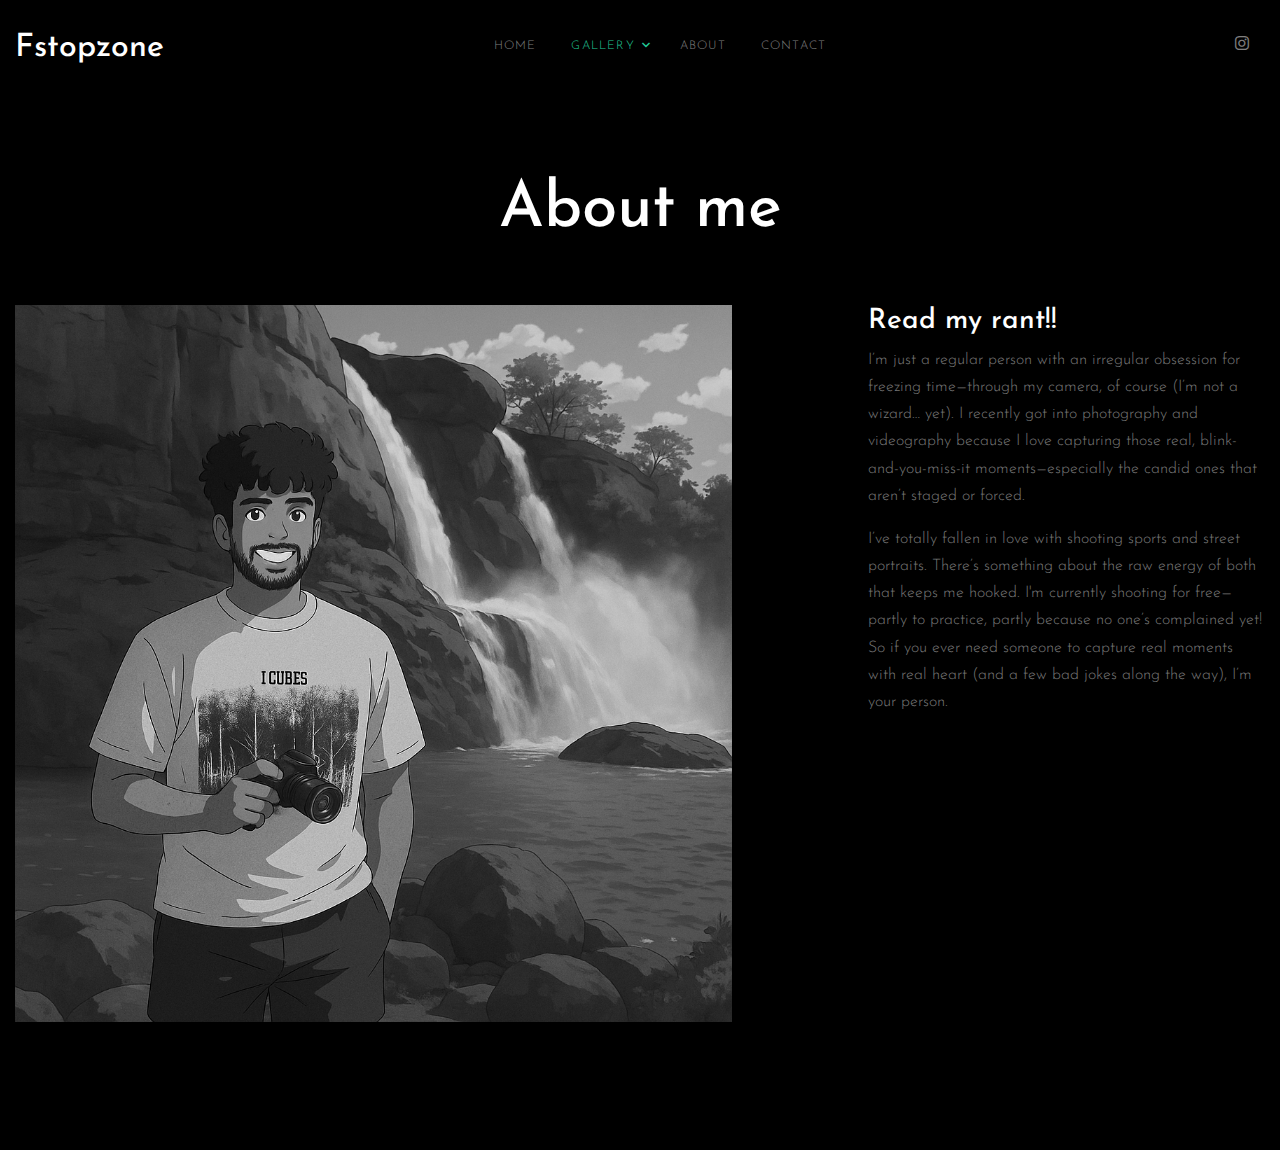
<file: about.html>
<!DOCTYPE html>
<html lang="en">
<head>
  <title>Fstopzone &mdash; Portrait and action photography</title>
  <meta charset="utf-8">
  <meta name="viewport" content="width=device-width, initial-scale=1, shrink-to-fit=no">

  <link href="https://fonts.googleapis.com/css2?family=Josefin+Sans:wght@400;700&family=Roboto+Mono:wght@400;700&display=swap" rel="stylesheet">
  <link rel="stylesheet" href="fonts/icomoon/style.css">

  <link rel="stylesheet" href="css/bootstrap.min.css">
  <link rel="stylesheet" href="css/magnific-popup.css">
  <link rel="stylesheet" href="css/jquery-ui.css">
  <link rel="stylesheet" href="css/owl.carousel.min.css">
  <link rel="stylesheet" href="css/owl.theme.default.min.css">

  <link rel="stylesheet" href="css/lightgallery.min.css">    

  <link rel="stylesheet" href="css/bootstrap-datepicker.css">

  <link rel="stylesheet" href="fonts/flaticon/font/flaticon.css">

  <link rel="stylesheet" href="css/swiper.css">

  <link rel="stylesheet" href="css/aos.css">

  <link rel="stylesheet" href="css/style.css">

</head>
<body>

  <div class="site-wrap">

    <div class="site-mobile-menu">
      <div class="site-mobile-menu-header">
        <div class="site-mobile-menu-close mt-3">
          <span class="icon-close2 js-menu-toggle"></span>
        </div>
      </div>
      <div class="site-mobile-menu-body"></div>
    </div>
    



    <header class="site-navbar py-3" role="banner">

      <div class="container-fluid">
        <div class="row align-items-center">

          <div class="col-6 col-xl-2" data-aos="fade-down">
            <h1 class="mb-0"><a href="index.html" class="text-white h2 mb-0">Fstopzone</a></h1>
          </div>
          <div class="col-10 col-md-8 d-none d-xl-block" data-aos="fade-down">
            <nav class="site-navigation position-relative text-right text-lg-center" role="navigation">

              <ul class="site-menu js-clone-nav mx-auto d-none d-lg-block">
                <li><a href="index.html">Home</a></li>
                <li class="has-children active">
                  <a href="#">Gallery</a>
                  <ul class="dropdown">
                    <li><a href="nature.html">Nature</a></li>
                        <li><a href="portrait.html">Portrait</a></li>
                        <li><a href="street.html">Street</a></li>
                        <li><a href="architecture.html">Architecture</a></li>
                        <li><a href="actionsports.html">Action/Sports</a></li>
                  
                  
                  </ul>
                </li>
                <li><a href="about.html">About</a></li>
                <li><a href="contact.html">Contact</a></li>
              </ul>
            </nav>
          </div>

          <div class="col-6 col-xl-2 text-right" data-aos="fade-down">
            <div class="d-none d-xl-inline-block">
              <ul class="site-menu js-clone-nav ml-auto list-unstyled d-flex text-right mb-0" data-class="social">
                <li>
                  <a href="https://instagram.com/fstopzone" class="pl-3 pr-3"><span class="icon-instagram"></span></a>
                </li>
              </ul>
            </div>

            <div class="d-inline-block d-xl-none ml-md-0 mr-auto py-3" style="position: relative; top: 3px;"><a href="#" class="site-menu-toggle js-menu-toggle text-black"><span class="icon-menu h3"></span></a></div>

          </div>

        </div>
      </div>
      
    </header>



    <div class="site-section"  data-aos="fade">
      <div class="container-fluid">

        <div class="row justify-content-center">

          <div class="col-md-7">
            <div class="row mb-5">
              <div class="col-12 ">
                <h2 class="site-section-heading text-center">About me</h2>
              </div>
            </div>
          </div>

        </div>
        
        <div class="row mb-5">
          <div class="col-md-7">
            <img src="images/me.png" alt="Images" class="img-fluid">
          </div>
          <div class="col-md-4 ml-auto">
            <h3 class="text-white">Read my rant!!</h3>
            <p>I’m just a regular person with an irregular obsession for freezing time—through my camera, of course (I’m not a wizard… yet). I recently got into photography and videography because I love capturing those real, blink-and-you-miss-it moments—especially the candid ones that aren’t staged or forced.</p>
            <p>I’ve totally fallen in love with shooting sports and street portraits. There’s something about the raw energy of both that keeps me hooked. I'm currently shooting for free—partly to practice, partly because no one’s complained yet!
              So if you ever need someone to capture real moments with real heart (and a few bad jokes along the way), I’m your person.</p>
          </div>
        </div>


        
      </div>
    </div>

   
    </div>

    

    
    
  </div>

  <script src="js/jquery-3.3.1.min.js"></script>
  <script src="js/jquery-migrate-3.0.1.min.js"></script>
  <script src="js/jquery-ui.js"></script>
  <script src="js/popper.min.js"></script>
  <script src="js/bootstrap.min.js"></script>
  <script src="js/owl.carousel.min.js"></script>
  <script src="js/jquery.stellar.min.js"></script>
  <script src="js/jquery.countdown.min.js"></script>
  <script src="js/jquery.magnific-popup.min.js"></script>
  <script src="js/bootstrap-datepicker.min.js"></script>
  <script src="js/swiper.min.js"></script>
  <script src="js/aos.js"></script>

  <script src="js/picturefill.min.js"></script>
  <script src="js/lightgallery-all.min.js"></script>
  <script src="js/jquery.mousewheel.min.js"></script>

  <script src="js/main.js"></script>
  
  <script>
    $(document).ready(function(){
      $('#lightgallery').lightGallery();
    });
  </script>

</body>
</html>
</file>
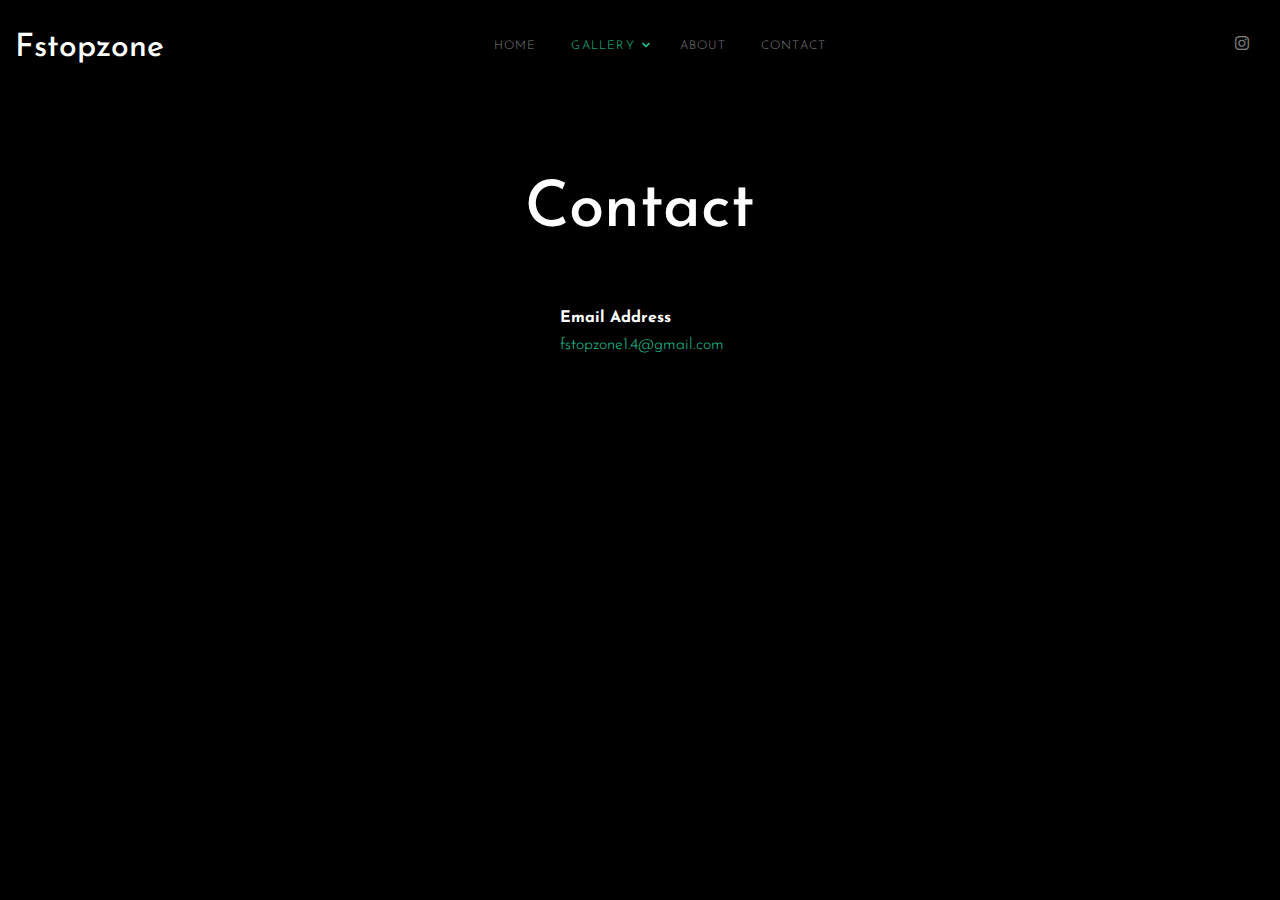
<file: contact.html>
<!DOCTYPE html>
<html lang="en">
<head>
  <title>Fstopzone &mdash; Portrait and action photography</title>
  <meta charset="utf-8">
  <meta name="viewport" content="width=device-width, initial-scale=1, shrink-to-fit=no">

  <link href="https://fonts.googleapis.com/css2?family=Josefin+Sans:wght@400;700&family=Roboto+Mono:wght@400;700&display=swap" rel="stylesheet">
  <link rel="stylesheet" href="fonts/icomoon/style.css">

  <link rel="stylesheet" href="css/bootstrap.min.css">
  <link rel="stylesheet" href="css/magnific-popup.css">
  <link rel="stylesheet" href="css/jquery-ui.css">
  <link rel="stylesheet" href="css/owl.carousel.min.css">
  <link rel="stylesheet" href="css/owl.theme.default.min.css">

  <link rel="stylesheet" href="css/lightgallery.min.css">    

  <link rel="stylesheet" href="css/bootstrap-datepicker.css">

  <link rel="stylesheet" href="fonts/flaticon/font/flaticon.css">

  <link rel="stylesheet" href="css/swiper.css">

  <link rel="stylesheet" href="css/aos.css">

  <link rel="stylesheet" href="css/style.css">

</head>
<body>

  <div class="site-wrap">

    <div class="site-mobile-menu">
      <div class="site-mobile-menu-header">
        <div class="site-mobile-menu-close mt-3">
          <span class="icon-close2 js-menu-toggle"></span>
        </div>
      </div>
      <div class="site-mobile-menu-body"></div>
    </div>
    



    <header class="site-navbar py-3" role="banner">

      <div class="container-fluid">
        <div class="row align-items-center">

          <div class="col-6 col-xl-2" data-aos="fade-down">
            <h1 class="mb-0"><a href="index.html" class="text-white h2 mb-0">Fstopzone</a></h1>
          </div>
          <div class="col-10 col-md-8 d-none d-xl-block" data-aos="fade-down">
            <nav class="site-navigation position-relative text-right text-lg-center" role="navigation">

              <ul class="site-menu js-clone-nav mx-auto d-none d-lg-block">
                <li><a href="index.html">Home</a></li>
                <li class="has-children active">
                  <a href="#">Gallery</a>
                  <ul class="dropdown">
                    <li><a href="nature.html">Nature</a></li>
                    <li><a href="portrait.html">Portrait</a></li>
                    <li><a href="people.html">People</a></li>
                    <li><a href="architecture.html">Architecture</a></li>
                    <li><a href="actionsports.html">Action/Sports</a></li>
                  
                  
                  </ul>
                </li>
                <li><a href="about.html">About</a></li>
                <li><a href="contact.html">Contact</a></li>
              </ul>
            </nav>
          </div>

          <div class="col-6 col-xl-2 text-right" data-aos="fade-down">
            <div class="d-none d-xl-inline-block">
              <ul class="site-menu js-clone-nav ml-auto list-unstyled d-flex text-right mb-0" data-class="social">
                <li>
                  <a href="https://instagram.com/fstopzone" class="pl-3 pr-3"><span class="icon-instagram"></span></a>
                </li>
              </ul>
            </div>

            <div class="d-inline-block d-xl-none ml-md-0 mr-auto py-3" style="position: relative; top: 3px;"><a href="#" class="site-menu-toggle js-menu-toggle text-black"><span class="icon-menu h3"></span></a></div>

          </div>

        </div>
      </div>
      
    </header>



    <div class="site-section"  data-aos="fade">
      <div class="container">

        <div class="row justify-content-center">

          <div class="col-md-7">
            <div class="row mb-5">
              <div class="col-12 ">
                <h2 class="site-section-heading text-center">Contact</h2>
              </div>
            </div>
          </div>

        </div>
        
        <div class="row">
          
          <div class="col-lg-7 ml-auto">
            <div class="mb-3">
              
              <p class="mb-0 font-weight-bold text-white">Email Address</p>
              <p class="mb-0"><a href="#">fstopzone1.4@gmail.com
              </a></p>

            </div>

          </div>
        </div>
      </div>
    </div>

    

    

    
    
  </div>

  <script src="js/jquery-3.3.1.min.js"></script>
  <script src="js/jquery-migrate-3.0.1.min.js"></script>
  <script src="js/jquery-ui.js"></script>
  <script src="js/popper.min.js"></script>
  <script src="js/bootstrap.min.js"></script>
  <script src="js/owl.carousel.min.js"></script>
  <script src="js/jquery.stellar.min.js"></script>
  <script src="js/jquery.countdown.min.js"></script>
  <script src="js/jquery.magnific-popup.min.js"></script>
  <script src="js/bootstrap-datepicker.min.js"></script>
  <script src="js/swiper.min.js"></script>
  <script src="js/aos.js"></script>

  <script src="js/picturefill.min.js"></script>
  <script src="js/lightgallery-all.min.js"></script>
  <script src="js/jquery.mousewheel.min.js"></script>

  <script src="js/main.js"></script>
  
  <script>
    $(document).ready(function(){
      $('#lightgallery').lightGallery();
    });
  </script>

</body>
</html>
</file>
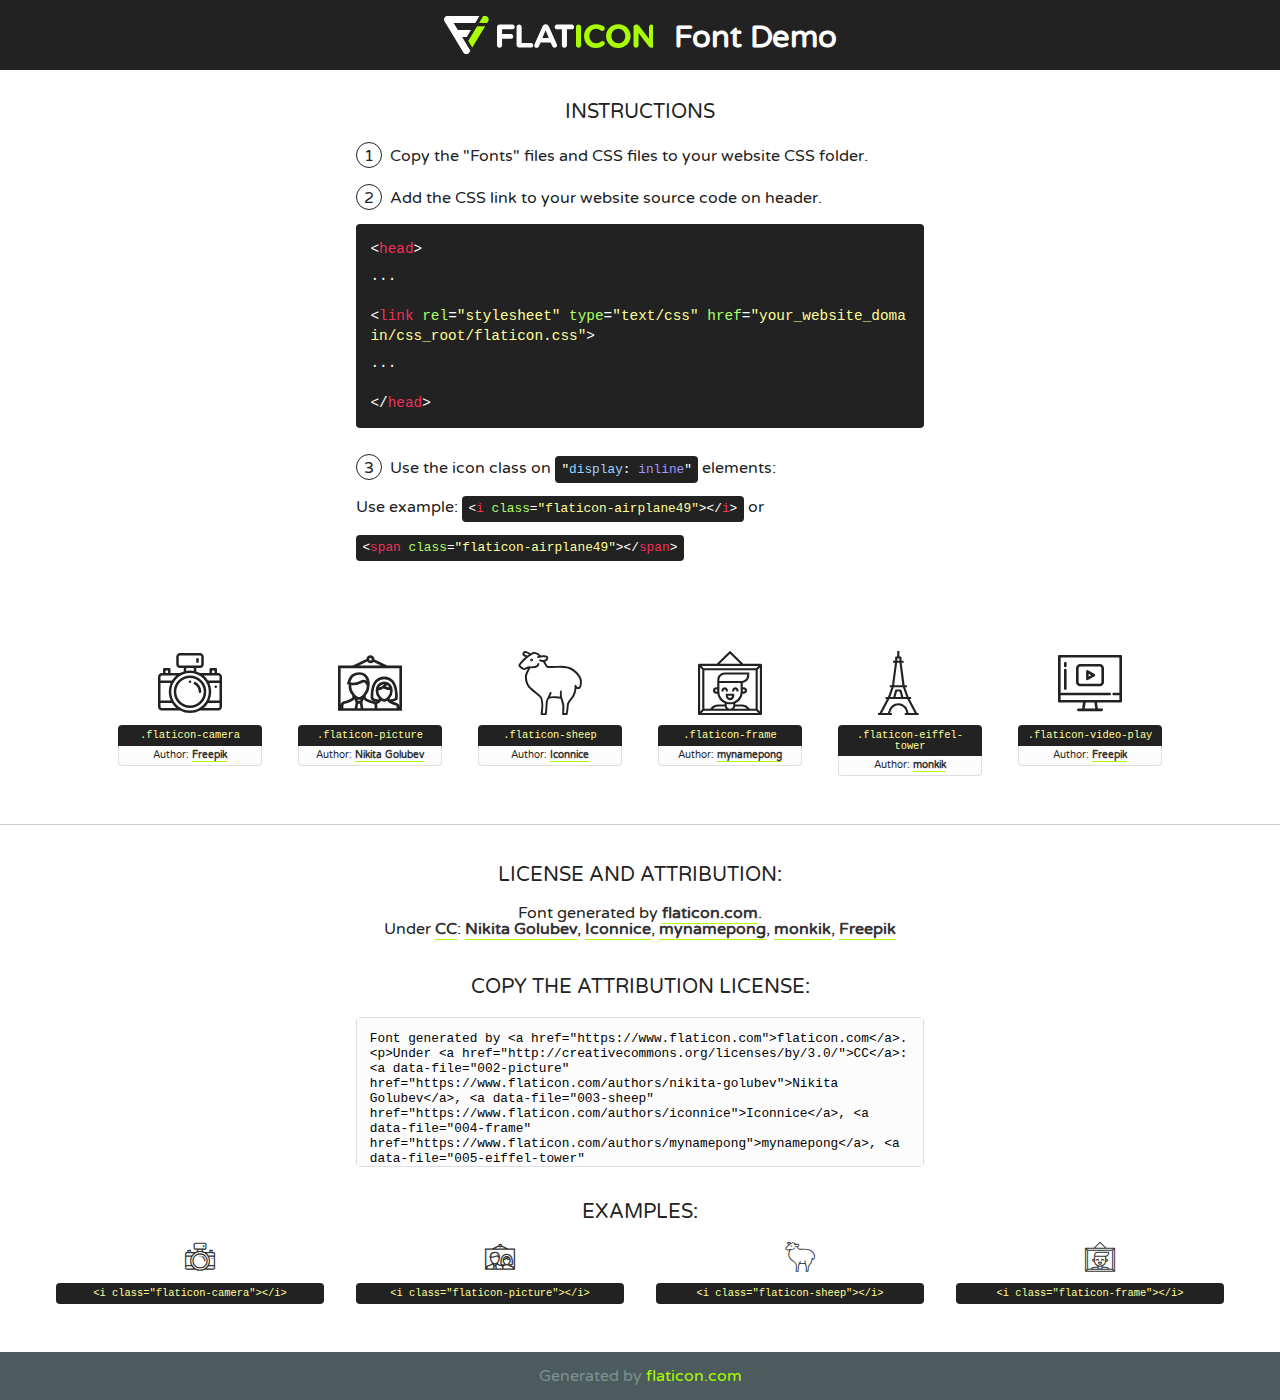
<file: fonts/flaticon/font/flaticon.html>
<!DOCTYPE html>
<!--
  Flaticon icon font: Flaticon
  Creation date: 07/12/2018 03:18
-->
<html>
<!DOCTYPE html>
<html>

<head>
    <title>Flaticon WebFont</title>
    <link href="http://fonts.googleapis.com/css?family=Varela+Round" rel="stylesheet" type="text/css" />
    <link rel="stylesheet" type="text/css" href="flaticon.css">
    <meta charset="UTF-8">
    <style>
    html, body, div, span, applet, object, iframe,
    h1, h2, h3, h4, h5, h6, p, blockquote, pre,
    a, abbr, acronym, address, big, cite, code,
    del, dfn, em, img, ins, kbd, q, s, samp,
    small, strike, strong, sub, sup, tt, var,
    b, u, i, center,
    dl, dt, dd, ol, ul, li,
    fieldset, form, label, legend,
    table, caption, tbody, tfoot, thead, tr, th, td,
    article, aside, canvas, details, embed, 
    figure, figcaption, footer, header, hgroup, 
    menu, nav, output, ruby, section, summary,
    time, mark, audio, video {
        margin: 0;
        padding: 0;
        border: 0;
        font-size: 100%;
        font: inherit;
        vertical-align: baseline;
    }
    /* HTML5 display-role reset for older browsers */
    article, aside, details, figcaption, figure, 
    footer, header, hgroup, menu, nav, section {
        display: block;
    }
    body {
        line-height: 1;
    }
    ol, ul {
        list-style: none;
    }
    blockquote, q {
        quotes: none;
    }
    blockquote:before, blockquote:after,
    q:before, q:after {
        content: '';
        content: none;
    }
    table {
        border-collapse: collapse;
        border-spacing: 0;
    }
    body {
        font-family: 'Varela Round', Helvetica, Arial, sans-serif;
        font-size: 16px;
        color: #222;
    }
    a {
        color: #333;
        border-bottom: 1px solid #a9fd00;
        font-weight: bold;
        text-decoration: none;
    }
    * {
        -moz-box-sizing: border-box;
        -webkit-box-sizing: border-box;
        box-sizing: border-box;
        margin: 0;
        padding: 0;
    }
    [class^="flaticon-"]:before, [class*=" flaticon-"]:before, [class^="flaticon-"]:after, [class*=" flaticon-"]:after {
        font-family: Flaticon;
        font-size: 30px;
        font-style: normal;
        margin-left: 20px;
        color: #333;
    }
    .wrapper {
        max-width: 600px;
        margin: auto;
        padding: 0 1em;
    }
    .title {
        font-size: 1.25em;
        text-align: center;
        margin-bottom: 1em;
        text-transform: uppercase;
    }
    header {
        text-align: center;
        background-color: #222;
        color: #fff;
        padding: 1em;
    }
    header .logo {
        width: 210px;
        height: 38px;
        display: inline-block;
        vertical-align: middle;
        margin-right: 1em;
        border: none;
    }
    header strong {
        font-size: 1.95em;
        font-weight: bold;
        vertical-align: middle;
        margin-top: 5px;
        display: inline-block;
    }
    .demo {
        margin: 2em auto;
        line-height: 1.25em;
    }
    .demo ul li {
        margin-bottom: 1em;
    }
    .demo ul li .num {
        color: #222;
        border-radius: 20px;
        display: inline-block;
        width: 26px;
        padding: 3px;
        height: 26px;
        text-align: center;
        margin-right: 0.5em;
        border: 1px solid #222;
    }
    .demo ul li code {
        background-color: #222;
        border-radius: 4px;
        padding: 0.25em 0.5em;
        display: inline-block;
        color: #fff;
        font-family: Consolas,Monaco,Lucida Console,Liberation Mono,DejaVu Sans Mono,Bitstream Vera Sans Mono,Courier New, monospace;
        font-weight: lighter;
        margin-top: 1em;
        font-size: 0.8em;
        word-break: break-all;
    }
    .demo ul li code.big {
        padding: 1em;
        font-size: 0.9em;
    }
    .demo ul li code .red {
        color: #EF3159;
    }
    .demo ul li code .green {
        color: #ACFF65;
    }
    .demo ul li code .yellow {
        color: #FFFF99;
    }
    .demo ul li code .blue {
        color: #99D3FF;
    }
    .demo ul li code .purple {
        color: #A295FF;
    }
    .demo ul li code .dots {
        margin-top: 0.5em;
        display: block;
    }
    #glyphs {
        border-bottom: 1px solid #ccc;
        padding: 2em 0;
        text-align: center;
    }
    .glyph {
        display: inline-block;
        width: 9em;
        margin: 1em;
        text-align: center;
        vertical-align: top;
        background: #FFF;
    }
    .glyph .glyph-icon {
        padding: 10px;
        display: block;
        font-family:"Flaticon";
        font-size: 64px;
        line-height: 1;
    }
    .glyph .glyph-icon:before {
        font-size: 64px;
        color: #222;
        margin-left: 0;
    }
    .class-name {
        font-size: 0.65em;
        background-color: #222;
        color: #fff;
        border-radius: 4px 4px 0 0;
        padding: 0.5em;
        color: #FFFF99;
        font-family: Consolas,Monaco,Lucida Console,Liberation Mono,DejaVu Sans Mono,Bitstream Vera Sans Mono,Courier New, monospace;
    }
    .author-name {
        font-size: 0.6em;
        background-color: #fcfcfd;
        border: 1px solid #DEDEE4;
        border-top: 0;
        border-radius: 0 0 4px 4px;
        padding: 0.5em;
    }
    .class-name:last-child {
        font-size: 10px;
        color:#888;
    }
    .class-name:last-child a {
        font-size: 10px;
        color:#555;
    }
    .class-name:last-child a:hover {
        color:#a9fd00;
    }
    .glyph > input {
        display: block;
        width: 100px;
        margin: 5px auto;
        text-align: center;
        font-size: 12px;
        cursor: text;
    }
    .glyph > input.icon-input {
        font-family:"Flaticon";
        font-size: 16px;
        margin-bottom: 10px;
    }
    .attribution .title {
        margin-top: 2em;
    }
    .attribution textarea {
        background-color: #fcfcfd;
        padding: 1em;
        border: none;
        box-shadow: none;
        border: 1px solid #DEDEE4;
        border-radius: 4px;
        resize: none;
        width: 100%;
        height: 150px;
        font-size: 0.8em;
        font-family: Consolas,Monaco,Lucida Console,Liberation Mono,DejaVu Sans Mono,Bitstream Vera Sans Mono,Courier New, monospace;
        -webkit-appearance: none;
    }
    .iconsuse {
        margin: 2em auto;
        text-align: center;
        max-width: 1200px;
    }
    .iconsuse:after {
        content: '';
        display: table;
        clear: both;
    }
    .iconsuse .image {
        float: left;
        width: 25%;
        padding: 0 1em;
    }
    .iconsuse .image p {
        margin-bottom: 1em;
    }
    .iconsuse .image span {
        display: block;
        font-size: 0.65em;
        background-color: #222;
        color: #fff;
        border-radius: 4px;
        padding: 0.5em;
        color: #FFFF99;
        margin-top: 1em;
        font-family: Consolas,Monaco,Lucida Console,Liberation Mono,DejaVu Sans Mono,Bitstream Vera Sans Mono,Courier New, monospace;
    }
    #footer {
        text-align: center;
        background-color: #4C5B5C;
        color: #7c9192;
        padding: 1em;
    }
    #footer a {
        border: none;
        color: #a9fd00;
        font-weight: normal;
    }
    @media (max-width: 960px) {
        .iconsuse .image {
            width: 50%;
        }
    }
    @media (max-width: 560px) {
        .iconsuse .image {
            width: 100%;
        }
    }
    </style>
</head>

<body class="characters-off">

    <header>
        <a href="https://www.flaticon.com" target="_blank" class="logo">
            <svg version="1.1" xmlns="http://www.w3.org/2000/svg" xmlns:xlink="http://www.w3.org/1999/xlink" xmlns:a="http://ns.adobe.com/AdobeSVGViewerExtensions/3.0/" viewBox="0 0 560.875 102.036" enable-background="new 0 0 560.875 102.036" xml:space="preserve">
                <defs>
                </defs>
                <g>
                    <g class="letters">
                        <path fill="#ffffff" d="M141.596,29.675c0-3.777,2.985-6.767,6.764-6.767h34.438c3.426,0,6.15,2.728,6.15,6.15
                        c0,3.43-2.724,6.149-6.15,6.149h-27.674v13.091h23.719c3.429,0,6.151,2.724,6.151,6.15c0,3.43-2.723,6.149-6.151,6.149h-23.719
                        v17.574c0,3.773-2.986,6.761-6.764,6.761c-3.779,0-6.764-2.989-6.764-6.761V29.675z"></path>
                        <path fill="#ffffff" d="M193.844,29.149c0-3.781,2.985-6.767,6.764-6.767c3.776,0,6.763,2.985,6.763,6.767v42.957h25.039
                        c3.426,0,6.149,2.726,6.149,6.153c0,3.425-2.723,6.15-6.149,6.15h-31.802c-3.779,0-6.764-2.986-6.764-6.768V29.149z"></path>
                        <path fill="#ffffff" d="M241.891,75.71l21.438-48.407c1.492-3.341,4.215-5.357,7.906-5.357h0.792
                        c3.686,0,6.323,2.017,7.815,5.357l21.439,48.407c0.436,0.967,0.701,1.845,0.701,2.723c0,3.602-2.809,6.501-6.414,6.501
                        c-3.161,0-5.269-1.845-6.499-4.655l-4.132-9.661h-27.059l-4.301,10.102c-1.144,2.631-3.426,4.214-6.237,4.214
                        c-3.517,0-6.24-2.81-6.24-6.325C241.1,77.64,241.451,76.677,241.891,75.71z M279.932,58.666l-8.521-20.297l-8.526,20.297H279.932
                        z"></path>
                        <path fill="#ffffff" d="M314.864,35.387H301.86c-3.429,0-6.239-2.813-6.239-6.238c0-3.429,2.811-6.24,6.239-6.24h39.533
                        c3.426,0,6.237,2.811,6.237,6.24c0,3.425-2.811,6.238-6.237,6.238h-13.001v42.785c0,3.773-2.99,6.761-6.764,6.761
                        c-3.779,0-6.764-2.989-6.764-6.761V35.387z"></path>
                        <path fill="#A9FD00" d="M352.615,29.149c0-3.781,2.985-6.767,6.767-6.767c3.774,0,6.761,2.985,6.761,6.767v49.024
                        c0,3.773-2.987,6.761-6.761,6.761c-3.781,0-6.767-2.989-6.767-6.761V29.149z"></path>
                        <path fill="#A9FD00" d="M374.132,53.836v-0.179c0-17.481,13.178-31.801,32.065-31.801c9.22,0,15.459,2.458,20.557,6.238
                        c1.402,1.054,2.637,2.985,2.637,5.357c0,3.692-2.985,6.59-6.681,6.59c-1.845,0-3.071-0.702-4.044-1.319
                        c-3.776-2.813-7.729-4.393-12.562-4.393c-10.364,0-17.831,8.611-17.831,19.154v0.173c0,10.542,7.291,19.329,17.831,19.329
                        c5.715,0,9.492-1.756,13.359-4.834c1.049-0.874,2.458-1.491,4.039-1.491c3.429,0,6.325,2.813,6.325,6.236
                        c0,2.106-1.056,3.78-2.282,4.834c-5.539,4.834-12.036,7.733-21.878,7.733C387.572,85.464,374.132,71.493,374.132,53.836z"></path>
                        <path fill="#A9FD00" d="M433.009,53.836v-0.179c0-17.481,13.79-31.801,32.766-31.801c18.981,0,32.592,14.143,32.592,31.628v0.173
                        c0,17.483-13.785,31.807-32.769,31.807C446.625,85.464,433.009,71.32,433.009,53.836z M484.224,53.836v-0.179
                        c0-10.539-7.725-19.326-18.626-19.326c-10.893,0-18.449,8.611-18.449,19.154v0.173c0,10.542,7.73,19.329,18.626,19.329
                        C476.676,72.986,484.224,64.378,484.224,53.836z"></path>
                        <path fill="#A9FD00" d="M506.233,29.321c0-3.774,2.99-6.763,6.767-6.763h1.401c3.252,0,5.183,1.583,7.029,3.953l26.093,34.265
                        V29.059c0-3.692,2.99-6.677,6.681-6.677c3.683,0,6.671,2.985,6.671,6.677v48.934c0,3.78-2.987,6.765-6.764,6.765h-0.436
                        c-3.257,0-5.188-1.581-7.034-3.953l-27.056-35.492v32.944c0,3.687-2.985,6.676-6.678,6.676c-3.683,0-6.673-2.989-6.673-6.676
                        V29.321z"></path>
                    </g>
                    <g class="insignia">
                        <path fill="#ffffff" d="M48.372,56.137h12.517l11.156-18.537H37.186L25.688,18.539h57.825L94.668,0H9.271
                        C5.925,0,2.842,1.801,1.198,4.716c-1.644,2.907-1.593,6.482,0.134,9.343l50.38,83.501c1.678,2.781,4.689,4.476,7.938,4.476
                        c3.246,0,6.257-1.695,7.935-4.476l2.898-4.804L48.372,56.137z"></path>
                        <g class="i">
                            <path fill="#A9FD00" d="M93.575,18.539h0.031v0.004l21.652,0.004l2.705-4.488c1.727-2.861,1.778-6.436,0.133-9.343
                            C116.454,1.801,113.371,0,110.026,0h-5.294L93.575,18.539z"></path>
                            <polygon fill="#A9FD00" points="88.291,27.356 64.725,66.486 75.519,84.404 109.942,27.356"></polygon>
                        </g>
                    </g>
                </g>
            </svg>
        </a>
        <strong>Font Demo</strong>
    </header>


    <section class="demo wrapper">

        <p class="title">Instructions</p>

        <ul>
            <li>
                <span class="num">1</span>Copy the "Fonts" files and CSS files to your website CSS folder.
            </li>
            <li>
                <span class="num">2</span>Add the CSS link to your website source code on header.
                <code class="big">
                    &lt;<span class="red">head</span>&gt;
                    <br/><span class="dots">...</span>
                    <br/>&lt;<span class="red">link</span> <span class="green">rel</span>=<span class="yellow">"stylesheet"</span> <span class="green">type</span>=<span class="yellow">"text/css"</span> <span class="green">href</span>=<span class="yellow">"your_website_domain/css_root/flaticon.css"</span>&gt;
                    <br/><span class="dots">...</span>
                    <br/>&lt;/<span class="red">head</span>&gt;
                </code>
            </li>

            <li>
                <p>
                    <span class="num">3</span>Use the icon class on <code>"<span class="blue">display</span>:<span class="purple"> inline</span>"</code> elements:
                    <br />
                    Use example: <code>&lt;<span class="red">i</span> <span class="green">class</span>=<span class="yellow">&quot;flaticon-airplane49&quot;</span>&gt;&lt;/<span class="red">i</span>&gt;</code> or <code>&lt;<span class="red">span</span> <span class="green">class</span>=<span class="yellow">&quot;flaticon-airplane49&quot;</span>&gt;&lt;/<span class="red">span</span>&gt;</code>
            </li>
        </ul>

    </section>




   <section id="glyphs">          
    
      
        <div class="glyph"><div class="glyph-icon flaticon-camera"></div>
            <div class="class-name">.flaticon-camera</div>
            <div class="author-name">Author: <a data-file="001-camera" href="http://www.freepik.com">Freepik</a> </div> 
        </div>        
        
        <div class="glyph"><div class="glyph-icon flaticon-picture"></div>
            <div class="class-name">.flaticon-picture</div>
            <div class="author-name">Author: <a data-file="002-picture" href="https://www.flaticon.com/authors/nikita-golubev">Nikita Golubev</a> </div> 
        </div>        
        
        <div class="glyph"><div class="glyph-icon flaticon-sheep"></div>
            <div class="class-name">.flaticon-sheep</div>
            <div class="author-name">Author: <a data-file="003-sheep" href="https://www.flaticon.com/authors/iconnice">Iconnice</a> </div> 
        </div>        
        
        <div class="glyph"><div class="glyph-icon flaticon-frame"></div>
            <div class="class-name">.flaticon-frame</div>
            <div class="author-name">Author: <a data-file="004-frame" href="https://www.flaticon.com/authors/mynamepong">mynamepong</a> </div> 
        </div>        
        
        <div class="glyph"><div class="glyph-icon flaticon-eiffel-tower"></div>
            <div class="class-name">.flaticon-eiffel-tower</div>
            <div class="author-name">Author: <a data-file="005-eiffel-tower" href="https://www.flaticon.com/authors/monkik">monkik</a> </div> 
        </div>        
        
        <div class="glyph"><div class="glyph-icon flaticon-video-play"></div>
            <div class="class-name">.flaticon-video-play</div>
            <div class="author-name">Author: <a data-file="006-video-play" href="http://www.freepik.com">Freepik</a> </div> 
        </div>        
        

    </section>



    <section class="attribution wrapper"   style="text-align:center;">

      <div class="title">License and attribution:</div><div class="attrDiv">Font generated by <a href="https://www.flaticon.com">flaticon.com</a>. <div><p>Under <a href="http://creativecommons.org/licenses/by/3.0/">CC</a>: <a data-file="002-picture" href="https://www.flaticon.com/authors/nikita-golubev">Nikita Golubev</a>, <a data-file="003-sheep" href="https://www.flaticon.com/authors/iconnice">Iconnice</a>, <a data-file="004-frame" href="https://www.flaticon.com/authors/mynamepong">mynamepong</a>, <a data-file="005-eiffel-tower" href="https://www.flaticon.com/authors/monkik">monkik</a>, <a data-file="001-camera" href="http://www.freepik.com">Freepik</a></p>  </div>
      </div>
      <div class="title">Copy the Attribution License:</div>

    <textarea onclick="this.focus();this.select();">Font generated by &lt;a href=&quot;https://www.flaticon.com&quot;&gt;flaticon.com&lt;/a&gt;. <p>Under <a href="http://creativecommons.org/licenses/by/3.0/">CC</a>: <a data-file="002-picture" href="https://www.flaticon.com/authors/nikita-golubev">Nikita Golubev</a>, <a data-file="003-sheep" href="https://www.flaticon.com/authors/iconnice">Iconnice</a>, <a data-file="004-frame" href="https://www.flaticon.com/authors/mynamepong">mynamepong</a>, <a data-file="005-eiffel-tower" href="https://www.flaticon.com/authors/monkik">monkik</a>, <a data-file="001-camera" href="http://www.freepik.com">Freepik</a></p>  
     </textarea>

    </section>

    <section class="iconsuse">

          <div class="title">Examples:</div>            
             
            <div class="image">
                <p>
                    <i class="glyph-icon flaticon-camera"></i> 
                    <span>&lt;i class=&quot;flaticon-camera&quot;&gt;&lt;/i&gt;</span>
                </p>
            </div>
            
            <div class="image">
                <p>
                    <i class="glyph-icon flaticon-picture"></i> 
                    <span>&lt;i class=&quot;flaticon-picture&quot;&gt;&lt;/i&gt;</span>
                </p>
            </div>
            
            <div class="image">
                <p>
                    <i class="glyph-icon flaticon-sheep"></i> 
                    <span>&lt;i class=&quot;flaticon-sheep&quot;&gt;&lt;/i&gt;</span>
                </p>
            </div>
            
            <div class="image">
                <p>
                    <i class="glyph-icon flaticon-frame"></i> 
                    <span>&lt;i class=&quot;flaticon-frame&quot;&gt;&lt;/i&gt;</span>
                </p>
            </div>
                       
        </div>
                            
    </section>

<div id="footer">
    <div>Generated by <a href="https://www.flaticon.com">flaticon.com</a>
    </div>
</div>



</body>
</html>
</file>
<file: fonts/icomoon/style.css>
@font-face {
  font-family: 'icomoon';
  src:  url('fonts/icomoon.eot?10si43');
  src:  url('fonts/icomoon.eot?10si43#iefix') format('embedded-opentype'),
    url('fonts/icomoon.ttf?10si43') format('truetype'),
    url('fonts/icomoon.woff?10si43') format('woff'),
    url('fonts/icomoon.svg?10si43#icomoon') format('svg');
  font-weight: normal;
  font-style: normal;
}

[class^="icon-"], [class*=" icon-"] {
  /* use !important to prevent issues with browser extensions that change fonts */
  font-family: 'icomoon' !important;
  speak: none;
  font-style: normal;
  font-weight: normal;
  font-variant: normal;
  text-transform: none;
  line-height: 1;

  /* Better Font Rendering =========== */
  -webkit-font-smoothing: antialiased;
  -moz-osx-font-smoothing: grayscale;
}

.icon-asterisk:before {
  content: "\f069";
}
.icon-plus:before {
  content: "\f067";
}
.icon-question:before {
  content: "\f128";
}
.icon-minus:before {
  content: "\f068";
}
.icon-glass:before {
  content: "\f000";
}
.icon-music:before {
  content: "\f001";
}
.icon-search:before {
  content: "\f002";
}
.icon-envelope-o:before {
  content: "\f003";
}
.icon-heart:before {
  content: "\f004";
}
.icon-star:before {
  content: "\f005";
}
.icon-star-o:before {
  content: "\f006";
}
.icon-user:before {
  content: "\f007";
}
.icon-film:before {
  content: "\f008";
}
.icon-th-large:before {
  content: "\f009";
}
.icon-th:before {
  content: "\f00a";
}
.icon-th-list:before {
  content: "\f00b";
}
.icon-check:before {
  content: "\f00c";
}
.icon-close:before {
  content: "\f00d";
}
.icon-remove:before {
  content: "\f00d";
}
.icon-times:before {
  content: "\f00d";
}
.icon-search-plus:before {
  content: "\f00e";
}
.icon-search-minus:before {
  content: "\f010";
}
.icon-power-off:before {
  content: "\f011";
}
.icon-signal:before {
  content: "\f012";
}
.icon-cog:before {
  content: "\f013";
}
.icon-gear:before {
  content: "\f013";
}
.icon-trash-o:before {
  content: "\f014";
}
.icon-home:before {
  content: "\f015";
}
.icon-file-o:before {
  content: "\f016";
}
.icon-clock-o:before {
  content: "\f017";
}
.icon-road:before {
  content: "\f018";
}
.icon-download:before {
  content: "\f019";
}
.icon-arrow-circle-o-down:before {
  content: "\f01a";
}
.icon-arrow-circle-o-up:before {
  content: "\f01b";
}
.icon-inbox:before {
  content: "\f01c";
}
.icon-play-circle-o:before {
  content: "\f01d";
}
.icon-repeat:before {
  content: "\f01e";
}
.icon-rotate-right:before {
  content: "\f01e";
}
.icon-refresh:before {
  content: "\f021";
}
.icon-list-alt:before {
  content: "\f022";
}
.icon-lock:before {
  content: "\f023";
}
.icon-flag:before {
  content: "\f024";
}
.icon-headphones:before {
  content: "\f025";
}
.icon-volume-off:before {
  content: "\f026";
}
.icon-volume-down:before {
  content: "\f027";
}
.icon-volume-up:before {
  content: "\f028";
}
.icon-qrcode:before {
  content: "\f029";
}
.icon-barcode:before {
  content: "\f02a";
}
.icon-tag:before {
  content: "\f02b";
}
.icon-tags:before {
  content: "\f02c";
}
.icon-book:before {
  content: "\f02d";
}
.icon-bookmark:before {
  content: "\f02e";
}
.icon-print:before {
  content: "\f02f";
}
.icon-camera:before {
  content: "\f030";
}
.icon-font:before {
  content: "\f031";
}
.icon-bold:before {
  content: "\f032";
}
.icon-italic:before {
  content: "\f033";
}
.icon-text-height:before {
  content: "\f034";
}
.icon-text-width:before {
  content: "\f035";
}
.icon-align-left:before {
  content: "\f036";
}
.icon-align-center:before {
  content: "\f037";
}
.icon-align-right:before {
  content: "\f038";
}
.icon-align-justify:before {
  content: "\f039";
}
.icon-list:before {
  content: "\f03a";
}
.icon-dedent:before {
  content: "\f03b";
}
.icon-outdent:before {
  content: "\f03b";
}
.icon-indent:before {
  content: "\f03c";
}
.icon-video-camera:before {
  content: "\f03d";
}
.icon-image:before {
  content: "\f03e";
}
.icon-photo:before {
  content: "\f03e";
}
.icon-picture-o:before {
  content: "\f03e";
}
.icon-pencil:before {
  content: "\f040";
}
.icon-map-marker:before {
  content: "\f041";
}
.icon-adjust:before {
  content: "\f042";
}
.icon-tint:before {
  content: "\f043";
}
.icon-edit:before {
  content: "\f044";
}
.icon-pencil-square-o:before {
  content: "\f044";
}
.icon-share-square-o:before {
  content: "\f045";
}
.icon-check-square-o:before {
  content: "\f046";
}
.icon-arrows:before {
  content: "\f047";
}
.icon-step-backward:before {
  content: "\f048";
}
.icon-fast-backward:before {
  content: "\f049";
}
.icon-backward:before {
  content: "\f04a";
}
.icon-play:before {
  content: "\f04b";
}
.icon-pause:before {
  content: "\f04c";
}
.icon-stop:before {
  content: "\f04d";
}
.icon-forward:before {
  content: "\f04e";
}
.icon-fast-forward:before {
  content: "\f050";
}
.icon-step-forward:before {
  content: "\f051";
}
.icon-eject:before {
  content: "\f052";
}
.icon-chevron-left:before {
  content: "\f053";
}
.icon-chevron-right:before {
  content: "\f054";
}
.icon-plus-circle:before {
  content: "\f055";
}
.icon-minus-circle:before {
  content: "\f056";
}
.icon-times-circle:before {
  content: "\f057";
}
.icon-check-circle:before {
  content: "\f058";
}
.icon-question-circle:before {
  content: "\f059";
}
.icon-info-circle:before {
  content: "\f05a";
}
.icon-crosshairs:before {
  content: "\f05b";
}
.icon-times-circle-o:before {
  content: "\f05c";
}
.icon-check-circle-o:before {
  content: "\f05d";
}
.icon-ban:before {
  content: "\f05e";
}
.icon-arrow-left:before {
  content: "\f060";
}
.icon-arrow-right:before {
  content: "\f061";
}
.icon-arrow-up:before {
  content: "\f062";
}
.icon-arrow-down:before {
  content: "\f063";
}
.icon-mail-forward:before {
  content: "\f064";
}
.icon-share:before {
  content: "\f064";
}
.icon-expand:before {
  content: "\f065";
}
.icon-compress:before {
  content: "\f066";
}
.icon-exclamation-circle:before {
  content: "\f06a";
}
.icon-gift:before {
  content: "\f06b";
}
.icon-leaf:before {
  content: "\f06c";
}
.icon-fire:before {
  content: "\f06d";
}
.icon-eye:before {
  content: "\f06e";
}
.icon-eye-slash:before {
  content: "\f070";
}
.icon-exclamation-triangle:before {
  content: "\f071";
}
.icon-warning:before {
  content: "\f071";
}
.icon-plane:before {
  content: "\f072";
}
.icon-calendar:before {
  content: "\f073";
}
.icon-random:before {
  content: "\f074";
}
.icon-comment:before {
  content: "\f075";
}
.icon-magnet:before {
  content: "\f076";
}
.icon-chevron-up:before {
  content: "\f077";
}
.icon-chevron-down:before {
  content: "\f078";
}
.icon-retweet:before {
  content: "\f079";
}
.icon-shopping-cart:before {
  content: "\f07a";
}
.icon-folder:before {
  content: "\f07b";
}
.icon-folder-open:before {
  content: "\f07c";
}
.icon-arrows-v:before {
  content: "\f07d";
}
.icon-arrows-h:before {
  content: "\f07e";
}
.icon-bar-chart:before {
  content: "\f080";
}
.icon-bar-chart-o:before {
  content: "\f080";
}
.icon-twitter-square:before {
  content: "\f081";
}
.icon-facebook-square:before {
  content: "\f082";
}
.icon-camera-retro:before {
  content: "\f083";
}
.icon-key:before {
  content: "\f084";
}
.icon-cogs:before {
  content: "\f085";
}
.icon-gears:before {
  content: "\f085";
}
.icon-comments:before {
  content: "\f086";
}
.icon-thumbs-o-up:before {
  content: "\f087";
}
.icon-thumbs-o-down:before {
  content: "\f088";
}
.icon-star-half:before {
  content: "\f089";
}
.icon-heart-o:before {
  content: "\f08a";
}
.icon-sign-out:before {
  content: "\f08b";
}
.icon-linkedin-square:before {
  content: "\f08c";
}
.icon-thumb-tack:before {
  content: "\f08d";
}
.icon-external-link:before {
  content: "\f08e";
}
.icon-sign-in:before {
  content: "\f090";
}
.icon-trophy:before {
  content: "\f091";
}
.icon-github-square:before {
  content: "\f092";
}
.icon-upload:before {
  content: "\f093";
}
.icon-lemon-o:before {
  content: "\f094";
}
.icon-phone:before {
  content: "\f095";
}
.icon-square-o:before {
  content: "\f096";
}
.icon-bookmark-o:before {
  content: "\f097";
}
.icon-phone-square:before {
  content: "\f098";
}
.icon-twitter:before {
  content: "\f099";
}
.icon-facebook:before {
  content: "\f09a";
}
.icon-facebook-f:before {
  content: "\f09a";
}
.icon-github:before {
  content: "\f09b";
}
.icon-unlock:before {
  content: "\f09c";
}
.icon-credit-card:before {
  content: "\f09d";
}
.icon-feed:before {
  content: "\f09e";
}
.icon-rss:before {
  content: "\f09e";
}
.icon-hdd-o:before {
  content: "\f0a0";
}
.icon-bullhorn:before {
  content: "\f0a1";
}
.icon-bell-o:before {
  content: "\f0a2";
}
.icon-certificate:before {
  content: "\f0a3";
}
.icon-hand-o-right:before {
  content: "\f0a4";
}
.icon-hand-o-left:before {
  content: "\f0a5";
}
.icon-hand-o-up:before {
  content: "\f0a6";
}
.icon-hand-o-down:before {
  content: "\f0a7";
}
.icon-arrow-circle-left:before {
  content: "\f0a8";
}
.icon-arrow-circle-right:before {
  content: "\f0a9";
}
.icon-arrow-circle-up:before {
  content: "\f0aa";
}
.icon-arrow-circle-down:before {
  content: "\f0ab";
}
.icon-globe:before {
  content: "\f0ac";
}
.icon-wrench:before {
  content: "\f0ad";
}
.icon-tasks:before {
  content: "\f0ae";
}
.icon-filter:before {
  content: "\f0b0";
}
.icon-briefcase:before {
  content: "\f0b1";
}
.icon-arrows-alt:before {
  content: "\f0b2";
}
.icon-group:before {
  content: "\f0c0";
}
.icon-users:before {
  content: "\f0c0";
}
.icon-chain:before {
  content: "\f0c1";
}
.icon-link:before {
  content: "\f0c1";
}
.icon-cloud:before {
  content: "\f0c2";
}
.icon-flask:before {
  content: "\f0c3";
}
.icon-cut:before {
  content: "\f0c4";
}
.icon-scissors:before {
  content: "\f0c4";
}
.icon-copy:before {
  content: "\f0c5";
}
.icon-files-o:before {
  content: "\f0c5";
}
.icon-paperclip:before {
  content: "\f0c6";
}
.icon-floppy-o:before {
  content: "\f0c7";
}
.icon-save:before {
  content: "\f0c7";
}
.icon-square:before {
  content: "\f0c8";
}
.icon-bars:before {
  content: "\f0c9";
}
.icon-navicon:before {
  content: "\f0c9";
}
.icon-reorder:before {
  content: "\f0c9";
}
.icon-list-ul:before {
  content: "\f0ca";
}
.icon-list-ol:before {
  content: "\f0cb";
}
.icon-strikethrough:before {
  content: "\f0cc";
}
.icon-underline:before {
  content: "\f0cd";
}
.icon-table:before {
  content: "\f0ce";
}
.icon-magic:before {
  content: "\f0d0";
}
.icon-truck:before {
  content: "\f0d1";
}
.icon-pinterest:before {
  content: "\f0d2";
}
.icon-pinterest-square:before {
  content: "\f0d3";
}
.icon-google-plus-square:before {
  content: "\f0d4";
}
.icon-google-plus:before {
  content: "\f0d5";
}
.icon-money:before {
  content: "\f0d6";
}
.icon-caret-down:before {
  content: "\f0d7";
}
.icon-caret-up:before {
  content: "\f0d8";
}
.icon-caret-left:before {
  content: "\f0d9";
}
.icon-caret-right:before {
  content: "\f0da";
}
.icon-columns:before {
  content: "\f0db";
}
.icon-sort:before {
  content: "\f0dc";
}
.icon-unsorted:before {
  content: "\f0dc";
}
.icon-sort-desc:before {
  content: "\f0dd";
}
.icon-sort-down:before {
  content: "\f0dd";
}
.icon-sort-asc:before {
  content: "\f0de";
}
.icon-sort-up:before {
  content: "\f0de";
}
.icon-envelope:before {
  content: "\f0e0";
}
.icon-linkedin:before {
  content: "\f0e1";
}
.icon-rotate-left:before {
  content: "\f0e2";
}
.icon-undo:before {
  content: "\f0e2";
}
.icon-gavel:before {
  content: "\f0e3";
}
.icon-legal:before {
  content: "\f0e3";
}
.icon-dashboard:before {
  content: "\f0e4";
}
.icon-tachometer:before {
  content: "\f0e4";
}
.icon-comment-o:before {
  content: "\f0e5";
}
.icon-comments-o:before {
  content: "\f0e6";
}
.icon-bolt:before {
  content: "\f0e7";
}
.icon-flash:before {
  content: "\f0e7";
}
.icon-sitemap:before {
  content: "\f0e8";
}
.icon-umbrella:before {
  content: "\f0e9";
}
.icon-clipboard:before {
  content: "\f0ea";
}
.icon-paste:before {
  content: "\f0ea";
}
.icon-lightbulb-o:before {
  content: "\f0eb";
}
.icon-exchange:before {
  content: "\f0ec";
}
.icon-cloud-download:before {
  content: "\f0ed";
}
.icon-cloud-upload:before {
  content: "\f0ee";
}
.icon-user-md:before {
  content: "\f0f0";
}
.icon-stethoscope:before {
  content: "\f0f1";
}
.icon-suitcase:before {
  content: "\f0f2";
}
.icon-bell:before {
  content: "\f0f3";
}
.icon-coffee:before {
  content: "\f0f4";
}
.icon-cutlery:before {
  content: "\f0f5";
}
.icon-file-text-o:before {
  content: "\f0f6";
}
.icon-building-o:before {
  content: "\f0f7";
}
.icon-hospital-o:before {
  content: "\f0f8";
}
.icon-ambulance:before {
  content: "\f0f9";
}
.icon-medkit:before {
  content: "\f0fa";
}
.icon-fighter-jet:before {
  content: "\f0fb";
}
.icon-beer:before {
  content: "\f0fc";
}
.icon-h-square:before {
  content: "\f0fd";
}
.icon-plus-square:before {
  content: "\f0fe";
}
.icon-angle-double-left:before {
  content: "\f100";
}
.icon-angle-double-right:before {
  content: "\f101";
}
.icon-angle-double-up:before {
  content: "\f102";
}
.icon-angle-double-down:before {
  content: "\f103";
}
.icon-angle-left:before {
  content: "\f104";
}
.icon-angle-right:before {
  content: "\f105";
}
.icon-angle-up:before {
  content: "\f106";
}
.icon-angle-down:before {
  content: "\f107";
}
.icon-desktop:before {
  content: "\f108";
}
.icon-laptop:before {
  content: "\f109";
}
.icon-tablet:before {
  content: "\f10a";
}
.icon-mobile:before {
  content: "\f10b";
}
.icon-mobile-phone:before {
  content: "\f10b";
}
.icon-circle-o:before {
  content: "\f10c";
}
.icon-quote-left:before {
  content: "\f10d";
}
.icon-quote-right:before {
  content: "\f10e";
}
.icon-spinner:before {
  content: "\f110";
}
.icon-circle:before {
  content: "\f111";
}
.icon-mail-reply:before {
  content: "\f112";
}
.icon-reply:before {
  content: "\f112";
}
.icon-github-alt:before {
  content: "\f113";
}
.icon-folder-o:before {
  content: "\f114";
}
.icon-folder-open-o:before {
  content: "\f115";
}
.icon-smile-o:before {
  content: "\f118";
}
.icon-frown-o:before {
  content: "\f119";
}
.icon-meh-o:before {
  content: "\f11a";
}
.icon-gamepad:before {
  content: "\f11b";
}
.icon-keyboard-o:before {
  content: "\f11c";
}
.icon-flag-o:before {
  content: "\f11d";
}
.icon-flag-checkered:before {
  content: "\f11e";
}
.icon-terminal:before {
  content: "\f120";
}
.icon-code:before {
  content: "\f121";
}
.icon-mail-reply-all:before {
  content: "\f122";
}
.icon-reply-all:before {
  content: "\f122";
}
.icon-star-half-empty:before {
  content: "\f123";
}
.icon-star-half-full:before {
  content: "\f123";
}
.icon-star-half-o:before {
  content: "\f123";
}
.icon-location-arrow:before {
  content: "\f124";
}
.icon-crop:before {
  content: "\f125";
}
.icon-code-fork:before {
  content: "\f126";
}
.icon-chain-broken:before {
  content: "\f127";
}
.icon-unlink:before {
  content: "\f127";
}
.icon-info:before {
  content: "\f129";
}
.icon-exclamation:before {
  content: "\f12a";
}
.icon-superscript:before {
  content: "\f12b";
}
.icon-subscript:before {
  content: "\f12c";
}
.icon-eraser:before {
  content: "\f12d";
}
.icon-puzzle-piece:before {
  content: "\f12e";
}
.icon-microphone:before {
  content: "\f130";
}
.icon-microphone-slash:before {
  content: "\f131";
}
.icon-shield:before {
  content: "\f132";
}
.icon-calendar-o:before {
  content: "\f133";
}
.icon-fire-extinguisher:before {
  content: "\f134";
}
.icon-rocket:before {
  content: "\f135";
}
.icon-maxcdn:before {
  content: "\f136";
}
.icon-chevron-circle-left:before {
  content: "\f137";
}
.icon-chevron-circle-right:before {
  content: "\f138";
}
.icon-chevron-circle-up:before {
  content: "\f139";
}
.icon-chevron-circle-down:before {
  content: "\f13a";
}
.icon-html5:before {
  content: "\f13b";
}
.icon-css3:before {
  content: "\f13c";
}
.icon-anchor:before {
  content: "\f13d";
}
.icon-unlock-alt:before {
  content: "\f13e";
}
.icon-bullseye:before {
  content: "\f140";
}
.icon-ellipsis-h:before {
  content: "\f141";
}
.icon-ellipsis-v:before {
  content: "\f142";
}
.icon-rss-square:before {
  content: "\f143";
}
.icon-play-circle:before {
  content: "\f144";
}
.icon-ticket:before {
  content: "\f145";
}
.icon-minus-square:before {
  content: "\f146";
}
.icon-minus-square-o:before {
  content: "\f147";
}
.icon-level-up:before {
  content: "\f148";
}
.icon-level-down:before {
  content: "\f149";
}
.icon-check-square:before {
  content: "\f14a";
}
.icon-pencil-square:before {
  content: "\f14b";
}
.icon-external-link-square:before {
  content: "\f14c";
}
.icon-share-square:before {
  content: "\f14d";
}
.icon-compass:before {
  content: "\f14e";
}
.icon-caret-square-o-down:before {
  content: "\f150";
}
.icon-toggle-down:before {
  content: "\f150";
}
.icon-caret-square-o-up:before {
  content: "\f151";
}
.icon-toggle-up:before {
  content: "\f151";
}
.icon-caret-square-o-right:before {
  content: "\f152";
}
.icon-toggle-right:before {
  content: "\f152";
}
.icon-eur:before {
  content: "\f153";
}
.icon-euro:before {
  content: "\f153";
}
.icon-gbp:before {
  content: "\f154";
}
.icon-dollar:before {
  content: "\f155";
}
.icon-usd:before {
  content: "\f155";
}
.icon-inr:before {
  content: "\f156";
}
.icon-rupee:before {
  content: "\f156";
}
.icon-cny:before {
  content: "\f157";
}
.icon-jpy:before {
  content: "\f157";
}
.icon-rmb:before {
  content: "\f157";
}
.icon-yen:before {
  content: "\f157";
}
.icon-rouble:before {
  content: "\f158";
}
.icon-rub:before {
  content: "\f158";
}
.icon-ruble:before {
  content: "\f158";
}
.icon-krw:before {
  content: "\f159";
}
.icon-won:before {
  content: "\f159";
}
.icon-bitcoin:before {
  content: "\f15a";
}
.icon-btc:before {
  content: "\f15a";
}
.icon-file:before {
  content: "\f15b";
}
.icon-file-text:before {
  content: "\f15c";
}
.icon-sort-alpha-asc:before {
  content: "\f15d";
}
.icon-sort-alpha-desc:before {
  content: "\f15e";
}
.icon-sort-amount-asc:before {
  content: "\f160";
}
.icon-sort-amount-desc:before {
  content: "\f161";
}
.icon-sort-numeric-asc:before {
  content: "\f162";
}
.icon-sort-numeric-desc:before {
  content: "\f163";
}
.icon-thumbs-up:before {
  content: "\f164";
}
.icon-thumbs-down:before {
  content: "\f165";
}
.icon-youtube-square:before {
  content: "\f166";
}
.icon-youtube:before {
  content: "\f167";
}
.icon-xing:before {
  content: "\f168";
}
.icon-xing-square:before {
  content: "\f169";
}
.icon-youtube-play:before {
  content: "\f16a";
}
.icon-dropbox:before {
  content: "\f16b";
}
.icon-stack-overflow:before {
  content: "\f16c";
}
.icon-instagram:before {
  content: "\f16d";
}
.icon-flickr:before {
  content: "\f16e";
}
.icon-adn:before {
  content: "\f170";
}
.icon-bitbucket:before {
  content: "\f171";
}
.icon-bitbucket-square:before {
  content: "\f172";
}
.icon-tumblr:before {
  content: "\f173";
}
.icon-tumblr-square:before {
  content: "\f174";
}
.icon-long-arrow-down:before {
  content: "\f175";
}
.icon-long-arrow-up:before {
  content: "\f176";
}
.icon-long-arrow-left:before {
  content: "\f177";
}
.icon-long-arrow-right:before {
  content: "\f178";
}
.icon-apple:before {
  content: "\f179";
}
.icon-windows:before {
  content: "\f17a";
}
.icon-android:before {
  content: "\f17b";
}
.icon-linux:before {
  content: "\f17c";
}
.icon-dribbble:before {
  content: "\f17d";
}
.icon-skype:before {
  content: "\f17e";
}
.icon-foursquare:before {
  content: "\f180";
}
.icon-trello:before {
  content: "\f181";
}
.icon-female:before {
  content: "\f182";
}
.icon-male:before {
  content: "\f183";
}
.icon-gittip:before {
  content: "\f184";
}
.icon-gratipay:before {
  content: "\f184";
}
.icon-sun-o:before {
  content: "\f185";
}
.icon-moon-o:before {
  content: "\f186";
}
.icon-archive:before {
  content: "\f187";
}
.icon-bug:before {
  content: "\f188";
}
.icon-vk:before {
  content: "\f189";
}
.icon-weibo:before {
  content: "\f18a";
}
.icon-renren:before {
  content: "\f18b";
}
.icon-pagelines:before {
  content: "\f18c";
}
.icon-stack-exchange:before {
  content: "\f18d";
}
.icon-arrow-circle-o-right:before {
  content: "\f18e";
}
.icon-arrow-circle-o-left:before {
  content: "\f190";
}
.icon-caret-square-o-left:before {
  content: "\f191";
}
.icon-toggle-left:before {
  content: "\f191";
}
.icon-dot-circle-o:before {
  content: "\f192";
}
.icon-wheelchair:before {
  content: "\f193";
}
.icon-vimeo-square:before {
  content: "\f194";
}
.icon-try:before {
  content: "\f195";
}
.icon-turkish-lira:before {
  content: "\f195";
}
.icon-plus-square-o:before {
  content: "\f196";
}
.icon-space-shuttle:before {
  content: "\f197";
}
.icon-slack:before {
  content: "\f198";
}
.icon-envelope-square:before {
  content: "\f199";
}
.icon-wordpress:before {
  content: "\f19a";
}
.icon-openid:before {
  content: "\f19b";
}
.icon-bank:before {
  content: "\f19c";
}
.icon-institution:before {
  content: "\f19c";
}
.icon-university:before {
  content: "\f19c";
}
.icon-graduation-cap:before {
  content: "\f19d";
}
.icon-mortar-board:before {
  content: "\f19d";
}
.icon-yahoo:before {
  content: "\f19e";
}
.icon-google:before {
  content: "\f1a0";
}
.icon-reddit:before {
  content: "\f1a1";
}
.icon-reddit-square:before {
  content: "\f1a2";
}
.icon-stumbleupon-circle:before {
  content: "\f1a3";
}
.icon-stumbleupon:before {
  content: "\f1a4";
}
.icon-delicious:before {
  content: "\f1a5";
}
.icon-digg:before {
  content: "\f1a6";
}
.icon-pied-piper-pp:before {
  content: "\f1a7";
}
.icon-pied-piper-alt:before {
  content: "\f1a8";
}
.icon-drupal:before {
  content: "\f1a9";
}
.icon-joomla:before {
  content: "\f1aa";
}
.icon-language:before {
  content: "\f1ab";
}
.icon-fax:before {
  content: "\f1ac";
}
.icon-building:before {
  content: "\f1ad";
}
.icon-child:before {
  content: "\f1ae";
}
.icon-paw:before {
  content: "\f1b0";
}
.icon-spoon:before {
  content: "\f1b1";
}
.icon-cube:before {
  content: "\f1b2";
}
.icon-cubes:before {
  content: "\f1b3";
}
.icon-behance:before {
  content: "\f1b4";
}
.icon-behance-square:before {
  content: "\f1b5";
}
.icon-steam:before {
  content: "\f1b6";
}
.icon-steam-square:before {
  content: "\f1b7";
}
.icon-recycle:before {
  content: "\f1b8";
}
.icon-automobile:before {
  content: "\f1b9";
}
.icon-car:before {
  content: "\f1b9";
}
.icon-cab:before {
  content: "\f1ba";
}
.icon-taxi:before {
  content: "\f1ba";
}
.icon-tree:before {
  content: "\f1bb";
}
.icon-spotify:before {
  content: "\f1bc";
}
.icon-deviantart:before {
  content: "\f1bd";
}
.icon-soundcloud:before {
  content: "\f1be";
}
.icon-database:before {
  content: "\f1c0";
}
.icon-file-pdf-o:before {
  content: "\f1c1";
}
.icon-file-word-o:before {
  content: "\f1c2";
}
.icon-file-excel-o:before {
  content: "\f1c3";
}
.icon-file-powerpoint-o:before {
  content: "\f1c4";
}
.icon-file-image-o:before {
  content: "\f1c5";
}
.icon-file-photo-o:before {
  content: "\f1c5";
}
.icon-file-picture-o:before {
  content: "\f1c5";
}
.icon-file-archive-o:before {
  content: "\f1c6";
}
.icon-file-zip-o:before {
  content: "\f1c6";
}
.icon-file-audio-o:before {
  content: "\f1c7";
}
.icon-file-sound-o:before {
  content: "\f1c7";
}
.icon-file-movie-o:before {
  content: "\f1c8";
}
.icon-file-video-o:before {
  content: "\f1c8";
}
.icon-file-code-o:before {
  content: "\f1c9";
}
.icon-vine:before {
  content: "\f1ca";
}
.icon-codepen:before {
  content: "\f1cb";
}
.icon-jsfiddle:before {
  content: "\f1cc";
}
.icon-life-bouy:before {
  content: "\f1cd";
}
.icon-life-buoy:before {
  content: "\f1cd";
}
.icon-life-ring:before {
  content: "\f1cd";
}
.icon-life-saver:before {
  content: "\f1cd";
}
.icon-support:before {
  content: "\f1cd";
}
.icon-circle-o-notch:before {
  content: "\f1ce";
}
.icon-ra:before {
  content: "\f1d0";
}
.icon-rebel:before {
  content: "\f1d0";
}
.icon-resistance:before {
  content: "\f1d0";
}
.icon-empire:before {
  content: "\f1d1";
}
.icon-ge:before {
  content: "\f1d1";
}
.icon-git-square:before {
  content: "\f1d2";
}
.icon-git:before {
  content: "\f1d3";
}
.icon-hacker-news:before {
  content: "\f1d4";
}
.icon-y-combinator-square:before {
  content: "\f1d4";
}
.icon-yc-square:before {
  content: "\f1d4";
}
.icon-tencent-weibo:before {
  content: "\f1d5";
}
.icon-qq:before {
  content: "\f1d6";
}
.icon-wechat:before {
  content: "\f1d7";
}
.icon-weixin:before {
  content: "\f1d7";
}
.icon-paper-plane:before {
  content: "\f1d8";
}
.icon-send:before {
  content: "\f1d8";
}
.icon-paper-plane-o:before {
  content: "\f1d9";
}
.icon-send-o:before {
  content: "\f1d9";
}
.icon-history:before {
  content: "\f1da";
}
.icon-circle-thin:before {
  content: "\f1db";
}
.icon-header:before {
  content: "\f1dc";
}
.icon-paragraph:before {
  content: "\f1dd";
}
.icon-sliders:before {
  content: "\f1de";
}
.icon-share-alt:before {
  content: "\f1e0";
}
.icon-share-alt-square:before {
  content: "\f1e1";
}
.icon-bomb:before {
  content: "\f1e2";
}
.icon-futbol-o:before {
  content: "\f1e3";
}
.icon-soccer-ball-o:before {
  content: "\f1e3";
}
.icon-tty:before {
  content: "\f1e4";
}
.icon-binoculars:before {
  content: "\f1e5";
}
.icon-plug:before {
  content: "\f1e6";
}
.icon-slideshare:before {
  content: "\f1e7";
}
.icon-twitch:before {
  content: "\f1e8";
}
.icon-yelp:before {
  content: "\f1e9";
}
.icon-newspaper-o:before {
  content: "\f1ea";
}
.icon-wifi:before {
  content: "\f1eb";
}
.icon-calculator:before {
  content: "\f1ec";
}
.icon-paypal:before {
  content: "\f1ed";
}
.icon-google-wallet:before {
  content: "\f1ee";
}
.icon-cc-visa:before {
  content: "\f1f0";
}
.icon-cc-mastercard:before {
  content: "\f1f1";
}
.icon-cc-discover:before {
  content: "\f1f2";
}
.icon-cc-amex:before {
  content: "\f1f3";
}
.icon-cc-paypal:before {
  content: "\f1f4";
}
.icon-cc-stripe:before {
  content: "\f1f5";
}
.icon-bell-slash:before {
  content: "\f1f6";
}
.icon-bell-slash-o:before {
  content: "\f1f7";
}
.icon-trash:before {
  content: "\f1f8";
}
.icon-copyright:before {
  content: "\f1f9";
}
.icon-at:before {
  content: "\f1fa";
}
.icon-eyedropper:before {
  content: "\f1fb";
}
.icon-paint-brush:before {
  content: "\f1fc";
}
.icon-birthday-cake:before {
  content: "\f1fd";
}
.icon-area-chart:before {
  content: "\f1fe";
}
.icon-pie-chart:before {
  content: "\f200";
}
.icon-line-chart:before {
  content: "\f201";
}
.icon-lastfm:before {
  content: "\f202";
}
.icon-lastfm-square:before {
  content: "\f203";
}
.icon-toggle-off:before {
  content: "\f204";
}
.icon-toggle-on:before {
  content: "\f205";
}
.icon-bicycle:before {
  content: "\f206";
}
.icon-bus:before {
  content: "\f207";
}
.icon-ioxhost:before {
  content: "\f208";
}
.icon-angellist:before {
  content: "\f209";
}
.icon-cc:before {
  content: "\f20a";
}
.icon-ils:before {
  content: "\f20b";
}
.icon-shekel:before {
  content: "\f20b";
}
.icon-sheqel:before {
  content: "\f20b";
}
.icon-meanpath:before {
  content: "\f20c";
}
.icon-buysellads:before {
  content: "\f20d";
}
.icon-connectdevelop:before {
  content: "\f20e";
}
.icon-dashcube:before {
  content: "\f210";
}
.icon-forumbee:before {
  content: "\f211";
}
.icon-leanpub:before {
  content: "\f212";
}
.icon-sellsy:before {
  content: "\f213";
}
.icon-shirtsinbulk:before {
  content: "\f214";
}
.icon-simplybuilt:before {
  content: "\f215";
}
.icon-skyatlas:before {
  content: "\f216";
}
.icon-cart-plus:before {
  content: "\f217";
}
.icon-cart-arrow-down:before {
  content: "\f218";
}
.icon-diamond:before {
  content: "\f219";
}
.icon-ship:before {
  content: "\f21a";
}
.icon-user-secret:before {
  content: "\f21b";
}
.icon-motorcycle:before {
  content: "\f21c";
}
.icon-street-view:before {
  content: "\f21d";
}
.icon-heartbeat:before {
  content: "\f21e";
}
.icon-venus:before {
  content: "\f221";
}
.icon-mars:before {
  content: "\f222";
}
.icon-mercury:before {
  content: "\f223";
}
.icon-intersex:before {
  content: "\f224";
}
.icon-transgender:before {
  content: "\f224";
}
.icon-transgender-alt:before {
  content: "\f225";
}
.icon-venus-double:before {
  content: "\f226";
}
.icon-mars-double:before {
  content: "\f227";
}
.icon-venus-mars:before {
  content: "\f228";
}
.icon-mars-stroke:before {
  content: "\f229";
}
.icon-mars-stroke-v:before {
  content: "\f22a";
}
.icon-mars-stroke-h:before {
  content: "\f22b";
}
.icon-neuter:before {
  content: "\f22c";
}
.icon-genderless:before {
  content: "\f22d";
}
.icon-facebook-official:before {
  content: "\f230";
}
.icon-pinterest-p:before {
  content: "\f231";
}
.icon-whatsapp:before {
  content: "\f232";
}
.icon-server:before {
  content: "\f233";
}
.icon-user-plus:before {
  content: "\f234";
}
.icon-user-times:before {
  content: "\f235";
}
.icon-bed:before {
  content: "\f236";
}
.icon-hotel:before {
  content: "\f236";
}
.icon-viacoin:before {
  content: "\f237";
}
.icon-train:before {
  content: "\f238";
}
.icon-subway:before {
  content: "\f239";
}
.icon-medium:before {
  content: "\f23a";
}
.icon-y-combinator:before {
  content: "\f23b";
}
.icon-yc:before {
  content: "\f23b";
}
.icon-optin-monster:before {
  content: "\f23c";
}
.icon-opencart:before {
  content: "\f23d";
}
.icon-expeditedssl:before {
  content: "\f23e";
}
.icon-battery:before {
  content: "\f240";
}
.icon-battery-4:before {
  content: "\f240";
}
.icon-battery-full:before {
  content: "\f240";
}
.icon-battery-3:before {
  content: "\f241";
}
.icon-battery-three-quarters:before {
  content: "\f241";
}
.icon-battery-2:before {
  content: "\f242";
}
.icon-battery-half:before {
  content: "\f242";
}
.icon-battery-1:before {
  content: "\f243";
}
.icon-battery-quarter:before {
  content: "\f243";
}
.icon-battery-0:before {
  content: "\f244";
}
.icon-battery-empty:before {
  content: "\f244";
}
.icon-mouse-pointer:before {
  content: "\f245";
}
.icon-i-cursor:before {
  content: "\f246";
}
.icon-object-group:before {
  content: "\f247";
}
.icon-object-ungroup:before {
  content: "\f248";
}
.icon-sticky-note:before {
  content: "\f249";
}
.icon-sticky-note-o:before {
  content: "\f24a";
}
.icon-cc-jcb:before {
  content: "\f24b";
}
.icon-cc-diners-club:before {
  content: "\f24c";
}
.icon-clone:before {
  content: "\f24d";
}
.icon-balance-scale:before {
  content: "\f24e";
}
.icon-hourglass-o:before {
  content: "\f250";
}
.icon-hourglass-1:before {
  content: "\f251";
}
.icon-hourglass-start:before {
  content: "\f251";
}
.icon-hourglass-2:before {
  content: "\f252";
}
.icon-hourglass-half:before {
  content: "\f252";
}
.icon-hourglass-3:before {
  content: "\f253";
}
.icon-hourglass-end:before {
  content: "\f253";
}
.icon-hourglass:before {
  content: "\f254";
}
.icon-hand-grab-o:before {
  content: "\f255";
}
.icon-hand-rock-o:before {
  content: "\f255";
}
.icon-hand-paper-o:before {
  content: "\f256";
}
.icon-hand-stop-o:before {
  content: "\f256";
}
.icon-hand-scissors-o:before {
  content: "\f257";
}
.icon-hand-lizard-o:before {
  content: "\f258";
}
.icon-hand-spock-o:before {
  content: "\f259";
}
.icon-hand-pointer-o:before {
  content: "\f25a";
}
.icon-hand-peace-o:before {
  content: "\f25b";
}
.icon-trademark:before {
  content: "\f25c";
}
.icon-registered:before {
  content: "\f25d";
}
.icon-creative-commons:before {
  content: "\f25e";
}
.icon-gg:before {
  content: "\f260";
}
.icon-gg-circle:before {
  content: "\f261";
}
.icon-tripadvisor:before {
  content: "\f262";
}
.icon-odnoklassniki:before {
  content: "\f263";
}
.icon-odnoklassniki-square:before {
  content: "\f264";
}
.icon-get-pocket:before {
  content: "\f265";
}
.icon-wikipedia-w:before {
  content: "\f266";
}
.icon-safari:before {
  content: "\f267";
}
.icon-chrome:before {
  content: "\f268";
}
.icon-firefox:before {
  content: "\f269";
}
.icon-opera:before {
  content: "\f26a";
}
.icon-internet-explorer:before {
  content: "\f26b";
}
.icon-television:before {
  content: "\f26c";
}
.icon-tv:before {
  content: "\f26c";
}
.icon-contao:before {
  content: "\f26d";
}
.icon-500px:before {
  content: "\f26e";
}
.icon-amazon:before {
  content: "\f270";
}
.icon-calendar-plus-o:before {
  content: "\f271";
}
.icon-calendar-minus-o:before {
  content: "\f272";
}
.icon-calendar-times-o:before {
  content: "\f273";
}
.icon-calendar-check-o:before {
  content: "\f274";
}
.icon-industry:before {
  content: "\f275";
}
.icon-map-pin:before {
  content: "\f276";
}
.icon-map-signs:before {
  content: "\f277";
}
.icon-map-o:before {
  content: "\f278";
}
.icon-map:before {
  content: "\f279";
}
.icon-commenting:before {
  content: "\f27a";
}
.icon-commenting-o:before {
  content: "\f27b";
}
.icon-houzz:before {
  content: "\f27c";
}
.icon-vimeo:before {
  content: "\f27d";
}
.icon-black-tie:before {
  content: "\f27e";
}
.icon-fonticons:before {
  content: "\f280";
}
.icon-reddit-alien:before {
  content: "\f281";
}
.icon-edge:before {
  content: "\f282";
}
.icon-credit-card-alt:before {
  content: "\f283";
}
.icon-codiepie:before {
  content: "\f284";
}
.icon-modx:before {
  content: "\f285";
}
.icon-fort-awesome:before {
  content: "\f286";
}
.icon-usb:before {
  content: "\f287";
}
.icon-product-hunt:before {
  content: "\f288";
}
.icon-mixcloud:before {
  content: "\f289";
}
.icon-scribd:before {
  content: "\f28a";
}
.icon-pause-circle:before {
  content: "\f28b";
}
.icon-pause-circle-o:before {
  content: "\f28c";
}
.icon-stop-circle:before {
  content: "\f28d";
}
.icon-stop-circle-o:before {
  content: "\f28e";
}
.icon-shopping-bag:before {
  content: "\f290";
}
.icon-shopping-basket:before {
  content: "\f291";
}
.icon-hashtag:before {
  content: "\f292";
}
.icon-bluetooth:before {
  content: "\f293";
}
.icon-bluetooth-b:before {
  content: "\f294";
}
.icon-percent:before {
  content: "\f295";
}
.icon-gitlab:before {
  content: "\f296";
}
.icon-wpbeginner:before {
  content: "\f297";
}
.icon-wpforms:before {
  content: "\f298";
}
.icon-envira:before {
  content: "\f299";
}
.icon-universal-access:before {
  content: "\f29a";
}
.icon-wheelchair-alt:before {
  content: "\f29b";
}
.icon-question-circle-o:before {
  content: "\f29c";
}
.icon-blind:before {
  content: "\f29d";
}
.icon-audio-description:before {
  content: "\f29e";
}
.icon-volume-control-phone:before {
  content: "\f2a0";
}
.icon-braille:before {
  content: "\f2a1";
}
.icon-assistive-listening-systems:before {
  content: "\f2a2";
}
.icon-american-sign-language-interpreting:before {
  content: "\f2a3";
}
.icon-asl-interpreting:before {
  content: "\f2a3";
}
.icon-deaf:before {
  content: "\f2a4";
}
.icon-deafness:before {
  content: "\f2a4";
}
.icon-hard-of-hearing:before {
  content: "\f2a4";
}
.icon-glide:before {
  content: "\f2a5";
}
.icon-glide-g:before {
  content: "\f2a6";
}
.icon-sign-language:before {
  content: "\f2a7";
}
.icon-signing:before {
  content: "\f2a7";
}
.icon-low-vision:before {
  content: "\f2a8";
}
.icon-viadeo:before {
  content: "\f2a9";
}
.icon-viadeo-square:before {
  content: "\f2aa";
}
.icon-snapchat:before {
  content: "\f2ab";
}
.icon-snapchat-ghost:before {
  content: "\f2ac";
}
.icon-snapchat-square:before {
  content: "\f2ad";
}
.icon-pied-piper:before {
  content: "\f2ae";
}
.icon-first-order:before {
  content: "\f2b0";
}
.icon-yoast:before {
  content: "\f2b1";
}
.icon-themeisle:before {
  content: "\f2b2";
}
.icon-google-plus-circle:before {
  content: "\f2b3";
}
.icon-google-plus-official:before {
  content: "\f2b3";
}
.icon-fa:before {
  content: "\f2b4";
}
.icon-font-awesome:before {
  content: "\f2b4";
}
.icon-handshake-o:before {
  content: "\f2b5";
}
.icon-envelope-open:before {
  content: "\f2b6";
}
.icon-envelope-open-o:before {
  content: "\f2b7";
}
.icon-linode:before {
  content: "\f2b8";
}
.icon-address-book:before {
  content: "\f2b9";
}
.icon-address-book-o:before {
  content: "\f2ba";
}
.icon-address-card:before {
  content: "\f2bb";
}
.icon-vcard:before {
  content: "\f2bb";
}
.icon-address-card-o:before {
  content: "\f2bc";
}
.icon-vcard-o:before {
  content: "\f2bc";
}
.icon-user-circle:before {
  content: "\f2bd";
}
.icon-user-circle-o:before {
  content: "\f2be";
}
.icon-user-o:before {
  content: "\f2c0";
}
.icon-id-badge:before {
  content: "\f2c1";
}
.icon-drivers-license:before {
  content: "\f2c2";
}
.icon-id-card:before {
  content: "\f2c2";
}
.icon-drivers-license-o:before {
  content: "\f2c3";
}
.icon-id-card-o:before {
  content: "\f2c3";
}
.icon-quora:before {
  content: "\f2c4";
}
.icon-free-code-camp:before {
  content: "\f2c5";
}
.icon-telegram:before {
  content: "\f2c6";
}
.icon-thermometer:before {
  content: "\f2c7";
}
.icon-thermometer-4:before {
  content: "\f2c7";
}
.icon-thermometer-full:before {
  content: "\f2c7";
}
.icon-thermometer-3:before {
  content: "\f2c8";
}
.icon-thermometer-three-quarters:before {
  content: "\f2c8";
}
.icon-thermometer-2:before {
  content: "\f2c9";
}
.icon-thermometer-half:before {
  content: "\f2c9";
}
.icon-thermometer-1:before {
  content: "\f2ca";
}
.icon-thermometer-quarter:before {
  content: "\f2ca";
}
.icon-thermometer-0:before {
  content: "\f2cb";
}
.icon-thermometer-empty:before {
  content: "\f2cb";
}
.icon-shower:before {
  content: "\f2cc";
}
.icon-bath:before {
  content: "\f2cd";
}
.icon-bathtub:before {
  content: "\f2cd";
}
.icon-s15:before {
  content: "\f2cd";
}
.icon-podcast:before {
  content: "\f2ce";
}
.icon-window-maximize:before {
  content: "\f2d0";
}
.icon-window-minimize:before {
  content: "\f2d1";
}
.icon-window-restore:before {
  content: "\f2d2";
}
.icon-times-rectangle:before {
  content: "\f2d3";
}
.icon-window-close:before {
  content: "\f2d3";
}
.icon-times-rectangle-o:before {
  content: "\f2d4";
}
.icon-window-close-o:before {
  content: "\f2d4";
}
.icon-bandcamp:before {
  content: "\f2d5";
}
.icon-grav:before {
  content: "\f2d6";
}
.icon-etsy:before {
  content: "\f2d7";
}
.icon-imdb:before {
  content: "\f2d8";
}
.icon-ravelry:before {
  content: "\f2d9";
}
.icon-eercast:before {
  content: "\f2da";
}
.icon-microchip:before {
  content: "\f2db";
}
.icon-snowflake-o:before {
  content: "\f2dc";
}
.icon-superpowers:before {
  content: "\f2dd";
}
.icon-wpexplorer:before {
  content: "\f2de";
}
.icon-meetup:before {
  content: "\f2e0";
}
.icon-3d_rotation:before {
  content: "\e84d";
}
.icon-ac_unit:before {
  content: "\eb3b";
}
.icon-alarm:before {
  content: "\e855";
}
.icon-access_alarms:before {
  content: "\e191";
}
.icon-schedule:before {
  content: "\e8b5";
}
.icon-accessibility:before {
  content: "\e84e";
}
.icon-accessible:before {
  content: "\e914";
}
.icon-account_balance:before {
  content: "\e84f";
}
.icon-account_balance_wallet:before {
  content: "\e850";
}
.icon-account_box:before {
  content: "\e851";
}
.icon-account_circle:before {
  content: "\e853";
}
.icon-adb:before {
  content: "\e60e";
}
.icon-add:before {
  content: "\e145";
}
.icon-add_a_photo:before {
  content: "\e439";
}
.icon-alarm_add:before {
  content: "\e856";
}
.icon-add_alert:before {
  content: "\e003";
}
.icon-add_box:before {
  content: "\e146";
}
.icon-add_circle:before {
  content: "\e147";
}
.icon-control_point:before {
  content: "\e3ba";
}
.icon-add_location:before {
  content: "\e567";
}
.icon-add_shopping_cart:before {
  content: "\e854";
}
.icon-queue:before {
  content: "\e03c";
}
.icon-add_to_queue:before {
  content: "\e05c";
}
.icon-adjust2:before {
  content: "\e39e";
}
.icon-airline_seat_flat:before {
  content: "\e630";
}
.icon-airline_seat_flat_angled:before {
  content: "\e631";
}
.icon-airline_seat_individual_suite:before {
  content: "\e632";
}
.icon-airline_seat_legroom_extra:before {
  content: "\e633";
}
.icon-airline_seat_legroom_normal:before {
  content: "\e634";
}
.icon-airline_seat_legroom_reduced:before {
  content: "\e635";
}
.icon-airline_seat_recline_extra:before {
  content: "\e636";
}
.icon-airline_seat_recline_normal:before {
  content: "\e637";
}
.icon-flight:before {
  content: "\e539";
}
.icon-airplanemode_inactive:before {
  content: "\e194";
}
.icon-airplay:before {
  content: "\e055";
}
.icon-airport_shuttle:before {
  content: "\eb3c";
}
.icon-alarm_off:before {
  content: "\e857";
}
.icon-alarm_on:before {
  content: "\e858";
}
.icon-album:before {
  content: "\e019";
}
.icon-all_inclusive:before {
  content: "\eb3d";
}
.icon-all_out:before {
  content: "\e90b";
}
.icon-android2:before {
  content: "\e859";
}
.icon-announcement:before {
  content: "\e85a";
}
.icon-apps:before {
  content: "\e5c3";
}
.icon-archive2:before {
  content: "\e149";
}
.icon-arrow_back:before {
  content: "\e5c4";
}
.icon-arrow_downward:before {
  content: "\e5db";
}
.icon-arrow_drop_down:before {
  content: "\e5c5";
}
.icon-arrow_drop_down_circle:before {
  content: "\e5c6";
}
.icon-arrow_drop_up:before {
  content: "\e5c7";
}
.icon-arrow_forward:before {
  content: "\e5c8";
}
.icon-arrow_upward:before {
  content: "\e5d8";
}
.icon-art_track:before {
  content: "\e060";
}
.icon-aspect_ratio:before {
  content: "\e85b";
}
.icon-poll:before {
  content: "\e801";
}
.icon-assignment:before {
  content: "\e85d";
}
.icon-assignment_ind:before {
  content: "\e85e";
}
.icon-assignment_late:before {
  content: "\e85f";
}
.icon-assignment_return:before {
  content: "\e860";
}
.icon-assignment_returned:before {
  content: "\e861";
}
.icon-assignment_turned_in:before {
  content: "\e862";
}
.icon-assistant:before {
  content: "\e39f";
}
.icon-flag2:before {
  content: "\e153";
}
.icon-attach_file:before {
  content: "\e226";
}
.icon-attach_money:before {
  content: "\e227";
}
.icon-attachment:before {
  content: "\e2bc";
}
.icon-audiotrack:before {
  content: "\e3a1";
}
.icon-autorenew:before {
  content: "\e863";
}
.icon-av_timer:before {
  content: "\e01b";
}
.icon-backspace:before {
  content: "\e14a";
}
.icon-cloud_upload:before {
  content: "\e2c3";
}
.icon-battery_alert:before {
  content: "\e19c";
}
.icon-battery_charging_full:before {
  content: "\e1a3";
}
.icon-battery_std:before {
  content: "\e1a5";
}
.icon-battery_unknown:before {
  content: "\e1a6";
}
.icon-beach_access:before {
  content: "\eb3e";
}
.icon-beenhere:before {
  content: "\e52d";
}
.icon-block:before {
  content: "\e14b";
}
.icon-bluetooth2:before {
  content: "\e1a7";
}
.icon-bluetooth_searching:before {
  content: "\e1aa";
}
.icon-bluetooth_connected:before {
  content: "\e1a8";
}
.icon-bluetooth_disabled:before {
  content: "\e1a9";
}
.icon-blur_circular:before {
  content: "\e3a2";
}
.icon-blur_linear:before {
  content: "\e3a3";
}
.icon-blur_off:before {
  content: "\e3a4";
}
.icon-blur_on:before {
  content: "\e3a5";
}
.icon-class:before {
  content: "\e86e";
}
.icon-turned_in:before {
  content: "\e8e6";
}
.icon-turned_in_not:before {
  content: "\e8e7";
}
.icon-border_all:before {
  content: "\e228";
}
.icon-border_bottom:before {
  content: "\e229";
}
.icon-border_clear:before {
  content: "\e22a";
}
.icon-border_color:before {
  content: "\e22b";
}
.icon-border_horizontal:before {
  content: "\e22c";
}
.icon-border_inner:before {
  content: "\e22d";
}
.icon-border_left:before {
  content: "\e22e";
}
.icon-border_outer:before {
  content: "\e22f";
}
.icon-border_right:before {
  content: "\e230";
}
.icon-border_style:before {
  content: "\e231";
}
.icon-border_top:before {
  content: "\e232";
}
.icon-border_vertical:before {
  content: "\e233";
}
.icon-branding_watermark:before {
  content: "\e06b";
}
.icon-brightness_1:before {
  content: "\e3a6";
}
.icon-brightness_2:before {
  content: "\e3a7";
}
.icon-brightness_3:before {
  content: "\e3a8";
}
.icon-brightness_4:before {
  content: "\e3a9";
}
.icon-brightness_low:before {
  content: "\e1ad";
}
.icon-brightness_medium:before {
  content: "\e1ae";
}
.icon-brightness_high:before {
  content: "\e1ac";
}
.icon-brightness_auto:before {
  content: "\e1ab";
}
.icon-broken_image:before {
  content: "\e3ad";
}
.icon-brush:before {
  content: "\e3ae";
}
.icon-bubble_chart:before {
  content: "\e6dd";
}
.icon-bug_report:before {
  content: "\e868";
}
.icon-build:before {
  content: "\e869";
}
.icon-burst_mode:before {
  content: "\e43c";
}
.icon-domain:before {
  content: "\e7ee";
}
.icon-business_center:before {
  content: "\eb3f";
}
.icon-cached:before {
  content: "\e86a";
}
.icon-cake:before {
  content: "\e7e9";
}
.icon-phone2:before {
  content: "\e0cd";
}
.icon-call_end:before {
  content: "\e0b1";
}
.icon-call_made:before {
  content: "\e0b2";
}
.icon-merge_type:before {
  content: "\e252";
}
.icon-call_missed:before {
  content: "\e0b4";
}
.icon-call_missed_outgoing:before {
  content: "\e0e4";
}
.icon-call_received:before {
  content: "\e0b5";
}
.icon-call_split:before {
  content: "\e0b6";
}
.icon-call_to_action:before {
  content: "\e06c";
}
.icon-camera2:before {
  content: "\e3af";
}
.icon-photo_camera:before {
  content: "\e412";
}
.icon-camera_enhance:before {
  content: "\e8fc";
}
.icon-camera_front:before {
  content: "\e3b1";
}
.icon-camera_rear:before {
  content: "\e3b2";
}
.icon-camera_roll:before {
  content: "\e3b3";
}
.icon-cancel:before {
  content: "\e5c9";
}
.icon-redeem:before {
  content: "\e8b1";
}
.icon-card_membership:before {
  content: "\e8f7";
}
.icon-card_travel:before {
  content: "\e8f8";
}
.icon-casino:before {
  content: "\eb40";
}
.icon-cast:before {
  content: "\e307";
}
.icon-cast_connected:before {
  content: "\e308";
}
.icon-center_focus_strong:before {
  content: "\e3b4";
}
.icon-center_focus_weak:before {
  content: "\e3b5";
}
.icon-change_history:before {
  content: "\e86b";
}
.icon-chat:before {
  content: "\e0b7";
}
.icon-chat_bubble:before {
  content: "\e0ca";
}
.icon-chat_bubble_outline:before {
  content: "\e0cb";
}
.icon-check2:before {
  content: "\e5ca";
}
.icon-check_box:before {
  content: "\e834";
}
.icon-check_box_outline_blank:before {
  content: "\e835";
}
.icon-check_circle:before {
  content: "\e86c";
}
.icon-navigate_before:before {
  content: "\e408";
}
.icon-navigate_next:before {
  content: "\e409";
}
.icon-child_care:before {
  content: "\eb41";
}
.icon-child_friendly:before {
  content: "\eb42";
}
.icon-chrome_reader_mode:before {
  content: "\e86d";
}
.icon-close2:before {
  content: "\e5cd";
}
.icon-clear_all:before {
  content: "\e0b8";
}
.icon-closed_caption:before {
  content: "\e01c";
}
.icon-wb_cloudy:before {
  content: "\e42d";
}
.icon-cloud_circle:before {
  content: "\e2be";
}
.icon-cloud_done:before {
  content: "\e2bf";
}
.icon-cloud_download:before {
  content: "\e2c0";
}
.icon-cloud_off:before {
  content: "\e2c1";
}
.icon-cloud_queue:before {
  content: "\e2c2";
}
.icon-code2:before {
  content: "\e86f";
}
.icon-photo_library:before {
  content: "\e413";
}
.icon-collections_bookmark:before {
  content: "\e431";
}
.icon-palette:before {
  content: "\e40a";
}
.icon-colorize:before {
  content: "\e3b8";
}
.icon-comment2:before {
  content: "\e0b9";
}
.icon-compare:before {
  content: "\e3b9";
}
.icon-compare_arrows:before {
  content: "\e915";
}
.icon-laptop2:before {
  content: "\e31e";
}
.icon-confirmation_number:before {
  content: "\e638";
}
.icon-contact_mail:before {
  content: "\e0d0";
}
.icon-contact_phone:before {
  content: "\e0cf";
}
.icon-contacts:before {
  content: "\e0ba";
}
.icon-content_copy:before {
  content: "\e14d";
}
.icon-content_cut:before {
  content: "\e14e";
}
.icon-content_paste:before {
  content: "\e14f";
}
.icon-control_point_duplicate:before {
  content: "\e3bb";
}
.icon-copyright2:before {
  content: "\e90c";
}
.icon-mode_edit:before {
  content: "\e254";
}
.icon-create_new_folder:before {
  content: "\e2cc";
}
.icon-payment:before {
  content: "\e8a1";
}
.icon-crop2:before {
  content: "\e3be";
}
.icon-crop_16_9:before {
  content: "\e3bc";
}
.icon-crop_3_2:before {
  content: "\e3bd";
}
.icon-crop_landscape:before {
  content: "\e3c3";
}
.icon-crop_7_5:before {
  content: "\e3c0";
}
.icon-crop_din:before {
  content: "\e3c1";
}
.icon-crop_free:before {
  content: "\e3c2";
}
.icon-crop_original:before {
  content: "\e3c4";
}
.icon-crop_portrait:before {
  content: "\e3c5";
}
.icon-crop_rotate:before {
  content: "\e437";
}
.icon-crop_square:before {
  content: "\e3c6";
}
.icon-dashboard2:before {
  content: "\e871";
}
.icon-data_usage:before {
  content: "\e1af";
}
.icon-date_range:before {
  content: "\e916";
}
.icon-dehaze:before {
  content: "\e3c7";
}
.icon-delete:before {
  content: "\e872";
}
.icon-delete_forever:before {
  content: "\e92b";
}
.icon-delete_sweep:before {
  content: "\e16c";
}
.icon-description:before {
  content: "\e873";
}
.icon-desktop_mac:before {
  content: "\e30b";
}
.icon-desktop_windows:before {
  content: "\e30c";
}
.icon-details:before {
  content: "\e3c8";
}
.icon-developer_board:before {
  content: "\e30d";
}
.icon-developer_mode:before {
  content: "\e1b0";
}
.icon-device_hub:before {
  content: "\e335";
}
.icon-phonelink:before {
  content: "\e326";
}
.icon-devices_other:before {
  content: "\e337";
}
.icon-dialer_sip:before {
  content: "\e0bb";
}
.icon-dialpad:before {
  content: "\e0bc";
}
.icon-directions:before {
  content: "\e52e";
}
.icon-directions_bike:before {
  content: "\e52f";
}
.icon-directions_boat:before {
  content: "\e532";
}
.icon-directions_bus:before {
  content: "\e530";
}
.icon-directions_car:before {
  content: "\e531";
}
.icon-directions_railway:before {
  content: "\e534";
}
.icon-directions_run:before {
  content: "\e566";
}
.icon-directions_transit:before {
  content: "\e535";
}
.icon-directions_walk:before {
  content: "\e536";
}
.icon-disc_full:before {
  content: "\e610";
}
.icon-dns:before {
  content: "\e875";
}
.icon-not_interested:before {
  content: "\e033";
}
.icon-do_not_disturb_alt:before {
  content: "\e611";
}
.icon-do_not_disturb_off:before {
  content: "\e643";
}
.icon-remove_circle:before {
  content: "\e15c";
}
.icon-dock:before {
  content: "\e30e";
}
.icon-done:before {
  content: "\e876";
}
.icon-done_all:before {
  content: "\e877";
}
.icon-donut_large:before {
  content: "\e917";
}
.icon-donut_small:before {
  content: "\e918";
}
.icon-drafts:before {
  content: "\e151";
}
.icon-drag_handle:before {
  content: "\e25d";
}
.icon-time_to_leave:before {
  content: "\e62c";
}
.icon-dvr:before {
  content: "\e1b2";
}
.icon-edit_location:before {
  content: "\e568";
}
.icon-eject2:before {
  content: "\e8fb";
}
.icon-markunread:before {
  content: "\e159";
}
.icon-enhanced_encryption:before {
  content: "\e63f";
}
.icon-equalizer:before {
  content: "\e01d";
}
.icon-error:before {
  content: "\e000";
}
.icon-error_outline:before {
  content: "\e001";
}
.icon-euro_symbol:before {
  content: "\e926";
}
.icon-ev_station:before {
  content: "\e56d";
}
.icon-insert_invitation:before {
  content: "\e24f";
}
.icon-event_available:before {
  content: "\e614";
}
.icon-event_busy:before {
  content: "\e615";
}
.icon-event_note:before {
  content: "\e616";
}
.icon-event_seat:before {
  content: "\e903";
}
.icon-exit_to_app:before {
  content: "\e879";
}
.icon-expand_less:before {
  content: "\e5ce";
}
.icon-expand_more:before {
  content: "\e5cf";
}
.icon-explicit:before {
  content: "\e01e";
}
.icon-explore:before {
  content: "\e87a";
}
.icon-exposure:before {
  content: "\e3ca";
}
.icon-exposure_neg_1:before {
  content: "\e3cb";
}
.icon-exposure_neg_2:before {
  content: "\e3cc";
}
.icon-exposure_plus_1:before {
  content: "\e3cd";
}
.icon-exposure_plus_2:before {
  content: "\e3ce";
}
.icon-exposure_zero:before {
  content: "\e3cf";
}
.icon-extension:before {
  content: "\e87b";
}
.icon-face:before {
  content: "\e87c";
}
.icon-fast_forward:before {
  content: "\e01f";
}
.icon-fast_rewind:before {
  content: "\e020";
}
.icon-favorite:before {
  content: "\e87d";
}
.icon-favorite_border:before {
  content: "\e87e";
}
.icon-featured_play_list:before {
  content: "\e06d";
}
.icon-featured_video:before {
  content: "\e06e";
}
.icon-sms_failed:before {
  content: "\e626";
}
.icon-fiber_dvr:before {
  content: "\e05d";
}
.icon-fiber_manual_record:before {
  content: "\e061";
}
.icon-fiber_new:before {
  content: "\e05e";
}
.icon-fiber_pin:before {
  content: "\e06a";
}
.icon-fiber_smart_record:before {
  content: "\e062";
}
.icon-get_app:before {
  content: "\e884";
}
.icon-file_upload:before {
  content: "\e2c6";
}
.icon-filter2:before {
  content: "\e3d3";
}
.icon-filter_1:before {
  content: "\e3d0";
}
.icon-filter_2:before {
  content: "\e3d1";
}
.icon-filter_3:before {
  content: "\e3d2";
}
.icon-filter_4:before {
  content: "\e3d4";
}
.icon-filter_5:before {
  content: "\e3d5";
}
.icon-filter_6:before {
  content: "\e3d6";
}
.icon-filter_7:before {
  content: "\e3d7";
}
.icon-filter_8:before {
  content: "\e3d8";
}
.icon-filter_9:before {
  content: "\e3d9";
}
.icon-filter_9_plus:before {
  content: "\e3da";
}
.icon-filter_b_and_w:before {
  content: "\e3db";
}
.icon-filter_center_focus:before {
  content: "\e3dc";
}
.icon-filter_drama:before {
  content: "\e3dd";
}
.icon-filter_frames:before {
  content: "\e3de";
}
.icon-terrain:before {
  content: "\e564";
}
.icon-filter_list:before {
  content: "\e152";
}
.icon-filter_none:before {
  content: "\e3e0";
}
.icon-filter_tilt_shift:before {
  content: "\e3e2";
}
.icon-filter_vintage:before {
  content: "\e3e3";
}
.icon-find_in_page:before {
  content: "\e880";
}
.icon-find_replace:before {
  content: "\e881";
}
.icon-fingerprint:before {
  content: "\e90d";
}
.icon-first_page:before {
  content: "\e5dc";
}
.icon-fitness_center:before {
  content: "\eb43";
}
.icon-flare:before {
  content: "\e3e4";
}
.icon-flash_auto:before {
  content: "\e3e5";
}
.icon-flash_off:before {
  content: "\e3e6";
}
.icon-flash_on:before {
  content: "\e3e7";
}
.icon-flight_land:before {
  content: "\e904";
}
.icon-flight_takeoff:before {
  content: "\e905";
}
.icon-flip:before {
  content: "\e3e8";
}
.icon-flip_to_back:before {
  content: "\e882";
}
.icon-flip_to_front:before {
  content: "\e883";
}
.icon-folder2:before {
  content: "\e2c7";
}
.icon-folder_open:before {
  content: "\e2c8";
}
.icon-folder_shared:before {
  content: "\e2c9";
}
.icon-folder_special:before {
  content: "\e617";
}
.icon-font_download:before {
  content: "\e167";
}
.icon-format_align_center:before {
  content: "\e234";
}
.icon-format_align_justify:before {
  content: "\e235";
}
.icon-format_align_left:before {
  content: "\e236";
}
.icon-format_align_right:before {
  content: "\e237";
}
.icon-format_bold:before {
  content: "\e238";
}
.icon-format_clear:before {
  content: "\e239";
}
.icon-format_color_fill:before {
  content: "\e23a";
}
.icon-format_color_reset:before {
  content: "\e23b";
}
.icon-format_color_text:before {
  content: "\e23c";
}
.icon-format_indent_decrease:before {
  content: "\e23d";
}
.icon-format_indent_increase:before {
  content: "\e23e";
}
.icon-format_italic:before {
  content: "\e23f";
}
.icon-format_line_spacing:before {
  content: "\e240";
}
.icon-format_list_bulleted:before {
  content: "\e241";
}
.icon-format_list_numbered:before {
  content: "\e242";
}
.icon-format_paint:before {
  content: "\e243";
}
.icon-format_quote:before {
  content: "\e244";
}
.icon-format_shapes:before {
  content: "\e25e";
}
.icon-format_size:before {
  content: "\e245";
}
.icon-format_strikethrough:before {
  content: "\e246";
}
.icon-format_textdirection_l_to_r:before {
  content: "\e247";
}
.icon-format_textdirection_r_to_l:before {
  content: "\e248";
}
.icon-format_underlined:before {
  content: "\e249";
}
.icon-question_answer:before {
  content: "\e8af";
}
.icon-forward2:before {
  content: "\e154";
}
.icon-forward_10:before {
  content: "\e056";
}
.icon-forward_30:before {
  content: "\e057";
}
.icon-forward_5:before {
  content: "\e058";
}
.icon-free_breakfast:before {
  content: "\eb44";
}
.icon-fullscreen:before {
  content: "\e5d0";
}
.icon-fullscreen_exit:before {
  content: "\e5d1";
}
.icon-functions:before {
  content: "\e24a";
}
.icon-g_translate:before {
  content: "\e927";
}
.icon-games:before {
  content: "\e021";
}
.icon-gavel2:before {
  content: "\e90e";
}
.icon-gesture:before {
  content: "\e155";
}
.icon-gif:before {
  content: "\e908";
}
.icon-goat:before {
  content: "\e900";
}
.icon-golf_course:before {
  content: "\eb45";
}
.icon-my_location:before {
  content: "\e55c";
}
.icon-location_searching:before {
  content: "\e1b7";
}
.icon-location_disabled:before {
  content: "\e1b6";
}
.icon-star2:before {
  content: "\e838";
}
.icon-gradient:before {
  content: "\e3e9";
}
.icon-grain:before {
  content: "\e3ea";
}
.icon-graphic_eq:before {
  content: "\e1b8";
}
.icon-grid_off:before {
  content: "\e3eb";
}
.icon-grid_on:before {
  content: "\e3ec";
}
.icon-people:before {
  content: "\e7fb";
}
.icon-group_add:before {
  content: "\e7f0";
}
.icon-group_work:before {
  content: "\e886";
}
.icon-hd:before {
  content: "\e052";
}
.icon-hdr_off:before {
  content: "\e3ed";
}
.icon-hdr_on:before {
  content: "\e3ee";
}
.icon-hdr_strong:before {
  content: "\e3f1";
}
.icon-hdr_weak:before {
  content: "\e3f2";
}
.icon-headset:before {
  content: "\e310";
}
.icon-headset_mic:before {
  content: "\e311";
}
.icon-healing:before {
  content: "\e3f3";
}
.icon-hearing:before {
  content: "\e023";
}
.icon-help:before {
  content: "\e887";
}
.icon-help_outline:before {
  content: "\e8fd";
}
.icon-high_quality:before {
  content: "\e024";
}
.icon-highlight:before {
  content: "\e25f";
}
.icon-highlight_off:before {
  content: "\e888";
}
.icon-restore:before {
  content: "\e8b3";
}
.icon-home2:before {
  content: "\e88a";
}
.icon-hot_tub:before {
  content: "\eb46";
}
.icon-local_hotel:before {
  content: "\e549";
}
.icon-hourglass_empty:before {
  content: "\e88b";
}
.icon-hourglass_full:before {
  content: "\e88c";
}
.icon-http:before {
  content: "\e902";
}
.icon-lock2:before {
  content: "\e897";
}
.icon-photo2:before {
  content: "\e410";
}
.icon-image_aspect_ratio:before {
  content: "\e3f5";
}
.icon-import_contacts:before {
  content: "\e0e0";
}
.icon-import_export:before {
  content: "\e0c3";
}
.icon-important_devices:before {
  content: "\e912";
}
.icon-inbox2:before {
  content: "\e156";
}
.icon-indeterminate_check_box:before {
  content: "\e909";
}
.icon-info2:before {
  content: "\e88e";
}
.icon-info_outline:before {
  content: "\e88f";
}
.icon-input:before {
  content: "\e890";
}
.icon-insert_comment:before {
  content: "\e24c";
}
.icon-insert_drive_file:before {
  content: "\e24d";
}
.icon-tag_faces:before {
  content: "\e420";
}
.icon-link2:before {
  content: "\e157";
}
.icon-invert_colors:before {
  content: "\e891";
}
.icon-invert_colors_off:before {
  content: "\e0c4";
}
.icon-iso:before {
  content: "\e3f6";
}
.icon-keyboard:before {
  content: "\e312";
}
.icon-keyboard_arrow_down:before {
  content: "\e313";
}
.icon-keyboard_arrow_left:before {
  content: "\e314";
}
.icon-keyboard_arrow_right:before {
  content: "\e315";
}
.icon-keyboard_arrow_up:before {
  content: "\e316";
}
.icon-keyboard_backspace:before {
  content: "\e317";
}
.icon-keyboard_capslock:before {
  content: "\e318";
}
.icon-keyboard_hide:before {
  content: "\e31a";
}
.icon-keyboard_return:before {
  content: "\e31b";
}
.icon-keyboard_tab:before {
  content: "\e31c";
}
.icon-keyboard_voice:before {
  content: "\e31d";
}
.icon-kitchen:before {
  content: "\eb47";
}
.icon-label:before {
  content: "\e892";
}
.icon-label_outline:before {
  content: "\e893";
}
.icon-language2:before {
  content: "\e894";
}
.icon-laptop_chromebook:before {
  content: "\e31f";
}
.icon-laptop_mac:before {
  content: "\e320";
}
.icon-laptop_windows:before {
  content: "\e321";
}
.icon-last_page:before {
  content: "\e5dd";
}
.icon-open_in_new:before {
  content: "\e89e";
}
.icon-layers:before {
  content: "\e53b";
}
.icon-layers_clear:before {
  content: "\e53c";
}
.icon-leak_add:before {
  content: "\e3f8";
}
.icon-leak_remove:before {
  content: "\e3f9";
}
.icon-lens:before {
  content: "\e3fa";
}
.icon-library_books:before {
  content: "\e02f";
}
.icon-library_music:before {
  content: "\e030";
}
.icon-lightbulb_outline:before {
  content: "\e90f";
}
.icon-line_style:before {
  content: "\e919";
}
.icon-line_weight:before {
  content: "\e91a";
}
.icon-linear_scale:before {
  content: "\e260";
}
.icon-linked_camera:before {
  content: "\e438";
}
.icon-list2:before {
  content: "\e896";
}
.icon-live_help:before {
  content: "\e0c6";
}
.icon-live_tv:before {
  content: "\e639";
}
.icon-local_play:before {
  content: "\e553";
}
.icon-local_airport:before {
  content: "\e53d";
}
.icon-local_atm:before {
  content: "\e53e";
}
.icon-local_bar:before {
  content: "\e540";
}
.icon-local_cafe:before {
  content: "\e541";
}
.icon-local_car_wash:before {
  content: "\e542";
}
.icon-local_convenience_store:before {
  content: "\e543";
}
.icon-restaurant_menu:before {
  content: "\e561";
}
.icon-local_drink:before {
  content: "\e544";
}
.icon-local_florist:before {
  content: "\e545";
}
.icon-local_gas_station:before {
  content: "\e546";
}
.icon-shopping_cart:before {
  content: "\e8cc";
}
.icon-local_hospital:before {
  content: "\e548";
}
.icon-local_laundry_service:before {
  content: "\e54a";
}
.icon-local_library:before {
  content: "\e54b";
}
.icon-local_mall:before {
  content: "\e54c";
}
.icon-theaters:before {
  content: "\e8da";
}
.icon-local_offer:before {
  content: "\e54e";
}
.icon-local_parking:before {
  content: "\e54f";
}
.icon-local_pharmacy:before {
  content: "\e550";
}
.icon-local_pizza:before {
  content: "\e552";
}
.icon-print2:before {
  content: "\e8ad";
}
.icon-local_shipping:before {
  content: "\e558";
}
.icon-local_taxi:before {
  content: "\e559";
}
.icon-location_city:before {
  content: "\e7f1";
}
.icon-location_off:before {
  content: "\e0c7";
}
.icon-room:before {
  content: "\e8b4";
}
.icon-lock_open:before {
  content: "\e898";
}
.icon-lock_outline:before {
  content: "\e899";
}
.icon-looks:before {
  content: "\e3fc";
}
.icon-looks_3:before {
  content: "\e3fb";
}
.icon-looks_4:before {
  content: "\e3fd";
}
.icon-looks_5:before {
  content: "\e3fe";
}
.icon-looks_6:before {
  content: "\e3ff";
}
.icon-looks_one:before {
  content: "\e400";
}
.icon-looks_two:before {
  content: "\e401";
}
.icon-sync:before {
  content: "\e627";
}
.icon-loupe:before {
  content: "\e402";
}
.icon-low_priority:before {
  content: "\e16d";
}
.icon-loyalty:before {
  content: "\e89a";
}
.icon-mail_outline:before {
  content: "\e0e1";
}
.icon-map2:before {
  content: "\e55b";
}
.icon-markunread_mailbox:before {
  content: "\e89b";
}
.icon-memory:before {
  content: "\e322";
}
.icon-menu:before {
  content: "\e5d2";
}
.icon-message:before {
  content: "\e0c9";
}
.icon-mic:before {
  content: "\e029";
}
.icon-mic_none:before {
  content: "\e02a";
}
.icon-mic_off:before {
  content: "\e02b";
}
.icon-mms:before {
  content: "\e618";
}
.icon-mode_comment:before {
  content: "\e253";
}
.icon-monetization_on:before {
  content: "\e263";
}
.icon-money_off:before {
  content: "\e25c";
}
.icon-monochrome_photos:before {
  content: "\e403";
}
.icon-mood_bad:before {
  content: "\e7f3";
}
.icon-more:before {
  content: "\e619";
}
.icon-more_horiz:before {
  content: "\e5d3";
}
.icon-more_vert:before {
  content: "\e5d4";
}
.icon-motorcycle2:before {
  content: "\e91b";
}
.icon-mouse:before {
  content: "\e323";
}
.icon-move_to_inbox:before {
  content: "\e168";
}
.icon-movie_creation:before {
  content: "\e404";
}
.icon-movie_filter:before {
  content: "\e43a";
}
.icon-multiline_chart:before {
  content: "\e6df";
}
.icon-music_note:before {
  content: "\e405";
}
.icon-music_video:before {
  content: "\e063";
}
.icon-nature:before {
  content: "\e406";
}
.icon-nature_people:before {
  content: "\e407";
}
.icon-navigation:before {
  content: "\e55d";
}
.icon-near_me:before {
  content: "\e569";
}
.icon-network_cell:before {
  content: "\e1b9";
}
.icon-network_check:before {
  content: "\e640";
}
.icon-network_locked:before {
  content: "\e61a";
}
.icon-network_wifi:before {
  content: "\e1ba";
}
.icon-new_releases:before {
  content: "\e031";
}
.icon-next_week:before {
  content: "\e16a";
}
.icon-nfc:before {
  content: "\e1bb";
}
.icon-no_encryption:before {
  content: "\e641";
}
.icon-signal_cellular_no_sim:before {
  content: "\e1ce";
}
.icon-note:before {
  content: "\e06f";
}
.icon-note_add:before {
  content: "\e89c";
}
.icon-notifications:before {
  content: "\e7f4";
}
.icon-notifications_active:before {
  content: "\e7f7";
}
.icon-notifications_none:before {
  content: "\e7f5";
}
.icon-notifications_off:before {
  content: "\e7f6";
}
.icon-notifications_paused:before {
  content: "\e7f8";
}
.icon-offline_pin:before {
  content: "\e90a";
}
.icon-ondemand_video:before {
  content: "\e63a";
}
.icon-opacity:before {
  content: "\e91c";
}
.icon-open_in_browser:before {
  content: "\e89d";
}
.icon-open_with:before {
  content: "\e89f";
}
.icon-pages:before {
  content: "\e7f9";
}
.icon-pageview:before {
  content: "\e8a0";
}
.icon-pan_tool:before {
  content: "\e925";
}
.icon-panorama:before {
  content: "\e40b";
}
.icon-radio_button_unchecked:before {
  content: "\e836";
}
.icon-panorama_horizontal:before {
  content: "\e40d";
}
.icon-panorama_vertical:before {
  content: "\e40e";
}
.icon-panorama_wide_angle:before {
  content: "\e40f";
}
.icon-party_mode:before {
  content: "\e7fa";
}
.icon-pause2:before {
  content: "\e034";
}
.icon-pause_circle_filled:before {
  content: "\e035";
}
.icon-pause_circle_outline:before {
  content: "\e036";
}
.icon-people_outline:before {
  content: "\e7fc";
}
.icon-perm_camera_mic:before {
  content: "\e8a2";
}
.icon-perm_contact_calendar:before {
  content: "\e8a3";
}
.icon-perm_data_setting:before {
  content: "\e8a4";
}
.icon-perm_device_information:before {
  content: "\e8a5";
}
.icon-person_outline:before {
  content: "\e7ff";
}
.icon-perm_media:before {
  content: "\e8a7";
}
.icon-perm_phone_msg:before {
  content: "\e8a8";
}
.icon-perm_scan_wifi:before {
  content: "\e8a9";
}
.icon-person:before {
  content: "\e7fd";
}
.icon-person_add:before {
  content: "\e7fe";
}
.icon-person_pin:before {
  content: "\e55a";
}
.icon-person_pin_circle:before {
  content: "\e56a";
}
.icon-personal_video:before {
  content: "\e63b";
}
.icon-pets:before {
  content: "\e91d";
}
.icon-phone_android:before {
  content: "\e324";
}
.icon-phone_bluetooth_speaker:before {
  content: "\e61b";
}
.icon-phone_forwarded:before {
  content: "\e61c";
}
.icon-phone_in_talk:before {
  content: "\e61d";
}
.icon-phone_iphone:before {
  content: "\e325";
}
.icon-phone_locked:before {
  content: "\e61e";
}
.icon-phone_missed:before {
  content: "\e61f";
}
.icon-phone_paused:before {
  content: "\e620";
}
.icon-phonelink_erase:before {
  content: "\e0db";
}
.icon-phonelink_lock:before {
  content: "\e0dc";
}
.icon-phonelink_off:before {
  content: "\e327";
}
.icon-phonelink_ring:before {
  content: "\e0dd";
}
.icon-phonelink_setup:before {
  content: "\e0de";
}
.icon-photo_album:before {
  content: "\e411";
}
.icon-photo_filter:before {
  content: "\e43b";
}
.icon-photo_size_select_actual:before {
  content: "\e432";
}
.icon-photo_size_select_large:before {
  content: "\e433";
}
.icon-photo_size_select_small:before {
  content: "\e434";
}
.icon-picture_as_pdf:before {
  content: "\e415";
}
.icon-picture_in_picture:before {
  content: "\e8aa";
}
.icon-picture_in_picture_alt:before {
  content: "\e911";
}
.icon-pie_chart:before {
  content: "\e6c4";
}
.icon-pie_chart_outlined:before {
  content: "\e6c5";
}
.icon-pin_drop:before {
  content: "\e55e";
}
.icon-play_arrow:before {
  content: "\e037";
}
.icon-play_circle_filled:before {
  content: "\e038";
}
.icon-play_circle_outline:before {
  content: "\e039";
}
.icon-play_for_work:before {
  content: "\e906";
}
.icon-playlist_add:before {
  content: "\e03b";
}
.icon-playlist_add_check:before {
  content: "\e065";
}
.icon-playlist_play:before {
  content: "\e05f";
}
.icon-plus_one:before {
  content: "\e800";
}
.icon-polymer:before {
  content: "\e8ab";
}
.icon-pool:before {
  content: "\eb48";
}
.icon-portable_wifi_off:before {
  content: "\e0ce";
}
.icon-portrait:before {
  content: "\e416";
}
.icon-power:before {
  content: "\e63c";
}
.icon-power_input:before {
  content: "\e336";
}
.icon-power_settings_new:before {
  content: "\e8ac";
}
.icon-pregnant_woman:before {
  content: "\e91e";
}
.icon-present_to_all:before {
  content: "\e0df";
}
.icon-priority_high:before {
  content: "\e645";
}
.icon-public:before {
  content: "\e80b";
}
.icon-publish:before {
  content: "\e255";
}
.icon-queue_music:before {
  content: "\e03d";
}
.icon-queue_play_next:before {
  content: "\e066";
}
.icon-radio:before {
  content: "\e03e";
}
.icon-radio_button_checked:before {
  content: "\e837";
}
.icon-rate_review:before {
  content: "\e560";
}
.icon-receipt:before {
  content: "\e8b0";
}
.icon-recent_actors:before {
  content: "\e03f";
}
.icon-record_voice_over:before {
  content: "\e91f";
}
.icon-redo:before {
  content: "\e15a";
}
.icon-refresh2:before {
  content: "\e5d5";
}
.icon-remove2:before {
  content: "\e15b";
}
.icon-remove_circle_outline:before {
  content: "\e15d";
}
.icon-remove_from_queue:before {
  content: "\e067";
}
.icon-visibility:before {
  content: "\e8f4";
}
.icon-remove_shopping_cart:before {
  content: "\e928";
}
.icon-reorder2:before {
  content: "\e8fe";
}
.icon-repeat2:before {
  content: "\e040";
}
.icon-repeat_one:before {
  content: "\e041";
}
.icon-replay:before {
  content: "\e042";
}
.icon-replay_10:before {
  content: "\e059";
}
.icon-replay_30:before {
  content: "\e05a";
}
.icon-replay_5:before {
  content: "\e05b";
}
.icon-reply2:before {
  content: "\e15e";
}
.icon-reply_all:before {
  content: "\e15f";
}
.icon-report:before {
  content: "\e160";
}
.icon-warning2:before {
  content: "\e002";
}
.icon-restaurant:before {
  content: "\e56c";
}
.icon-restore_page:before {
  content: "\e929";
}
.icon-ring_volume:before {
  content: "\e0d1";
}
.icon-room_service:before {
  content: "\eb49";
}
.icon-rotate_90_degrees_ccw:before {
  content: "\e418";
}
.icon-rotate_left:before {
  content: "\e419";
}
.icon-rotate_right:before {
  content: "\e41a";
}
.icon-rounded_corner:before {
  content: "\e920";
}
.icon-router:before {
  content: "\e328";
}
.icon-rowing:before {
  content: "\e921";
}
.icon-rss_feed:before {
  content: "\e0e5";
}
.icon-rv_hookup:before {
  content: "\e642";
}
.icon-satellite:before {
  content: "\e562";
}
.icon-save2:before {
  content: "\e161";
}
.icon-scanner:before {
  content: "\e329";
}
.icon-school:before {
  content: "\e80c";
}
.icon-screen_lock_landscape:before {
  content: "\e1be";
}
.icon-screen_lock_portrait:before {
  content: "\e1bf";
}
.icon-screen_lock_rotation:before {
  content: "\e1c0";
}
.icon-screen_rotation:before {
  content: "\e1c1";
}
.icon-screen_share:before {
  content: "\e0e2";
}
.icon-sd_storage:before {
  content: "\e1c2";
}
.icon-search2:before {
  content: "\e8b6";
}
.icon-security:before {
  content: "\e32a";
}
.icon-select_all:before {
  content: "\e162";
}
.icon-send2:before {
  content: "\e163";
}
.icon-sentiment_dissatisfied:before {
  content: "\e811";
}
.icon-sentiment_neutral:before {
  content: "\e812";
}
.icon-sentiment_satisfied:before {
  content: "\e813";
}
.icon-sentiment_very_dissatisfied:before {
  content: "\e814";
}
.icon-sentiment_very_satisfied:before {
  content: "\e815";
}
.icon-settings:before {
  content: "\e8b8";
}
.icon-settings_applications:before {
  content: "\e8b9";
}
.icon-settings_backup_restore:before {
  content: "\e8ba";
}
.icon-settings_bluetooth:before {
  content: "\e8bb";
}
.icon-settings_brightness:before {
  content: "\e8bd";
}
.icon-settings_cell:before {
  content: "\e8bc";
}
.icon-settings_ethernet:before {
  content: "\e8be";
}
.icon-settings_input_antenna:before {
  content: "\e8bf";
}
.icon-settings_input_composite:before {
  content: "\e8c1";
}
.icon-settings_input_hdmi:before {
  content: "\e8c2";
}
.icon-settings_input_svideo:before {
  content: "\e8c3";
}
.icon-settings_overscan:before {
  content: "\e8c4";
}
.icon-settings_phone:before {
  content: "\e8c5";
}
.icon-settings_power:before {
  content: "\e8c6";
}
.icon-settings_remote:before {
  content: "\e8c7";
}
.icon-settings_system_daydream:before {
  content: "\e1c3";
}
.icon-settings_voice:before {
  content: "\e8c8";
}
.icon-share2:before {
  content: "\e80d";
}
.icon-shop:before {
  content: "\e8c9";
}
.icon-shop_two:before {
  content: "\e8ca";
}
.icon-shopping_basket:before {
  content: "\e8cb";
}
.icon-short_text:before {
  content: "\e261";
}
.icon-show_chart:before {
  content: "\e6e1";
}
.icon-shuffle:before {
  content: "\e043";
}
.icon-signal_cellular_4_bar:before {
  content: "\e1c8";
}
.icon-signal_cellular_connected_no_internet_4_bar:before {
  content: "\e1cd";
}
.icon-signal_cellular_null:before {
  content: "\e1cf";
}
.icon-signal_cellular_off:before {
  content: "\e1d0";
}
.icon-signal_wifi_4_bar:before {
  content: "\e1d8";
}
.icon-signal_wifi_4_bar_lock:before {
  content: "\e1d9";
}
.icon-signal_wifi_off:before {
  content: "\e1da";
}
.icon-sim_card:before {
  content: "\e32b";
}
.icon-sim_card_alert:before {
  content: "\e624";
}
.icon-skip_next:before {
  content: "\e044";
}
.icon-skip_previous:before {
  content: "\e045";
}
.icon-slideshow:before {
  content: "\e41b";
}
.icon-slow_motion_video:before {
  content: "\e068";
}
.icon-stay_primary_portrait:before {
  content: "\e0d6";
}
.icon-smoke_free:before {
  content: "\eb4a";
}
.icon-smoking_rooms:before {
  content: "\eb4b";
}
.icon-textsms:before {
  content: "\e0d8";
}
.icon-snooze:before {
  content: "\e046";
}
.icon-sort2:before {
  content: "\e164";
}
.icon-sort_by_alpha:before {
  content: "\e053";
}
.icon-spa:before {
  content: "\eb4c";
}
.icon-space_bar:before {
  content: "\e256";
}
.icon-speaker:before {
  content: "\e32d";
}
.icon-speaker_group:before {
  content: "\e32e";
}
.icon-speaker_notes:before {
  content: "\e8cd";
}
.icon-speaker_notes_off:before {
  content: "\e92a";
}
.icon-speaker_phone:before {
  content: "\e0d2";
}
.icon-spellcheck:before {
  content: "\e8ce";
}
.icon-star_border:before {
  content: "\e83a";
}
.icon-star_half:before {
  content: "\e839";
}
.icon-stars:before {
  content: "\e8d0";
}
.icon-stay_primary_landscape:before {
  content: "\e0d5";
}
.icon-stop2:before {
  content: "\e047";
}
.icon-stop_screen_share:before {
  content: "\e0e3";
}
.icon-storage:before {
  content: "\e1db";
}
.icon-store_mall_directory:before {
  content: "\e563";
}
.icon-straighten:before {
  content: "\e41c";
}
.icon-streetview:before {
  content: "\e56e";
}
.icon-strikethrough_s:before {
  content: "\e257";
}
.icon-style:before {
  content: "\e41d";
}
.icon-subdirectory_arrow_left:before {
  content: "\e5d9";
}
.icon-subdirectory_arrow_right:before {
  content: "\e5da";
}
.icon-subject:before {
  content: "\e8d2";
}
.icon-subscriptions:before {
  content: "\e064";
}
.icon-subtitles:before {
  content: "\e048";
}
.icon-subway2:before {
  content: "\e56f";
}
.icon-supervisor_account:before {
  content: "\e8d3";
}
.icon-surround_sound:before {
  content: "\e049";
}
.icon-swap_calls:before {
  content: "\e0d7";
}
.icon-swap_horiz:before {
  content: "\e8d4";
}
.icon-swap_vert:before {
  content: "\e8d5";
}
.icon-swap_vertical_circle:before {
  content: "\e8d6";
}
.icon-switch_camera:before {
  content: "\e41e";
}
.icon-switch_video:before {
  content: "\e41f";
}
.icon-sync_disabled:before {
  content: "\e628";
}
.icon-sync_problem:before {
  content: "\e629";
}
.icon-system_update:before {
  content: "\e62a";
}
.icon-system_update_alt:before {
  content: "\e8d7";
}
.icon-tab:before {
  content: "\e8d8";
}
.icon-tab_unselected:before {
  content: "\e8d9";
}
.icon-tablet2:before {
  content: "\e32f";
}
.icon-tablet_android:before {
  content: "\e330";
}
.icon-tablet_mac:before {
  content: "\e331";
}
.icon-tap_and_play:before {
  content: "\e62b";
}
.icon-text_fields:before {
  content: "\e262";
}
.icon-text_format:before {
  content: "\e165";
}
.icon-texture:before {
  content: "\e421";
}
.icon-thumb_down:before {
  content: "\e8db";
}
.icon-thumb_up:before {
  content: "\e8dc";
}
.icon-thumbs_up_down:before {
  content: "\e8dd";
}
.icon-timelapse:before {
  content: "\e422";
}
.icon-timeline:before {
  content: "\e922";
}
.icon-timer:before {
  content: "\e425";
}
.icon-timer_10:before {
  content: "\e423";
}
.icon-timer_3:before {
  content: "\e424";
}
.icon-timer_off:before {
  content: "\e426";
}
.icon-title:before {
  content: "\e264";
}
.icon-toc:before {
  content: "\e8de";
}
.icon-today:before {
  content: "\e8df";
}
.icon-toll:before {
  content: "\e8e0";
}
.icon-tonality:before {
  content: "\e427";
}
.icon-touch_app:before {
  content: "\e913";
}
.icon-toys:before {
  content: "\e332";
}
.icon-track_changes:before {
  content: "\e8e1";
}
.icon-traffic:before {
  content: "\e565";
}
.icon-train2:before {
  content: "\e570";
}
.icon-tram:before {
  content: "\e571";
}
.icon-transfer_within_a_station:before {
  content: "\e572";
}
.icon-transform:before {
  content: "\e428";
}
.icon-translate:before {
  content: "\e8e2";
}
.icon-trending_down:before {
  content: "\e8e3";
}
.icon-trending_flat:before {
  content: "\e8e4";
}
.icon-trending_up:before {
  content: "\e8e5";
}
.icon-tune:before {
  content: "\e429";
}
.icon-tv2:before {
  content: "\e333";
}
.icon-unarchive:before {
  content: "\e169";
}
.icon-undo2:before {
  content: "\e166";
}
.icon-unfold_less:before {
  content: "\e5d6";
}
.icon-unfold_more:before {
  content: "\e5d7";
}
.icon-update:before {
  content: "\e923";
}
.icon-usb2:before {
  content: "\e1e0";
}
.icon-verified_user:before {
  content: "\e8e8";
}
.icon-vertical_align_bottom:before {
  content: "\e258";
}
.icon-vertical_align_center:before {
  content: "\e259";
}
.icon-vertical_align_top:before {
  content: "\e25a";
}
.icon-vibration:before {
  content: "\e62d";
}
.icon-video_call:before {
  content: "\e070";
}
.icon-video_label:before {
  content: "\e071";
}
.icon-video_library:before {
  content: "\e04a";
}
.icon-videocam:before {
  content: "\e04b";
}
.icon-videocam_off:before {
  content: "\e04c";
}
.icon-videogame_asset:before {
  content: "\e338";
}
.icon-view_agenda:before {
  content: "\e8e9";
}
.icon-view_array:before {
  content: "\e8ea";
}
.icon-view_carousel:before {
  content: "\e8eb";
}
.icon-view_column:before {
  content: "\e8ec";
}
.icon-view_comfy:before {
  content: "\e42a";
}
.icon-view_compact:before {
  content: "\e42b";
}
.icon-view_day:before {
  content: "\e8ed";
}
.icon-view_headline:before {
  content: "\e8ee";
}
.icon-view_list:before {
  content: "\e8ef";
}
.icon-view_module:before {
  content: "\e8f0";
}
.icon-view_quilt:before {
  content: "\e8f1";
}
.icon-view_stream:before {
  content: "\e8f2";
}
.icon-view_week:before {
  content: "\e8f3";
}
.icon-vignette:before {
  content: "\e435";
}
.icon-visibility_off:before {
  content: "\e8f5";
}
.icon-voice_chat:before {
  content: "\e62e";
}
.icon-voicemail:before {
  content: "\e0d9";
}
.icon-volume_down:before {
  content: "\e04d";
}
.icon-volume_mute:before {
  content: "\e04e";
}
.icon-volume_off:before {
  content: "\e04f";
}
.icon-volume_up:before {
  content: "\e050";
}
.icon-vpn_key:before {
  content: "\e0da";
}
.icon-vpn_lock:before {
  content: "\e62f";
}
.icon-wallpaper:before {
  content: "\e1bc";
}
.icon-watch:before {
  content: "\e334";
}
.icon-watch_later:before {
  content: "\e924";
}
.icon-wb_auto:before {
  content: "\e42c";
}
.icon-wb_incandescent:before {
  content: "\e42e";
}
.icon-wb_iridescent:before {
  content: "\e436";
}
.icon-wb_sunny:before {
  content: "\e430";
}
.icon-wc:before {
  content: "\e63d";
}
.icon-web:before {
  content: "\e051";
}
.icon-web_asset:before {
  content: "\e069";
}
.icon-weekend:before {
  content: "\e16b";
}
.icon-whatshot:before {
  content: "\e80e";
}
.icon-widgets:before {
  content: "\e1bd";
}
.icon-wifi2:before {
  content: "\e63e";
}
.icon-wifi_lock:before {
  content: "\e1e1";
}
.icon-wifi_tethering:before {
  content: "\e1e2";
}
.icon-work:before {
  content: "\e8f9";
}
.icon-wrap_text:before {
  content: "\e25b";
}
.icon-youtube_searched_for:before {
  content: "\e8fa";
}
.icon-zoom_in:before {
  content: "\e8ff";
}
.icon-zoom_out:before {
  content: "\e901";
}
.icon-zoom_out_map:before {
  content: "\e56b";
}
</file>
<file: fonts/flaticon/font/flaticon.css>
/*
  	Flaticon icon font: Flaticon
  	Creation date: 07/12/2018 03:18
  	*/

@font-face {
  font-family: "Flaticon";
  src: url("./Flaticon.eot");
  src: url("./Flaticon.eot?#iefix") format("embedded-opentype"),
       url("./Flaticon.woff") format("woff"),
       url("./Flaticon.ttf") format("truetype"),
       url("./Flaticon.svg#Flaticon") format("svg");
  font-weight: normal;
  font-style: normal;
}

@media screen and (-webkit-min-device-pixel-ratio:0) {
  @font-face {
    font-family: "Flaticon";
    src: url("./Flaticon.svg#Flaticon") format("svg");
  }
}

[class^="flaticon-"]:before, [class*=" flaticon-"]:before,
[class^="flaticon-"]:after, [class*=" flaticon-"]:after {   
  font-family: Flaticon;
  
  font-style: normal;
  font-weight: normal;
  font-variant: normal;
  text-transform: none;
  line-height: 1;

  /* Better Font Rendering =========== */
  -webkit-font-smoothing: antialiased;
  -moz-osx-font-smoothing: grayscale;
}

.flaticon-camera:before { content: "\f100"; }
.flaticon-picture:before { content: "\f101"; }
.flaticon-sheep:before { content: "\f102"; }
.flaticon-frame:before { content: "\f103"; }
.flaticon-eiffel-tower:before { content: "\f104"; }
.flaticon-video-play:before { content: "\f105"; }
</file>
<file: css/style.css>
/* Base */
body {
  line-height: 1.7;
  color: #777;
  font-weight: 300;
  font-size: 1rem;
  background: #000; }

::-moz-selection {
  background: #000;
  color: #fff; }

::selection {
  background: #000;
  color: #fff; }

a {
  -webkit-transition: .3s all ease;
  -o-transition: .3s all ease;
  transition: .3s all ease; }
  a:hover {
    text-decoration: none; }

.text-black {
  color: #000 !important; }

.bg-black {
  background: #000 !important; }

.site-wrap:before {
  -webkit-transition: .3s all ease-in-out;
  -o-transition: .3s all ease-in-out;
  transition: .3s all ease-in-out;
  background: rgba(0, 0, 0, 0.6);
  content: "";
  position: absolute;
  z-index: 2000;
  top: 0;
  left: 0;
  right: 0;
  bottom: 0;
  opacity: 0;
  visibility: hidden; }

.offcanvas-menu .site-wrap {
  position: absolute;
  height: 100%;
  width: 100%;
  z-index: 2;
  overflow: hidden; }
  .offcanvas-menu .site-wrap:before {
    opacity: 1;
    visibility: visible; }

.btn {
  border-radius: 0; }
  .btn:hover, .btn:active, .btn:focus {
    outline: none;
    -webkit-box-shadow: none;
    box-shadow: none; }
  .btn.btn-black {
    color: #fff;
    background-color: #000; }
    .btn.btn-black:hover {
      color: #000;
      background-color: #fff; }

.line-height-1 {
  line-height: 1 !important; }

.bg-black {
  background: #000; }

.form-control {
  height: 43px;
  border-radius: 0;
  background: transparent;
  border-color: #777;
  color: #fff !important; }
  .form-control:active, .form-control:focus {
    border-color: #20c997;
    background: transparent; }
  .form-control:hover, .form-control:active, .form-control:focus {
    -webkit-box-shadow: none !important;
    box-shadow: none !important; }

.site-section {
  padding: 2.5em 0; }
  @media (min-width: 768px) {
    .site-section {
      padding: 5em 0; } }
  .site-section.site-section-sm {
    padding: 4em 0; }

.site-section-heading {
  color: #fff;
  position: relative;
  font-size: 2.5rem; }
  @media (min-width: 768px) {
    .site-section-heading {
      font-size: 4rem; } }
  .site-section-heading:after {
    content: "";
    left: 0%;
    bottom: 0;
    position: absolute;
    width: 100px;
    height: 1px;
    background: #000; }
  .site-section-heading.text-center:after {
    content: "";
    -webkit-transform: translateX(-50%);
    -ms-transform: translateX(-50%);
    transform: translateX(-50%);
    content: "";
    left: 50%;
    bottom: 0;
    position: absolute;
    width: 100px;
    height: 1px;
    background: #000; }

.border-top {
  border-top: 1px solid #edf0f5 !important; }

.site-footer {
  padding: 4em 0;
  background: #333333; }
  @media (min-width: 768px) {
    .site-footer {
      padding: 8em 0; } }
  .site-footer p {
    color: #737373; }
  .site-footer h2, .site-footer h3, .site-footer h4, .site-footer h5 {
    color: #fff; }
  .site-footer a {
    color: #999999; }
    .site-footer a:hover {
      color: white; }
  .site-footer ul li {
    margin-bottom: 10px; }
  .site-footer .footer-heading {
    font-size: 20px;
    color: #fff; }

.bg-text-line {
  display: inline;
  background: #000;
  -webkit-box-shadow: 20px 0 0 #000, -20px 0 0 #000;
  box-shadow: 20px 0 0 #000, -20px 0 0 #000; }

.text-white-opacity-05 {
  color: rgba(255, 255, 255, 0.5); }

.text-black-opacity-05 {
  color: rgba(0, 0, 0, 0.5); }

.hover-bg-enlarge {
  overflow: hidden;
  position: relative; }
  @media (max-width: 991.98px) {
    .hover-bg-enlarge {
      height: auto !important; } }
  .hover-bg-enlarge > div {
    -webkit-transform: scale(1);
    -ms-transform: scale(1);
    transform: scale(1);
    -webkit-transition: .8s all ease-in-out;
    -o-transition: .8s all ease-in-out;
    transition: .8s all ease-in-out; }
  .hover-bg-enlarge:hover > div, .hover-bg-enlarge:focus > div, .hover-bg-enlarge:active > div {
    -webkit-transform: scale(1.2);
    -ms-transform: scale(1.2);
    transform: scale(1.2); }
  @media (max-width: 991.98px) {
    .hover-bg-enlarge .bg-image-md-height {
      height: 300px !important; } }

.bg-image {
  background-size: cover;
  background-position: center center;
  background-repeat: no-repeat; }

@media (max-width: 991.98px) {
  .img-md-fluid {
    max-width: 100%; } }

@media (max-width: 991.98px) {
  .display-1, .display-3 {
    font-size: 3rem; } }

.play-single-big {
  width: 90px;
  height: 90px;
  display: inline-block;
  border: 2px solid #fff;
  color: #fff !important;
  border-radius: 50%;
  position: relative;
  -webkit-transition: .3s all ease-in-out;
  -o-transition: .3s all ease-in-out;
  transition: .3s all ease-in-out; }
  .play-single-big > span {
    font-size: 50px;
    position: absolute;
    top: 50%;
    left: 50%;
    -webkit-transform: translate(-40%, -50%);
    -ms-transform: translate(-40%, -50%);
    transform: translate(-40%, -50%); }
  .play-single-big:hover {
    width: 120px;
    height: 120px; }

.overlap-to-top {
  margin-top: -150px; }

/* Navbar */
.site-navbar {
  margin-bottom: 0px;
  z-index: 9;
  position: relative; }
  .site-navbar.transparent {
    background: transparent; }
  .site-navbar.absolute {
    position: absolute;
    top: 0;
    left: 0;
    width: 100%; }
  .site-navbar .site-logo {
    position: absolute;
    left: 0;
    top: 0;
    margin-top: -20px;
    color: #fff; }
  .site-navbar .site-navigation.border-bottom {
    border-bottom: 1px solid #f3f3f4 !important; }
  .site-navbar .site-navigation .site-menu {
    margin-bottom: 0; }
    .site-navbar .site-navigation .site-menu .active > a {
      color: #20c997; }
    .site-navbar .site-navigation .site-menu a {
      text-decoration: none !important;
      font-size: 15px;
      display: inline-block; }
    .site-navbar .site-navigation .site-menu > li {
      display: inline-block;
      padding: 10px 5px; }
      .site-navbar .site-navigation .site-menu > li > a {
        padding: 10px 10px;
        text-transform: uppercase;
        letter-spacing: .1em;
        color: rgba(255, 255, 255, 0.5);
        font-size: 12px;
        text-decoration: none !important; }
        .site-navbar .site-navigation .site-menu > li > a:hover {
          color: #20c997; }
    .site-navbar .site-navigation .site-menu .has-children {
      position: relative; }
      .site-navbar .site-navigation .site-menu .has-children > a {
        position: relative;
        padding-right: 20px; }
        .site-navbar .site-navigation .site-menu .has-children > a:before {
          position: absolute;
          content: "\e313";
          font-size: 16px;
          top: 50%;
          right: 0;
          -webkit-transform: translateY(-50%);
          -ms-transform: translateY(-50%);
          transform: translateY(-50%);
          font-family: 'icomoon'; }
      .site-navbar .site-navigation .site-menu .has-children .dropdown {
        visibility: hidden;
        opacity: 0;
        top: 100%;
        position: absolute;
        text-align: left;
        border-top: 2px solid #20c997;
        -webkit-box-shadow: 0 2px 10px -2px rgba(0, 0, 0, 0.1);
        box-shadow: 0 2px 10px -2px rgba(0, 0, 0, 0.1);
        border-left: 1px solid #edf0f5;
        border-right: 1px solid #edf0f5;
        border-bottom: 1px solid #edf0f5;
        padding: 0px 0;
        margin-top: 20px;
        margin-left: 0px;
        background: #fff;
        -webkit-transition: 0.2s 0s;
        -o-transition: 0.2s 0s;
        transition: 0.2s 0s; }
        .site-navbar .site-navigation .site-menu .has-children .dropdown.arrow-top {
          position: absolute; }
          .site-navbar .site-navigation .site-menu .has-children .dropdown.arrow-top:before {
            bottom: 100%;
            left: 20%;
            border: solid transparent;
            content: " ";
            height: 0;
            width: 0;
            position: absolute;
            pointer-events: none; }
          .site-navbar .site-navigation .site-menu .has-children .dropdown.arrow-top:before {
            border-color: rgba(136, 183, 213, 0);
            border-bottom-color: #fff;
            border-width: 10px;
            margin-left: -10px; }
        .site-navbar .site-navigation .site-menu .has-children .dropdown a {
          font-size: 16px;
          text-transform: none;
          letter-spacing: normal;
          -webkit-transition: 0s all;
          -o-transition: 0s all;
          transition: 0s all;
          color: #343a40; }
        .site-navbar .site-navigation .site-menu .has-children .dropdown .active > a {
          color: #20c997 !important; }
        .site-navbar .site-navigation .site-menu .has-children .dropdown > li {
          list-style: none;
          padding: 0;
          margin: 0;
          min-width: 200px; }
          .site-navbar .site-navigation .site-menu .has-children .dropdown > li > a {
            padding: 9px 20px;
            display: block; }
            .site-navbar .site-navigation .site-menu .has-children .dropdown > li > a:hover {
              background: #f4f5f9;
              color: #25262a; }
          .site-navbar .site-navigation .site-menu .has-children .dropdown > li.has-children > a:before {
            content: "\e315";
            right: 20px; }
          .site-navbar .site-navigation .site-menu .has-children .dropdown > li.has-children > .dropdown, .site-navbar .site-navigation .site-menu .has-children .dropdown > li.has-children > ul {
            left: 100%;
            top: 0; }
          .site-navbar .site-navigation .site-menu .has-children .dropdown > li.has-children:hover > a, .site-navbar .site-navigation .site-menu .has-children .dropdown > li.has-children:active > a, .site-navbar .site-navigation .site-menu .has-children .dropdown > li.has-children:focus > a {
            background: #f4f5f9;
            color: #25262a; }
      .site-navbar .site-navigation .site-menu .has-children a {
        text-transform: uppercase; }
      .site-navbar .site-navigation .site-menu .has-children:hover > a, .site-navbar .site-navigation .site-menu .has-children:focus > a, .site-navbar .site-navigation .site-menu .has-children:active > a {
        color: #20c997; }
      .site-navbar .site-navigation .site-menu .has-children:hover, .site-navbar .site-navigation .site-menu .has-children:focus, .site-navbar .site-navigation .site-menu .has-children:active {
        cursor: pointer; }
        .site-navbar .site-navigation .site-menu .has-children:hover > .dropdown, .site-navbar .site-navigation .site-menu .has-children:focus > .dropdown, .site-navbar .site-navigation .site-menu .has-children:active > .dropdown {
          -webkit-transition-delay: 0s;
          -o-transition-delay: 0s;
          transition-delay: 0s;
          margin-top: 0px;
          visibility: visible;
          opacity: 1; }

.site-menu[data-class="social"] a {
  color: rgba(255, 255, 255, 0.5); }
  .site-menu[data-class="social"] a:hover {
    color: #fff; }

.site-mobile-menu {
  width: 300px;
  position: fixed;
  right: 0;
  z-index: 2000;
  padding-top: 20px;
  background: #fff;
  height: calc(100vh);
  -webkit-transform: translateX(110%);
  -ms-transform: translateX(110%);
  transform: translateX(110%);
  -webkit-box-shadow: -10px 0 20px -10px rgba(0, 0, 0, 0.1);
  box-shadow: -10px 0 20px -10px rgba(0, 0, 0, 0.1);
  -webkit-transition: .3s all ease-in-out;
  -o-transition: .3s all ease-in-out;
  transition: .3s all ease-in-out; }
  .offcanvas-menu .site-mobile-menu {
    -webkit-transform: translateX(0%);
    -ms-transform: translateX(0%);
    transform: translateX(0%); }
  .site-mobile-menu .site-mobile-menu-header {
    width: 100%;
    float: left;
    padding-left: 20px;
    padding-right: 20px; }
    .site-mobile-menu .site-mobile-menu-header .site-mobile-menu-close {
      float: right;
      margin-top: 8px; }
      .site-mobile-menu .site-mobile-menu-header .site-mobile-menu-close span {
        font-size: 30px;
        display: inline-block;
        padding-left: 10px;
        padding-right: 0px;
        line-height: 1;
        cursor: pointer;
        -webkit-transition: .3s all ease;
        -o-transition: .3s all ease;
        transition: .3s all ease; }
        .site-mobile-menu .site-mobile-menu-header .site-mobile-menu-close span:hover {
          color: #25262a; }
    .site-mobile-menu .site-mobile-menu-header .site-mobile-menu-logo {
      float: left;
      margin-top: 10px;
      margin-left: 0px; }
      .site-mobile-menu .site-mobile-menu-header .site-mobile-menu-logo a {
        display: inline-block;
        text-transform: uppercase; }
        .site-mobile-menu .site-mobile-menu-header .site-mobile-menu-logo a img {
          max-width: 70px; }
        .site-mobile-menu .site-mobile-menu-header .site-mobile-menu-logo a:hover {
          text-decoration: none; }
  .site-mobile-menu .site-mobile-menu-body {
    overflow-y: scroll;
    -webkit-overflow-scrolling: touch;
    position: relative;
    padding: 0 20px 20px 20px;
    height: calc(100vh - 52px);
    padding-bottom: 150px; }
  .site-mobile-menu .site-nav-wrap {
    padding: 0;
    margin: 0;
    list-style: none;
    position: relative; }
    .site-mobile-menu .site-nav-wrap a {
      padding: 10px 20px;
      display: block;
      position: relative;
      color: #212529; }
      .site-mobile-menu .site-nav-wrap a:hover {
        color: #20c997; }
    .site-mobile-menu .site-nav-wrap li {
      position: relative;
      display: block; }
      .site-mobile-menu .site-nav-wrap li.active > a {
        color: #20c997; }
    .site-mobile-menu .site-nav-wrap .arrow-collapse {
      position: absolute;
      right: 0px;
      top: 10px;
      z-index: 20;
      width: 36px;
      height: 36px;
      text-align: center;
      cursor: pointer;
      border-radius: 50%; }
      .site-mobile-menu .site-nav-wrap .arrow-collapse:hover {
        background: #f8f9fa; }
      .site-mobile-menu .site-nav-wrap .arrow-collapse:before {
        font-size: 12px;
        z-index: 20;
        font-family: "icomoon";
        content: "\f078";
        position: absolute;
        top: 50%;
        left: 50%;
        -webkit-transform: translate(-50%, -50%) rotate(-180deg);
        -ms-transform: translate(-50%, -50%) rotate(-180deg);
        transform: translate(-50%, -50%) rotate(-180deg);
        -webkit-transition: .3s all ease;
        -o-transition: .3s all ease;
        transition: .3s all ease; }
      .site-mobile-menu .site-nav-wrap .arrow-collapse.collapsed:before {
        -webkit-transform: translate(-50%, -50%);
        -ms-transform: translate(-50%, -50%);
        transform: translate(-50%, -50%); }
    .site-mobile-menu .site-nav-wrap > li {
      display: block;
      position: relative;
      float: left;
      width: 100%; }
      .site-mobile-menu .site-nav-wrap > li > a {
        padding-left: 20px;
        font-size: 20px; }
      .site-mobile-menu .site-nav-wrap > li > ul {
        padding: 0;
        margin: 0;
        list-style: none; }
        .site-mobile-menu .site-nav-wrap > li > ul > li {
          display: block; }
          .site-mobile-menu .site-nav-wrap > li > ul > li > a {
            padding-left: 40px;
            font-size: 16px; }
          .site-mobile-menu .site-nav-wrap > li > ul > li > ul {
            padding: 0;
            margin: 0; }
            .site-mobile-menu .site-nav-wrap > li > ul > li > ul > li {
              display: block; }
              .site-mobile-menu .site-nav-wrap > li > ul > li > ul > li > a {
                font-size: 16px;
                padding-left: 60px; }
    .site-mobile-menu .site-nav-wrap[data-class="social"] {
      float: left;
      width: 100%;
      margin-top: 30px;
      padding-bottom: 5em; }
      .site-mobile-menu .site-nav-wrap[data-class="social"] > li {
        width: auto; }
        .site-mobile-menu .site-nav-wrap[data-class="social"] > li:first-child a {
          padding-left: 15px !important; }

/* Blocks */
.site-blocks-cover {
  background-size: cover;
  background-repeat: no-repeat;
  background-position: top;
  background-position: center center; }
  .site-blocks-cover.overlay {
    position: relative; }
    .site-blocks-cover.overlay:before {
      position: absolute;
      content: "";
      left: 0;
      bottom: 0;
      right: 0;
      top: 0;
      background: rgba(0, 0, 0, 0.4); }
  .site-blocks-cover .player {
    position: absolute;
    bottom: -250px;
    width: 100%; }
  .site-blocks-cover, .site-blocks-cover .row {
    min-height: 600px;
    height: calc(100vh - 73px); }
  .site-blocks-cover.inner-page-cover, .site-blocks-cover.inner-page-cover .row {
    min-height: 600px;
    height: calc(30vh); }
  .site-blocks-cover h2, .site-blocks-cover h3, .site-blocks-cover h4, .site-blocks-cover h5 {
    color: #fff; }
  .site-blocks-cover h1 {
    font-size: 30px;
    font-weight: 900;
    color: #fff;
    line-height: 1.5; }
    @media (min-width: 768px) {
      .site-blocks-cover h1 {
        font-size: 50px; } }
  .site-blocks-cover p {
    color: #fff;
    font-size: 1.2rem;
    line-height: 1.5; }
  .site-blocks-cover .intro-text {
    font-size: 16px;
    line-height: 1.5; }
  @media (max-width: 991.98px) {
    .site-blocks-cover .display-1 {
      font-size: 3rem; } }

.site-block-subscribe .btn {
  padding-left: 20px;
  padding-right: 20px; }

.site-block-subscribe .form-control {
  font-weight: 300;
  border-color: #fff !important;
  height: 80px;
  font-size: 22px;
  color: #fff;
  padding-left: 30px;
  padding-right: 30px; }
  .site-block-subscribe .form-control::-webkit-input-placeholder {
    /* Chrome/Opera/Safari */
    color: rgba(255, 255, 255, 0.5);
    font-weight: 200;
    font-style: italic; }
  .site-block-subscribe .form-control::-moz-placeholder {
    /* Firefox 19+ */
    color: rgba(255, 255, 255, 0.5);
    font-weight: 200;
    font-style: italic; }
  .site-block-subscribe .form-control:-ms-input-placeholder {
    /* IE 10+ */
    color: rgba(255, 255, 255, 0.5);
    font-weight: 200;
    font-style: italic; }
  .site-block-subscribe .form-control:-moz-placeholder {
    /* Firefox 18- */
    color: rgba(255, 255, 255, 0.5);
    font-weight: 200;
    font-style: italic; }

.bg-light {
  background: #ccc; }

.team-member {
  position: relative;
  float: left;
  width: 100%;
  overflow: hidden; }
  .team-member img {
    -webkit-transition: .3s all ease;
    -o-transition: .3s all ease;
    transition: .3s all ease;
    -webkit-transform: scale(1);
    -ms-transform: scale(1);
    transform: scale(1); }
  .team-member:before {
    position: absolute;
    content: "";
    top: 0;
    left: 0;
    right: 0;
    bottom: 0;
    background: rgba(32, 201, 151, 0.8);
    z-index: 2;
    height: 100%;
    width: 100%;
    opacity: 0;
    visibility: hidden;
    -webkit-transition: .3s all ease;
    -o-transition: .3s all ease;
    transition: .3s all ease; }
  .team-member .text {
    top: 50%;
    text-align: center;
    position: absolute;
    padding: 20px;
    -webkit-transform: translateY(-30%);
    -ms-transform: translateY(-30%);
    transform: translateY(-30%);
    -webkit-transition: .5s all ease;
    -o-transition: .5s all ease;
    transition: .5s all ease;
    opacity: 0;
    visibility: hidden;
    color: #fff; }
  .team-member:hover:before, .team-member:focus:before, .team-member:active:before {
    opacity: 1;
    visibility: visible; }
  .team-member:hover img, .team-member:focus img, .team-member:active img {
    -webkit-transform: scale(1.1);
    -ms-transform: scale(1.1);
    transform: scale(1.1); }
  .team-member:hover .text, .team-member:focus .text, .team-member:active .text {
    -webkit-transform: translateY(-50%);
    -ms-transform: translateY(-50%);
    transform: translateY(-50%);
    -webkit-transition-delay: .2s;
    -o-transition-delay: .2s;
    transition-delay: .2s;
    opacity: 1;
    visibility: visible;
    z-index: 4; }

.podcast-entry {
  -webkit-box-shadow: 0 5px 40px -10px rgba(0, 0, 0, 0.1);
  box-shadow: 0 5px 40px -10px rgba(0, 0, 0, 0.1); }
  .podcast-entry .sep {
    margin-left: 5px;
    margin-right: 5px;
    color: #ccc; }
  .podcast-entry .image {
    background-size: cover;
    background-position: center center;
    background-repeat: no-repeat;
    height: 300px; }
    @media (min-width: 768px) {
      .podcast-entry .image {
        width: 300px;
        height: auto; } }
  .podcast-entry .text {
    width: 100%;
    padding: 40px; }
    @media (min-width: 768px) {
      .podcast-entry .text {
        width: calc(100% - 300px); } }

.mejs__container {
  width: 100% !important; }

@media (max-width: 991.98px) {
  .display-4 {
    font-size: 1.8rem; } }

.feature-blocks-1 {
  position: relative;
  margin-top: -70px;
  z-index: 2;
  color: #999999; }
  .feature-blocks-1.no-margin-top {
    margin-top: 0px; }
  .feature-blocks-1 .feature-block-1 {
    position: relative;
    top: 0;
    -webkit-transition: .3s all ease;
    -o-transition: .3s all ease;
    transition: .3s all ease;
    overflow: hidden;
    z-index: 1; }
    .feature-blocks-1 .feature-block-1.bg {
      position: relative;
      background-size: cover;
      -webkit-transform: scale(1);
      -ms-transform: scale(1);
      transform: scale(1);
      -webkit-transition: .3s all ease-in-out;
      -o-transition: .3s all ease-in-out;
      transition: .3s all ease-in-out; }
    .feature-blocks-1 .feature-block-1 .text {
      z-index: 10;
      position: relative;
      opacity: 0;
      visibility: hidden;
      -webkit-transition: .3s all ease-in-out;
      -o-transition: .3s all ease-in-out;
      transition: .3s all ease-in-out; }
    .feature-blocks-1 .feature-block-1:before {
      content: "";
      position: absolute;
      top: 0;
      z-index: 1;
      bottom: 0;
      left: 0;
      right: 0;
      background: rgba(0, 0, 0, 0);
      -webkit-transition: .3s all ease-in-out;
      -o-transition: .3s all ease-in-out;
      transition: .3s all ease-in-out; }
    .feature-blocks-1 .feature-block-1 p {
      color: #cccccc; }
    .feature-blocks-1 .feature-block-1:hover, .feature-blocks-1 .feature-block-1:focus, .feature-blocks-1 .feature-block-1:active {
      top: -10px;
      -webkit-box-shadow: 0 10px 40px -5px rgba(0, 0, 0, 0.4);
      box-shadow: 0 10px 40px -5px rgba(0, 0, 0, 0.4); }
      .feature-blocks-1 .feature-block-1:hover .text, .feature-blocks-1 .feature-block-1:focus .text, .feature-blocks-1 .feature-block-1:active .text {
        opacity: 1;
        visibility: visible; }
      .feature-blocks-1 .feature-block-1:hover.bg, .feature-blocks-1 .feature-block-1:focus.bg, .feature-blocks-1 .feature-block-1:active.bg {
        position: relative;
        background-size: cover;
        -webkit-transform: scale(1.1);
        -ms-transform: scale(1.1);
        transform: scale(1.1);
        z-index: 2; }
      .feature-blocks-1 .feature-block-1:hover:before, .feature-blocks-1 .feature-block-1:focus:before, .feature-blocks-1 .feature-block-1:active:before {
        background: rgba(0, 0, 0, 0.9); }

.site-blocks-vs .bg-image {
  padding-top: 3em;
  padding-bottom: 3em; }
  @media (min-width: 992px) {
    .site-blocks-vs .bg-image {
      padding-top: 5em;
      padding-bottom: 5em; } }

.site-blocks-vs .image {
  width: 80px;
  -webkit-box-flex: 0;
  -ms-flex: 0 0 80px;
  flex: 0 0 80px; }
  @media (max-width: 991.98px) {
    .site-blocks-vs .image {
      margin-left: auto !important;
      margin-right: auto !important; } }
  .site-blocks-vs .image img {
    border-radius: 50%; }
  .site-blocks-vs .image.image-small {
    width: 50px;
    -webkit-box-flex: 0;
    -ms-flex: 0 0 50px;
    flex: 0 0 50px; }

.site-blocks-vs .country {
  color: rgba(255, 255, 255, 0.7); }

.match-entry {
  position: relative;
  -webkit-transition: .2s all ease-in-out;
  -o-transition: .2s all ease-in-out;
  transition: .2s all ease-in-out;
  border-bottom: 1px solid rgba(0, 0, 0, 0.05); }
  .match-entry .small {
    color: #ccc;
    font-weight: normal;
    letter-spacing: .15em; }
  .match-entry:hover {
    -webkit-transform: scale(1.05);
    -ms-transform: scale(1.05);
    transform: scale(1.05);
    z-index: 90;
    -webkit-box-shadow: 0 5px 40px -5px rgba(0, 0, 0, 0.1);
    box-shadow: 0 5px 40px -5px rgba(0, 0, 0, 0.1); }

.post-entry {
  position: relative;
  overflow: hidden;
  border: 1px solid #e6e6e6; }
  .post-entry, .post-entry .text {
    border-radius: 4px;
    border-top: none !important; }
  .post-entry .date {
    color: #ccc;
    font-weight: normal;
    letter-spacing: .1em; }
  .post-entry .image {
    overflow: hidden;
    position: relative; }
    .post-entry .image img {
      -webkit-transition: .3s all ease;
      -o-transition: .3s all ease;
      transition: .3s all ease;
      -webkit-transform: scale(1);
      -ms-transform: scale(1);
      transform: scale(1); }
  .post-entry:hover .image img, .post-entry:active .image img, .post-entry:focus .image img {
    -webkit-transform: scale(1.2);
    -ms-transform: scale(1.2);
    transform: scale(1.2); }

.site-block-tab .nav-item {
  text-transform: uppercase;
  font-size: 0.8rem;
  margin: 0 20px; }
  .site-block-tab .nav-item:first-child {
    margin-left: 0 !important; }
  .site-block-tab .nav-item > a {
    padding-left: 0 !important;
    background: none !important;
    padding-right: 0 !important;
    border-bottom: 2px solid transparent;
    border-radius: 0 !important;
    font-weight: bold;
    color: #cccccc; }
    .site-block-tab .nav-item > a:hover, .site-block-tab .nav-item > a.active {
      border-bottom: 2px solid #20c997;
      color: #000; }

.block-13, .slide-one-item {
  position: relative;
  z-index: 1; }
  .block-13 .owl-nav, .slide-one-item .owl-nav {
    position: relative;
    position: absolute;
    bottom: -90px;
    left: 50%;
    -webkit-transform: translateX(-50%);
    -ms-transform: translateX(-50%);
    transform: translateX(-50%); }
    .block-13 .owl-nav .owl-prev, .block-13 .owl-nav .owl-next, .slide-one-item .owl-nav .owl-prev, .slide-one-item .owl-nav .owl-next {
      position: relative;
      display: inline-block;
      padding: 20px;
      font-size: 30px;
      color: #000; }
      .block-13 .owl-nav .owl-prev.disabled, .block-13 .owl-nav .owl-next.disabled, .slide-one-item .owl-nav .owl-prev.disabled, .slide-one-item .owl-nav .owl-next.disabled {
        opacity: .2; }

.slide-one-item.home-slider .owl-nav {
  position: absolute !important;
  top: 50% !important;
  bottom: auto !important;
  width: 100%; }

.slide-one-item.home-slider .owl-prev {
  left: 10px !important; }

.slide-one-item.home-slider .owl-next {
  right: 10px !important; }

.slide-one-item.home-slider .owl-prev, .slide-one-item.home-slider .owl-next {
  color: #fff;
  position: absolute !important;
  top: 50%;
  padding: 0px;
  height: 50px;
  width: 50px;
  border-radius: 50%;
  -webkit-transform: translateY(-50%);
  -ms-transform: translateY(-50%);
  transform: translateY(-50%);
  background: rgba(0, 0, 0, 0.2);
  -webkit-transition: .3s all ease-in-out;
  -o-transition: .3s all ease-in-out;
  transition: .3s all ease-in-out;
  line-height: 0;
  text-align: center;
  font-size: 25px; }
  @media (min-width: 768px) {
    .slide-one-item.home-slider .owl-prev, .slide-one-item.home-slider .owl-next {
      font-size: 25px; } }
  .slide-one-item.home-slider .owl-prev > span, .slide-one-item.home-slider .owl-next > span {
    position: absolute;
    line-height: 0;
    top: 50%;
    left: 50%;
    -webkit-transform: translate(-50%, -50%);
    -ms-transform: translate(-50%, -50%);
    transform: translate(-50%, -50%); }
  .slide-one-item.home-slider .owl-prev:hover, .slide-one-item.home-slider .owl-prev:focus, .slide-one-item.home-slider .owl-next:hover, .slide-one-item.home-slider .owl-next:focus {
    background: black; }

.slide-one-item.home-slider:hover .owl-nav, .slide-one-item.home-slider:focus .owl-nav, .slide-one-item.home-slider:active .owl-nav {
  opacity: 10;
  visibility: visible; }

.block-12 {
  position: relative; }
  .block-12 figure {
    position: relative; }
    .block-12 figure:before {
      content: '';
      position: absolute;
      top: 0;
      right: 0;
      bottom: 0;
      left: 0;
      background: -moz-linear-gradient(top, transparent 0%, transparent 18%, rgba(0, 0, 0, 0.8) 99%, rgba(0, 0, 0, 0.8) 100%);
      background: -webkit-linear-gradient(top, transparent 0%, transparent 18%, rgba(0, 0, 0, 0.8) 99%, rgba(0, 0, 0, 0.8) 100%);
      background: -webkit-gradient(linear, left top, left bottom, from(transparent), color-stop(18%, transparent), color-stop(99%, rgba(0, 0, 0, 0.8)), to(rgba(0, 0, 0, 0.8)));
      background: -o-linear-gradient(top, transparent 0%, transparent 18%, rgba(0, 0, 0, 0.8) 99%, rgba(0, 0, 0, 0.8) 100%);
      background: linear-gradient(to bottom, transparent 0%, transparent 18%, rgba(0, 0, 0, 0.8) 99%, rgba(0, 0, 0, 0.8) 100%);
      filter: progid:DXImageTransform.Microsoft.gradient( startColorstr='#00000000', endColorstr='#cc000000',GradientType=0 ); }
  .block-12 .text-overlay {
    position: absolute;
    bottom: 20px;
    left: 20px;
    right: 20px;
    z-index: 10; }
    .block-12 .text-overlay h2 {
      color: #fff; }
  .block-12 .text {
    position: relative;
    top: -100px; }
    .block-12 .text .meta {
      text-transform: uppercase;
      padding-left: 40px;
      color: #fff;
      display: block;
      margin-bottom: 20px; }
    .block-12 .text .text-inner {
      -webkit-box-shadow: 0 0 20px -5px rgba(0, 0, 0, 0.3);
      box-shadow: 0 0 20px -5px rgba(0, 0, 0, 0.3);
      background: #fff;
      padding: 10px;
      margin-right: 30px;
      position: relative; }
      @media (min-width: 576px) {
        .block-12 .text .text-inner {
          padding: 20px; } }
      @media (min-width: 768px) {
        .block-12 .text .text-inner {
          padding: 30px 40px; } }
      .block-12 .text .text-inner:before {
        position: absolute;
        content: "";
        width: 80px;
        height: 4px;
        margin-top: -4px;
        background: #20c997;
        top: 0; }
      .block-12 .text .text-inner .heading {
        font-size: 20px;
        margin: 0;
        padding: 0; }

.block-16 figure {
  position: relative; }
  .block-16 figure .play-button {
    position: absolute;
    top: 50%;
    left: 50%;
    -webkit-transform: translate(-50%, -50%);
    -ms-transform: translate(-50%, -50%);
    transform: translate(-50%, -50%);
    font-size: 20px;
    width: 70px;
    height: 70px;
    background: #fff;
    display: block;
    border-radius: 50%;
    opacity: 1;
    color: #20c997 !important; }
    .block-16 figure .play-button:hover {
      opacity: 1; }
    .block-16 figure .play-button > span {
      position: absolute;
      left: 55%;
      top: 50%;
      -webkit-transform: translate(-60%, -50%);
      -ms-transform: translate(-60%, -50%);
      transform: translate(-60%, -50%); }

.block-25 ul, .block-25 ul li {
  padding: 0;
  margin: 0; }

.block-25 ul li a .image {
  -webkit-box-flex: 0;
  -ms-flex: 0 0 90px;
  flex: 0 0 90px; }
  .block-25 ul li a .image img {
    border-radius: 4px;
    max-width: 100%;
    opacity: 1;
    -webkit-transition: .3s all ease-in-out;
    -o-transition: .3s all ease-in-out;
    transition: .3s all ease-in-out; }

.block-25 ul li a .text .heading {
  font-size: 18px;
  line-height: 1.5;
  margin: 0;
  padding: 0;
  -webkit-transition: .3s all ease;
  -o-transition: .3s all ease;
  transition: .3s all ease;
  color: #999999; }

.block-25 ul li a .meta {
  color: #20c997; }

.block-25 ul li a:hover img {
  opacity: .5; }

.block-25 ul li a:hover .text .heading {
  color: #fff; }

#date-countdown .countdown-block {
  color: #b3b3b3; }

#date-countdown .label {
  font-size: 40px;
  color: #000; }

.next-match .image {
  width: 50px;
  border-radius: 50%; }

.player {
  position: relative; }
  .player img {
    max-width: 100px;
    border-radius: 50%;
    margin-bottom: 20px; }
  .player .team-number {
    position: absolute;
    width: 30px;
    height: 30px;
    background: #20c997;
    border-radius: 50%;
    color: #fff; }
    .player .team-number > span {
      position: absolute;
      -webkit-transform: translate(-50%, -50%);
      -ms-transform: translate(-50%, -50%);
      transform: translate(-50%, -50%);
      left: 50%;
      top: 50%; }
  .player h2 {
    font-size: 20px;
    letter-spacing: .2em;
    text-transform: uppercase; }
  .player .position {
    font-size: 14px;
    color: #b3b3b3;
    text-transform: uppercase; }

.site-block-27 ul, .site-block-27 ul li {
  padding: 0;
  margin: 0; }

.site-block-27 ul li {
  display: inline-block;
  margin-bottom: 4px; }
  .site-block-27 ul li a, .site-block-27 ul li span {
    text-align: center;
    display: inline-block;
    width: 40px;
    height: 40px;
    line-height: 40px;
    border-radius: 50%;
    border: 1px solid #ccc; }
  .site-block-27 ul li.active a, .site-block-27 ul li.active span {
    background: #20c997;
    color: #fff;
    border: 1px solid transparent; }

.site-block-feature-7 {
  background: #262626; }
  .site-block-feature-7 p {
    color: #777; }
  .site-block-feature-7 .icon {
    -webkit-transition: .2s all ease-in-out;
    -o-transition: .2s all ease-in-out;
    transition: .2s all ease-in-out;
    position: relative;
    -webkit-transform: scale(1);
    -ms-transform: scale(1);
    transform: scale(1); }
  .site-block-feature-7:hover .icon, .site-block-feature-7:focus .icon, .site-block-feature-7:active .icon {
    -webkit-transform: scale(1.2);
    -ms-transform: scale(1.2);
    transform: scale(1.2); }

.swiper-container {
  height: calc(100vh - 192px); }
  .swiper-container .swiper-slide .image-wrap {
    display: block;
    overflow: hidden;
    position: absolute;
    width: 100%;
    height: 100%;
    top: 0;
    left: 0; }
    .swiper-container .swiper-slide .image-wrap:before {
      position: absolute;
      content: "";
      left: 0;
      right: 0;
      bottom: 0;
      top: 0;
      z-index: 1;
      background: rgba(0, 0, 0, 0);
      -webkit-transition: .3s all ease;
      -o-transition: .3s all ease;
      transition: .3s all ease; }
    .swiper-container .swiper-slide .image-wrap img {
      position: relative;
      -o-object-fit: cover;
      object-fit: cover;
      width: 100%;
      height: 100%; }
    .swiper-container .swiper-slide .image-wrap .image-info {
      text-align: center;
      position: absolute;
      top: 50%;
      left: 50%;
      z-index: 2;
      -webkit-transform: translate(-50%, -50%);
      -ms-transform: translate(-50%, -50%);
      transform: translate(-50%, -50%); }
      .swiper-container .swiper-slide .image-wrap .image-info h2 {
        color: #fff; }
    .swiper-container .swiper-slide .image-wrap:hover:before {
      background: rgba(0, 0, 0, 0.4);
      content: ""; }

.btn-outline-white {
  border-color: #fff;
  color: #fff;
  border-width: 2px;
  text-transform: uppercase;
  font-size: 11px;
  letter-spacing: .1em; }
  .btn-outline-white:hover {
    background: #fff;
    color: #000; }

    .gallery-container {
      display: grid;
      grid-template-columns: repeat(auto-fit, minmax(300px, 1fr));
      gap: 20px;
    }
    
    /* Wrapper for each image */
    .image-wrap-2 {
      position: relative;
      aspect-ratio: 4 / 3; /* Maintain a uniform aspect ratio */
      overflow: hidden;
      width: 100%;
    }
    
    /* Grayscale image with smooth hover effect */
    .image-wrap-2 img {
      width: 100%;
      height: 100%;
      object-fit: cover;
      display: block;
      filter: grayscale(1);
      -webkit-filter: grayscale(1);
      -webkit-transition: all 0.3s ease-in-out;
      transition: all 0.3s ease-in-out;
    }
    
    /* Hover effect to bring back color and zoom slightly */
    .image-wrap-2:hover img {
      filter: none;
      -webkit-filter: grayscale(0);
      transform: scale(1.01);
    }
    
    /* Overlay fade effect */
    .image-wrap-2:before {
      content: "";
      position: absolute;
      inset: 0;
      background: rgba(0, 0, 0, 0);
      z-index: 1;
      transition: background 0.3s ease;
    }
    
    .image-wrap-2:hover:before {
      background: rgba(0, 0, 0, 0.4);
    }
    
    /* Centered text info on image */
    .image-wrap-2 .image-info {
      position: absolute;
      top: 50%;
      left: 50%;
      transform: translate(-50%, -50%);
      z-index: 2;
      text-align: center;
    }
    
    .image-wrap-2 .image-info h2 {
      color: #fff;
      margin-bottom: 10px;
    }
    
.swiper-button-prev,
.swiper-container-rtl .swiper-button-next {
  background-image: none;
  left: 10px;
  right: auto;
  z-index: 9; }
  .swiper-button-prev:before,
  .swiper-container-rtl .swiper-button-next:before {
    background: rgba(0, 0, 0, 0.6);
    padding: 8px;
    content: "\e5c4";
    font-family: 'icomoon';
    font-size: 20px;
    color: #fff; }

.swiper-button-next,
.swiper-container-rtl .swiper-button-prev {
  background-image: none;
  right: 20px;
  left: auto; }
  .swiper-button-next:before,
  .swiper-container-rtl .swiper-button-prev:before {
    background: rgba(0, 0, 0, 0.6);
    padding: 8px;
    content: "\e5c8";
    font-family: 'icomoon';
    font-size: 20px;
    color: #fff; }

.swiper-pagination-bullet-active {
  opacity: 1;
  background: #20c997; }

#lightgallery .item {
  margin-bottom: 30px; }
  #lightgallery .item img {
    /* filter: url(filters.svg#grayscale); Firefox 3.5+ */
    filter: gray;
    /* IE5+ */
    -webkit-filter: grayscale(1);
    /* Webkit Nightlies & Chrome Canary */
    -webkit-transition: all .1s ease-in-out; }
  #lightgallery .item:hover img {
    filter: none;
    -webkit-filter: grayscale(0);
    -webkit-transform: scale(1.01); }

img {
  /* filter: url(filters.svg#grayscale); Firefox 3.5+ */
  filter: gray;
  /* IE5+ */
  -webkit-filter: grayscale(1);
  /* Webkit Nightlies & Chrome Canary */
  -webkit-transition: all .1s ease-in-out; }
  img:hover {
    filter: none;
    -webkit-filter: grayscale(0);
    -webkit-transform: scale(1.01); }
</file>
<file: css/lightgallery.min.css>
.lg-sub-html,.lg-toolbar{background-color:rgba(0,0,0,.45)}@font-face{font-family:lg;src:url(../fonts/lg/lg.eot?n1z373);src:url(../fonts/lg/lg.eot?#iefixn1z373) format("embedded-opentype"),url(../fonts/lg/lg.woff?n1z373) format("woff"),url(../fonts/lg/lg.ttf?n1z373) format("truetype"),url(../fonts/lg/lg.svg?n1z373#lg) format("svg");font-weight:400;font-style:normal}.lg-icon{font-family:lg;speak:none;font-style:normal;font-weight:400;font-variant:normal;text-transform:none;line-height:1;-webkit-font-smoothing:antialiased;-moz-osx-font-smoothing:grayscale}.lg-actions .lg-next,.lg-actions .lg-prev{background-color:rgba(0,0,0,.45);border-radius:2px;color:#999;cursor:pointer;display:block;font-size:22px;margin-top:-10px;padding:8px 10px 9px;position:absolute;top:50%;z-index:1080;border:none;outline:0}.lg-actions .lg-next.disabled,.lg-actions .lg-prev.disabled{pointer-events:none;opacity:.5}.lg-actions .lg-next:hover,.lg-actions .lg-prev:hover{color:#FFF}.lg-actions .lg-next{right:20px}.lg-actions .lg-next:before{content:"\e095"}.lg-actions .lg-prev{left:20px}.lg-actions .lg-prev:after{content:"\e094"}@-webkit-keyframes lg-right-end{0%,100%{left:0}50%{left:-30px}}@-moz-keyframes lg-right-end{0%,100%{left:0}50%{left:-30px}}@-ms-keyframes lg-right-end{0%,100%{left:0}50%{left:-30px}}@keyframes lg-right-end{0%,100%{left:0}50%{left:-30px}}@-webkit-keyframes lg-left-end{0%,100%{left:0}50%{left:30px}}@-moz-keyframes lg-left-end{0%,100%{left:0}50%{left:30px}}@-ms-keyframes lg-left-end{0%,100%{left:0}50%{left:30px}}@keyframes lg-left-end{0%,100%{left:0}50%{left:30px}}.lg-outer.lg-right-end .lg-object{-webkit-animation:lg-right-end .3s;-o-animation:lg-right-end .3s;animation:lg-right-end .3s;position:relative}.lg-outer.lg-left-end .lg-object{-webkit-animation:lg-left-end .3s;-o-animation:lg-left-end .3s;animation:lg-left-end .3s;position:relative}.lg-toolbar{z-index:1082;left:0;position:absolute;top:0;width:100%}.lg-toolbar .lg-icon{color:#999;cursor:pointer;float:right;font-size:24px;height:47px;line-height:27px;padding:10px 0;text-align:center;width:50px;text-decoration:none!important;outline:0;-webkit-transition:color .2s linear;-o-transition:color .2s linear;transition:color .2s linear}.lg-toolbar .lg-icon:hover{color:#FFF}.lg-toolbar .lg-close:after{content:"\e070"}.lg-toolbar .lg-download:after{content:"\e0f2"}.lg-sub-html{bottom:0;color:#EEE;font-size:16px;left:0;padding:10px 40px;position:fixed;right:0;text-align:center;z-index:1080}.lg-sub-html h4{margin:0;font-size:13px;font-weight:700}.lg-sub-html p{font-size:12px;margin:5px 0 0}#lg-counter{color:#999;display:inline-block;font-size:16px;padding-left:20px;padding-top:12px;vertical-align:middle}.lg-next,.lg-prev,.lg-toolbar{opacity:1;-webkit-transition:-webkit-transform .35s cubic-bezier(0,0,.25,1) 0s,opacity .35s cubic-bezier(0,0,.25,1) 0s,color .2s linear;-moz-transition:-moz-transform .35s cubic-bezier(0,0,.25,1) 0s,opacity .35s cubic-bezier(0,0,.25,1) 0s,color .2s linear;-o-transition:-o-transform .35s cubic-bezier(0,0,.25,1) 0s,opacity .35s cubic-bezier(0,0,.25,1) 0s,color .2s linear;transition:transform .35s cubic-bezier(0,0,.25,1) 0s,opacity .35s cubic-bezier(0,0,.25,1) 0s,color .2s linear}.lg-hide-items .lg-prev{opacity:0;-webkit-transform:translate3d(-10px,0,0);transform:translate3d(-10px,0,0)}.lg-hide-items .lg-next{opacity:0;-webkit-transform:translate3d(10px,0,0);transform:translate3d(10px,0,0)}.lg-hide-items .lg-toolbar{opacity:0;-webkit-transform:translate3d(0,-10px,0);transform:translate3d(0,-10px,0)}body:not(.lg-from-hash) .lg-outer.lg-start-zoom .lg-object{-webkit-transform:scale3d(.5,.5,.5);transform:scale3d(.5,.5,.5);opacity:0;-webkit-transition:-webkit-transform 250ms cubic-bezier(0,0,.25,1) 0s,opacity 250ms cubic-bezier(0,0,.25,1)!important;-moz-transition:-moz-transform 250ms cubic-bezier(0,0,.25,1) 0s,opacity 250ms cubic-bezier(0,0,.25,1)!important;-o-transition:-o-transform 250ms cubic-bezier(0,0,.25,1) 0s,opacity 250ms cubic-bezier(0,0,.25,1)!important;transition:transform 250ms cubic-bezier(0,0,.25,1) 0s,opacity 250ms cubic-bezier(0,0,.25,1)!important;-webkit-transform-origin:50% 50%;-moz-transform-origin:50% 50%;-ms-transform-origin:50% 50%;transform-origin:50% 50%}body:not(.lg-from-hash) .lg-outer.lg-start-zoom .lg-item.lg-complete .lg-object{-webkit-transform:scale3d(1,1,1);transform:scale3d(1,1,1);opacity:1}.lg-outer .lg-thumb-outer{background-color:#0D0A0A;bottom:0;position:absolute;width:100%;z-index:1080;max-height:350px;-webkit-transform:translate3d(0,100%,0);transform:translate3d(0,100%,0);-webkit-transition:-webkit-transform .25s cubic-bezier(0,0,.25,1) 0s;-moz-transition:-moz-transform .25s cubic-bezier(0,0,.25,1) 0s;-o-transition:-o-transform .25s cubic-bezier(0,0,.25,1) 0s;transition:transform .25s cubic-bezier(0,0,.25,1) 0s}.lg-outer .lg-thumb-outer.lg-grab .lg-thumb-item{cursor:-webkit-grab;cursor:-moz-grab;cursor:-o-grab;cursor:-ms-grab;cursor:grab}.lg-outer .lg-thumb-outer.lg-grabbing .lg-thumb-item{cursor:move;cursor:-webkit-grabbing;cursor:-moz-grabbing;cursor:-o-grabbing;cursor:-ms-grabbing;cursor:grabbing}.lg-outer .lg-thumb-outer.lg-dragging .lg-thumb{-webkit-transition-duration:0s!important;transition-duration:0s!important}.lg-outer.lg-thumb-open .lg-thumb-outer{-webkit-transform:translate3d(0,0,0);transform:translate3d(0,0,0)}.lg-outer .lg-thumb{padding:10px 0;height:100%;margin-bottom:-5px}.lg-outer .lg-thumb-item{cursor:pointer;float:left;overflow:hidden;height:100%;border:2px solid #FFF;border-radius:4px;margin-bottom:5px}@media (min-width:1025px){.lg-outer .lg-thumb-item{-webkit-transition:border-color .25s ease;-o-transition:border-color .25s ease;transition:border-color .25s ease}}.lg-outer .lg-thumb-item.active,.lg-outer .lg-thumb-item:hover{border-color:#a90707}.lg-outer .lg-thumb-item img{width:100%;height:100%;object-fit:cover}.lg-outer.lg-has-thumb .lg-item{padding-bottom:120px}.lg-outer.lg-can-toggle .lg-item{padding-bottom:0}.lg-outer.lg-pull-caption-up .lg-sub-html{-webkit-transition:bottom .25s ease;-o-transition:bottom .25s ease;transition:bottom .25s ease}.lg-outer.lg-pull-caption-up.lg-thumb-open .lg-sub-html{bottom:100px}.lg-outer .lg-toogle-thumb{background-color:#0D0A0A;border-radius:2px 2px 0 0;color:#999;cursor:pointer;font-size:24px;height:39px;line-height:27px;padding:5px 0;position:absolute;right:20px;text-align:center;top:-39px;width:50px}.lg-outer .lg-toogle-thumb:hover,.lg-outer.lg-dropdown-active #lg-share{color:#FFF}.lg-outer .lg-toogle-thumb:after{content:"\e1ff"}.lg-outer .lg-video-cont{display:inline-block;vertical-align:middle;max-width:1140px;max-height:100%;width:100%;padding:0 5px}.lg-outer .lg-video{width:100%;height:0;padding-bottom:56.25%;overflow:hidden;position:relative}.lg-outer .lg-video .lg-object{display:inline-block;position:absolute;top:0;left:0;width:100%!important;height:100%!important}.lg-outer .lg-video .lg-video-play{width:84px;height:59px;position:absolute;left:50%;top:50%;margin-left:-42px;margin-top:-30px;z-index:1080;cursor:pointer}.lg-outer .lg-has-iframe .lg-video{-webkit-overflow-scrolling:touch;overflow:auto}.lg-outer .lg-has-vimeo .lg-video-play{background:url(../img/vimeo-play.png) no-repeat}.lg-outer .lg-has-vimeo:hover .lg-video-play{background:url(../img/vimeo-play.png) 0 -58px no-repeat}.lg-outer .lg-has-html5 .lg-video-play{background:url(../img/video-play.png) no-repeat;height:64px;margin-left:-32px;margin-top:-32px;width:64px;opacity:.8}.lg-outer .lg-has-html5:hover .lg-video-play{opacity:1}.lg-outer .lg-has-youtube .lg-video-play{background:url(../img/youtube-play.png) no-repeat}.lg-outer .lg-has-youtube:hover .lg-video-play{background:url(../img/youtube-play.png) 0 -60px no-repeat}.lg-outer .lg-video-object{width:100%!important;height:100%!important;position:absolute;top:0;left:0}.lg-outer .lg-has-video .lg-video-object{visibility:hidden}.lg-outer .lg-has-video.lg-video-playing .lg-object,.lg-outer .lg-has-video.lg-video-playing .lg-video-play{display:none}.lg-outer .lg-has-video.lg-video-playing .lg-video-object{visibility:visible}.lg-progress-bar{background-color:#333;height:5px;left:0;position:absolute;top:0;width:100%;z-index:1083;opacity:0;-webkit-transition:opacity 80ms ease 0s;-moz-transition:opacity 80ms ease 0s;-o-transition:opacity 80ms ease 0s;transition:opacity 80ms ease 0s}.lg-progress-bar .lg-progress{background-color:#a90707;height:5px;width:0}.lg-progress-bar.lg-start .lg-progress{width:100%}.lg-show-autoplay .lg-progress-bar{opacity:1}.lg-autoplay-button:after{content:"\e01d"}.lg-show-autoplay .lg-autoplay-button:after{content:"\e01a"}.lg-outer.lg-css3.lg-zoom-dragging .lg-item.lg-complete.lg-zoomable .lg-image,.lg-outer.lg-css3.lg-zoom-dragging .lg-item.lg-complete.lg-zoomable .lg-img-wrap{-webkit-transition-duration:0s;transition-duration:0s}.lg-outer.lg-use-transition-for-zoom .lg-item.lg-complete.lg-zoomable .lg-img-wrap{-webkit-transition:-webkit-transform .3s cubic-bezier(0,0,.25,1) 0s;-moz-transition:-moz-transform .3s cubic-bezier(0,0,.25,1) 0s;-o-transition:-o-transform .3s cubic-bezier(0,0,.25,1) 0s;transition:transform .3s cubic-bezier(0,0,.25,1) 0s}.lg-outer.lg-use-left-for-zoom .lg-item.lg-complete.lg-zoomable .lg-img-wrap{-webkit-transition:left .3s cubic-bezier(0,0,.25,1) 0s,top .3s cubic-bezier(0,0,.25,1) 0s;-moz-transition:left .3s cubic-bezier(0,0,.25,1) 0s,top .3s cubic-bezier(0,0,.25,1) 0s;-o-transition:left .3s cubic-bezier(0,0,.25,1) 0s,top .3s cubic-bezier(0,0,.25,1) 0s;transition:left .3s cubic-bezier(0,0,.25,1) 0s,top .3s cubic-bezier(0,0,.25,1) 0s}.lg-outer .lg-item.lg-complete.lg-zoomable .lg-img-wrap{-webkit-transform:translate3d(0,0,0);transform:translate3d(0,0,0);-webkit-backface-visibility:hidden;-moz-backface-visibility:hidden;backface-visibility:hidden}.lg-outer .lg-item.lg-complete.lg-zoomable .lg-image{-webkit-transform:scale3d(1,1,1);transform:scale3d(1,1,1);-webkit-transition:-webkit-transform .3s cubic-bezier(0,0,.25,1) 0s,opacity .15s!important;-moz-transition:-moz-transform .3s cubic-bezier(0,0,.25,1) 0s,opacity .15s!important;-o-transition:-o-transform .3s cubic-bezier(0,0,.25,1) 0s,opacity .15s!important;transition:transform .3s cubic-bezier(0,0,.25,1) 0s,opacity .15s!important;-webkit-transform-origin:0 0;-moz-transform-origin:0 0;-ms-transform-origin:0 0;transform-origin:0 0;-webkit-backface-visibility:hidden;-moz-backface-visibility:hidden;backface-visibility:hidden}#lg-zoom-in:after{content:"\e311"}#lg-actual-size{font-size:20px}#lg-actual-size:after{content:"\e033"}#lg-zoom-out{opacity:.5;pointer-events:none}#lg-zoom-out:after{content:"\e312"}.lg-zoomed #lg-zoom-out{opacity:1;pointer-events:auto}.lg-outer .lg-pager-outer{bottom:60px;left:0;position:absolute;right:0;text-align:center;z-index:1080;height:10px}.lg-outer .lg-pager-outer.lg-pager-hover .lg-pager-cont{overflow:visible}.lg-outer .lg-pager-cont{cursor:pointer;display:inline-block;overflow:hidden;position:relative;vertical-align:top;margin:0 5px}.lg-outer .lg-pager-cont:hover .lg-pager-thumb-cont{opacity:1;-webkit-transform:translate3d(0,0,0);transform:translate3d(0,0,0)}.lg-outer .lg-pager-cont.lg-pager-active .lg-pager{box-shadow:0 0 0 2px #fff inset}.lg-outer .lg-pager-thumb-cont{background-color:#fff;color:#FFF;bottom:100%;height:83px;left:0;margin-bottom:20px;margin-left:-60px;opacity:0;padding:5px;position:absolute;width:120px;border-radius:3px;-webkit-transition:opacity .15s ease 0s,-webkit-transform .15s ease 0s;-moz-transition:opacity .15s ease 0s,-moz-transform .15s ease 0s;-o-transition:opacity .15s ease 0s,-o-transform .15s ease 0s;transition:opacity .15s ease 0s,transform .15s ease 0s;-webkit-transform:translate3d(0,5px,0);transform:translate3d(0,5px,0)}.lg-outer .lg-pager-thumb-cont img{width:100%;height:100%}.lg-outer .lg-pager{background-color:rgba(255,255,255,.5);border-radius:50%;box-shadow:0 0 0 8px rgba(255,255,255,.7) inset;display:block;height:12px;-webkit-transition:box-shadow .3s ease 0s;-o-transition:box-shadow .3s ease 0s;transition:box-shadow .3s ease 0s;width:12px}.lg-outer .lg-pager:focus,.lg-outer .lg-pager:hover{box-shadow:0 0 0 8px #fff inset}.lg-outer .lg-caret{border-left:10px solid transparent;border-right:10px solid transparent;border-top:10px dashed;bottom:-10px;display:inline-block;height:0;left:50%;margin-left:-5px;position:absolute;vertical-align:middle;width:0}.lg-fullscreen:after{content:"\e20c"}.lg-fullscreen-on .lg-fullscreen:after{content:"\e20d"}.lg-outer #lg-dropdown-overlay{background-color:rgba(0,0,0,.25);bottom:0;cursor:default;left:0;position:fixed;right:0;top:0;z-index:1081;opacity:0;visibility:hidden;-webkit-transition:visibility 0s linear .18s,opacity .18s linear 0s;-o-transition:visibility 0s linear .18s,opacity .18s linear 0s;transition:visibility 0s linear .18s,opacity .18s linear 0s}.lg-outer.lg-dropdown-active #lg-dropdown-overlay,.lg-outer.lg-dropdown-active .lg-dropdown{-webkit-transition-delay:0s;transition-delay:0s;-moz-transform:translate3d(0,0,0);-o-transform:translate3d(0,0,0);-ms-transform:translate3d(0,0,0);-webkit-transform:translate3d(0,0,0);transform:translate3d(0,0,0);opacity:1;visibility:visible}.lg-outer .lg-dropdown{background-color:#fff;border-radius:2px;font-size:14px;list-style-type:none;margin:0;padding:10px 0;position:absolute;right:0;text-align:left;top:50px;opacity:0;visibility:hidden;-moz-transform:translate3d(0,5px,0);-o-transform:translate3d(0,5px,0);-ms-transform:translate3d(0,5px,0);-webkit-transform:translate3d(0,5px,0);transform:translate3d(0,5px,0);-webkit-transition:-webkit-transform .18s linear 0s,visibility 0s linear .5s,opacity .18s linear 0s;-moz-transition:-moz-transform .18s linear 0s,visibility 0s linear .5s,opacity .18s linear 0s;-o-transition:-o-transform .18s linear 0s,visibility 0s linear .5s,opacity .18s linear 0s;transition:transform .18s linear 0s,visibility 0s linear .5s,opacity .18s linear 0s}.lg-outer .lg-dropdown:after{content:"";display:block;height:0;width:0;position:absolute;border:8px solid transparent;border-bottom-color:#FFF;right:16px;top:-16px}.lg-outer .lg-dropdown>li:last-child{margin-bottom:0}.lg-outer .lg-dropdown>li:hover .lg-icon,.lg-outer .lg-dropdown>li:hover a{color:#333}.lg-outer .lg-dropdown a{color:#333;display:block;white-space:pre;padding:4px 12px;font-family:"Open Sans","Helvetica Neue",Helvetica,Arial,sans-serif;font-size:12px}.lg-outer .lg-dropdown a:hover{background-color:rgba(0,0,0,.07)}.lg-outer .lg-dropdown .lg-dropdown-text{display:inline-block;line-height:1;margin-top:-3px;vertical-align:middle}.lg-outer .lg-dropdown .lg-icon{color:#333;display:inline-block;float:none;font-size:20px;height:auto;line-height:1;margin-right:8px;padding:0;vertical-align:middle;width:auto}.lg-outer,.lg-outer .lg,.lg-outer .lg-inner{width:100%;height:100%}.lg-outer #lg-share{position:relative}.lg-outer #lg-share:after{content:"\e80d"}.lg-outer #lg-share-facebook .lg-icon{color:#3b5998}.lg-outer #lg-share-facebook .lg-icon:after{content:"\e901"}.lg-outer #lg-share-twitter .lg-icon{color:#00aced}.lg-outer #lg-share-twitter .lg-icon:after{content:"\e904"}.lg-outer #lg-share-googleplus .lg-icon{color:#dd4b39}.lg-outer #lg-share-googleplus .lg-icon:after{content:"\e902"}.lg-outer #lg-share-pinterest .lg-icon{color:#cb2027}.lg-outer #lg-share-pinterest .lg-icon:after{content:"\e903"}.lg-group:after{content:"";display:table;clear:both}.lg-outer{position:fixed;top:0;left:0;z-index:1050;text-align:left;opacity:0;-webkit-transition:opacity .15s ease 0s;-o-transition:opacity .15s ease 0s;transition:opacity .15s ease 0s}.lg-outer *{-webkit-box-sizing:border-box;-moz-box-sizing:border-box;box-sizing:border-box}.lg-outer.lg-visible{opacity:1}.lg-outer.lg-css3 .lg-item.lg-current,.lg-outer.lg-css3 .lg-item.lg-next-slide,.lg-outer.lg-css3 .lg-item.lg-prev-slide{-webkit-transition-duration:inherit!important;transition-duration:inherit!important;-webkit-transition-timing-function:inherit!important;transition-timing-function:inherit!important}.lg-outer.lg-css3.lg-dragging .lg-item.lg-current,.lg-outer.lg-css3.lg-dragging .lg-item.lg-next-slide,.lg-outer.lg-css3.lg-dragging .lg-item.lg-prev-slide{-webkit-transition-duration:0s!important;transition-duration:0s!important;opacity:1}.lg-outer.lg-grab img.lg-object{cursor:-webkit-grab;cursor:-moz-grab;cursor:-o-grab;cursor:-ms-grab;cursor:grab}.lg-outer.lg-grabbing img.lg-object{cursor:move;cursor:-webkit-grabbing;cursor:-moz-grabbing;cursor:-o-grabbing;cursor:-ms-grabbing;cursor:grabbing}.lg-outer .lg{position:relative;overflow:hidden;margin-left:auto;margin-right:auto;max-width:100%;max-height:100%}.lg-outer .lg-inner{position:absolute;left:0;top:0;white-space:nowrap}.lg-outer .lg-item{background:url(../img/loading.gif) center center no-repeat;display:none!important}.lg-outer.lg-css .lg-current,.lg-outer.lg-css3 .lg-current,.lg-outer.lg-css3 .lg-next-slide,.lg-outer.lg-css3 .lg-prev-slide{display:inline-block!important}.lg-outer .lg-img-wrap,.lg-outer .lg-item{display:inline-block;text-align:center;position:absolute;width:100%;height:100%}.lg-outer .lg-img-wrap:before,.lg-outer .lg-item:before{content:"";display:inline-block;height:50%;width:1px;margin-right:-1px}.lg-outer .lg-img-wrap{position:absolute;padding:0 5px;left:0;right:0;top:0;bottom:0}.lg-outer .lg-item.lg-complete{background-image:none}.lg-outer .lg-item.lg-current{z-index:1060}.lg-outer .lg-image{display:inline-block;vertical-align:middle;max-width:100%;max-height:100%;width:auto!important;height:auto!important}.lg-outer.lg-show-after-load .lg-item .lg-object,.lg-outer.lg-show-after-load .lg-item .lg-video-play{opacity:0;-webkit-transition:opacity .15s ease 0s;-o-transition:opacity .15s ease 0s;transition:opacity .15s ease 0s}.lg-outer.lg-show-after-load .lg-item.lg-complete .lg-object,.lg-outer.lg-show-after-load .lg-item.lg-complete .lg-video-play{opacity:1}.lg-outer .lg-empty-html,.lg-outer.lg-hide-download #lg-download{display:none}.lg-backdrop{position:fixed;top:0;left:0;right:0;bottom:0;z-index:1040;background-color:#000;opacity:0;-webkit-transition:opacity .15s ease 0s;-o-transition:opacity .15s ease 0s;transition:opacity .15s ease 0s}.lg-backdrop.in{opacity:1}.lg-css3.lg-no-trans .lg-current,.lg-css3.lg-no-trans .lg-next-slide,.lg-css3.lg-no-trans .lg-prev-slide{-webkit-transition:none 0s ease 0s!important;-moz-transition:none 0s ease 0s!important;-o-transition:none 0s ease 0s!important;transition:none 0s ease 0s!important}.lg-css3.lg-use-css3 .lg-item,.lg-css3.lg-use-left .lg-item{-webkit-backface-visibility:hidden;-moz-backface-visibility:hidden;backface-visibility:hidden}.lg-css3.lg-fade .lg-item{opacity:0}.lg-css3.lg-fade .lg-item.lg-current{opacity:1}.lg-css3.lg-fade .lg-item.lg-current,.lg-css3.lg-fade .lg-item.lg-next-slide,.lg-css3.lg-fade .lg-item.lg-prev-slide{-webkit-transition:opacity .1s ease 0s;-moz-transition:opacity .1s ease 0s;-o-transition:opacity .1s ease 0s;transition:opacity .1s ease 0s}.lg-css3.lg-slide.lg-use-css3 .lg-item{opacity:0}.lg-css3.lg-slide.lg-use-css3 .lg-item.lg-prev-slide{-webkit-transform:translate3d(-100%,0,0);transform:translate3d(-100%,0,0)}.lg-css3.lg-slide.lg-use-css3 .lg-item.lg-next-slide{-webkit-transform:translate3d(100%,0,0);transform:translate3d(100%,0,0)}.lg-css3.lg-slide.lg-use-css3 .lg-item.lg-current{-webkit-transform:translate3d(0,0,0);transform:translate3d(0,0,0);opacity:1}.lg-css3.lg-slide.lg-use-css3 .lg-item.lg-current,.lg-css3.lg-slide.lg-use-css3 .lg-item.lg-next-slide,.lg-css3.lg-slide.lg-use-css3 .lg-item.lg-prev-slide{-webkit-transition:-webkit-transform 1s cubic-bezier(0,0,.25,1) 0s,opacity .1s ease 0s;-moz-transition:-moz-transform 1s cubic-bezier(0,0,.25,1) 0s,opacity .1s ease 0s;-o-transition:-o-transform 1s cubic-bezier(0,0,.25,1) 0s,opacity .1s ease 0s;transition:transform 1s cubic-bezier(0,0,.25,1) 0s,opacity .1s ease 0s}.lg-css3.lg-slide.lg-use-left .lg-item{opacity:0;position:absolute;left:0}.lg-css3.lg-slide.lg-use-left .lg-item.lg-prev-slide{left:-100%}.lg-css3.lg-slide.lg-use-left .lg-item.lg-next-slide{left:100%}.lg-css3.lg-slide.lg-use-left .lg-item.lg-current{left:0;opacity:1}.lg-css3.lg-slide.lg-use-left .lg-item.lg-current,.lg-css3.lg-slide.lg-use-left .lg-item.lg-next-slide,.lg-css3.lg-slide.lg-use-left .lg-item.lg-prev-slide{-webkit-transition:left 1s cubic-bezier(0,0,.25,1) 0s,opacity .1s ease 0s;-moz-transition:left 1s cubic-bezier(0,0,.25,1) 0s,opacity .1s ease 0s;-o-transition:left 1s cubic-bezier(0,0,.25,1) 0s,opacity .1s ease 0s;transition:left 1s cubic-bezier(0,0,.25,1) 0s,opacity .1s ease 0s}
</file>
